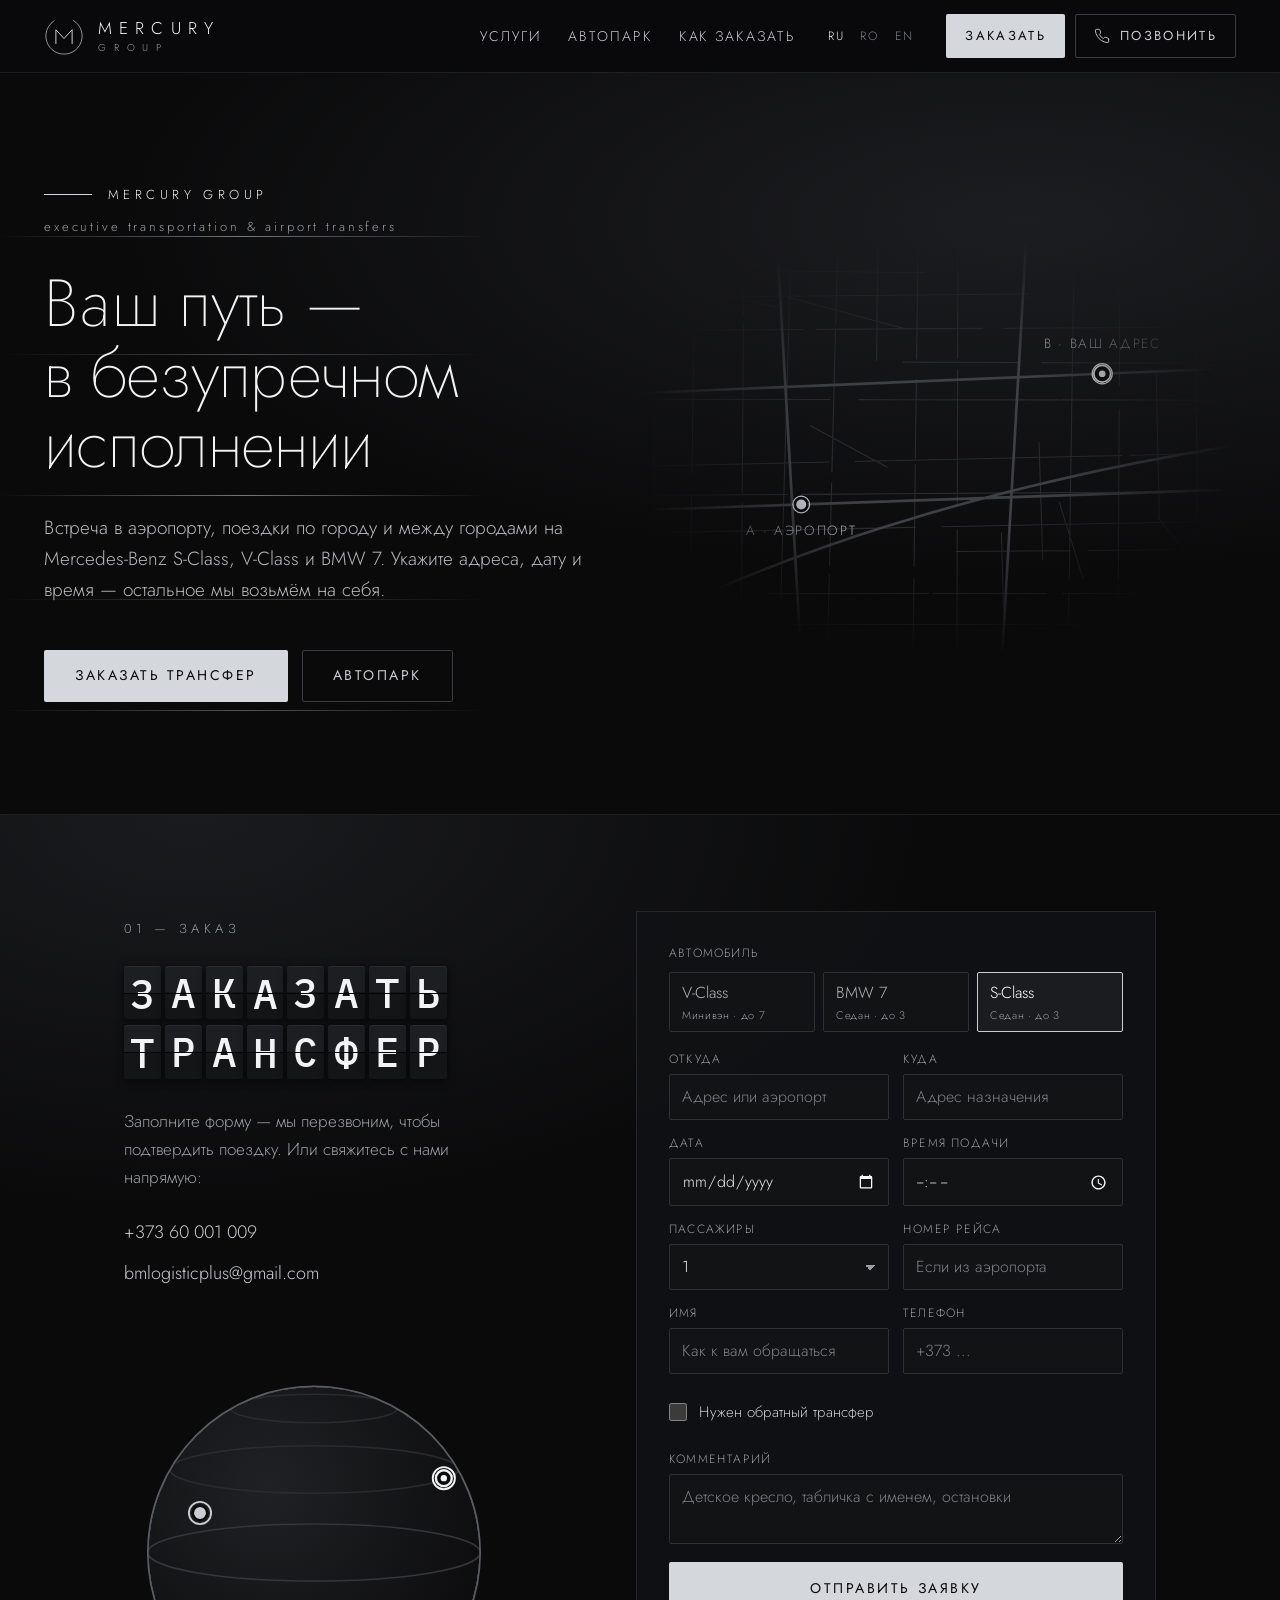
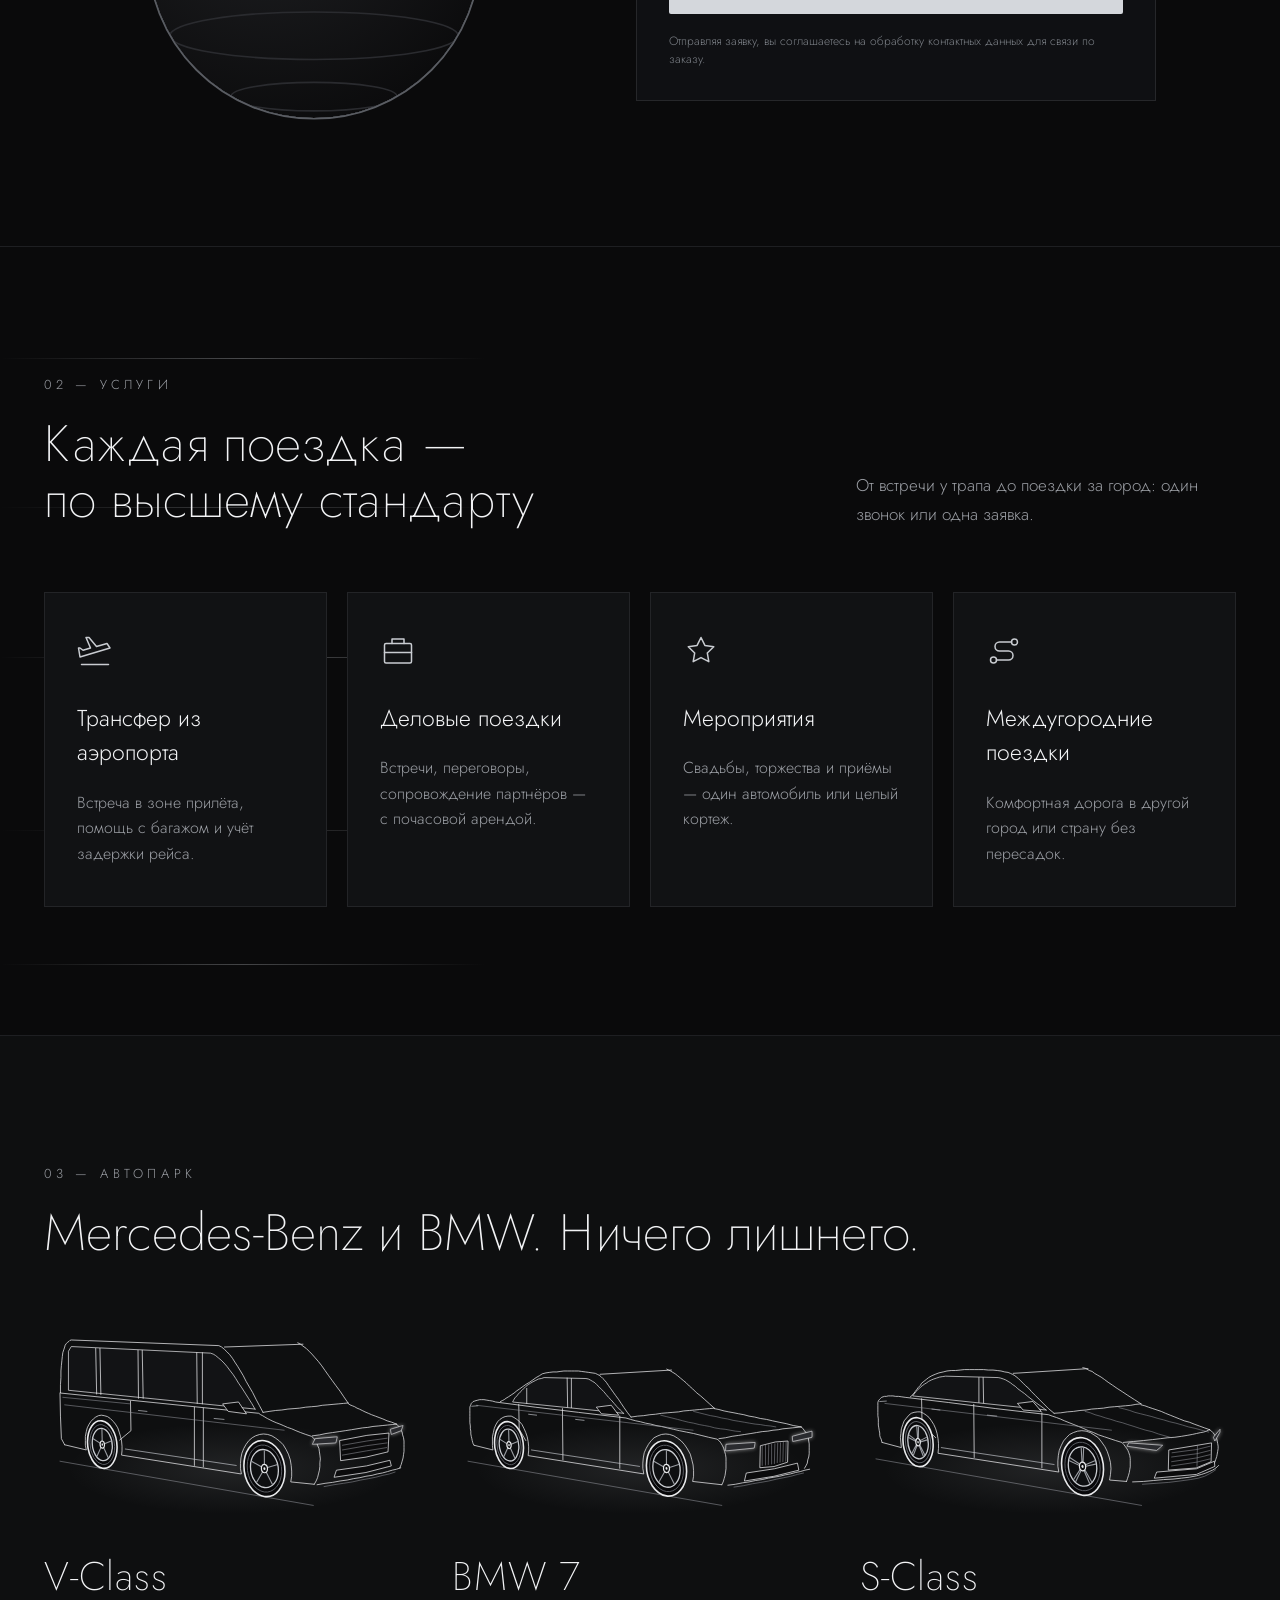
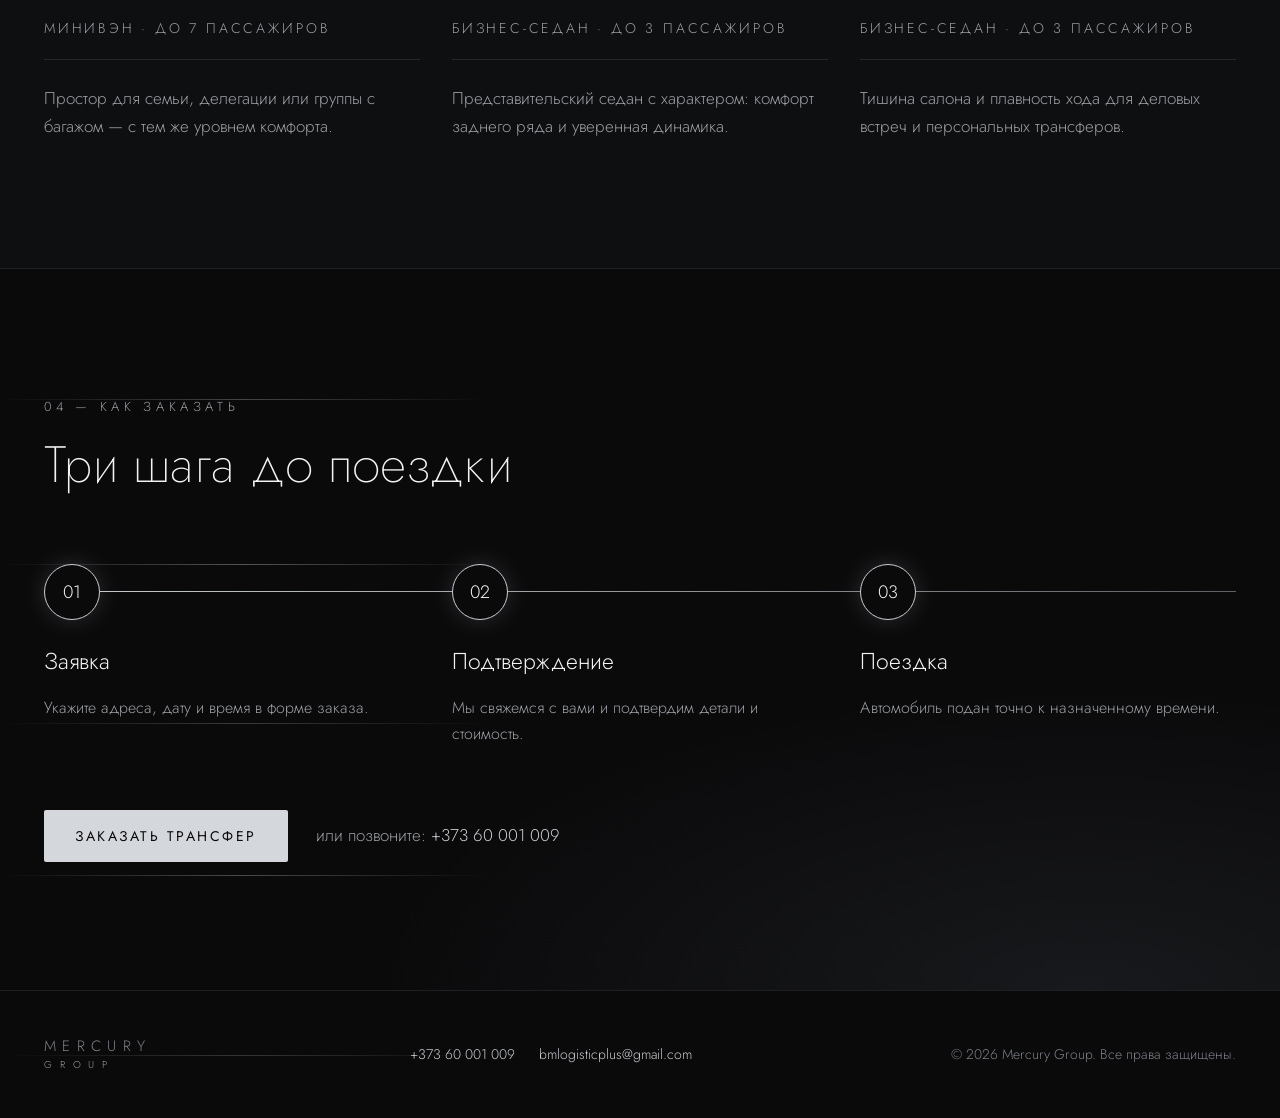
<file: index.html>
<!doctype html>
<html lang="ru" class="no-js">
<head>
<meta charset="utf-8">
<meta name="viewport" content="width=device-width, initial-scale=1, viewport-fit=cover">
<title>Mercury Group — VIP-трансферы и представительский транспорт</title>
<meta name="description" content="Трансферы из аэропорта, деловые и междугородние поездки на Mercedes-Benz S-Class, V-Class и BMW 7. Закажите онлайн: адреса, дата и время.">
<meta name="theme-color" content="#0A0A0B">
<link rel="canonical" href="https://mercurygroup.md/">
<link rel="alternate" hreflang="ru" href="https://mercurygroup.md/">
<link rel="alternate" hreflang="ro" href="https://mercurygroup.md/ro/">
<link rel="alternate" hreflang="en" href="https://mercurygroup.md/en/">
<link rel="alternate" hreflang="x-default" href="https://mercurygroup.md/">
<meta property="og:title" content="Mercury Group — VIP-трансферы и представительский транспорт">
<meta property="og:description" content="Трансферы из аэропорта, деловые и междугородние поездки на Mercedes-Benz S-Class, V-Class и BMW 7. Закажите онлайн: адреса, дата и время.">
<meta property="og:type" content="website">
<link rel="icon" href="assets/favicon.svg" type="image/svg+xml">
<link rel="preconnect" href="https://fonts.googleapis.com">
<link rel="preconnect" href="https://fonts.gstatic.com" crossorigin>
<link href="https://fonts.googleapis.com/css2?family=Jost:wght@200;300;400;500&family=IBM+Plex+Mono:wght@400;500&display=swap" rel="stylesheet">
<link rel="stylesheet" href="assets/css/style.css">
<script>document.documentElement.classList.remove('no-js')</script>
</head>
<body>
<a class="sr-only" href="#booking">Перейти к форме заказа</a>

<header class="site-header">
<div class="wrap header-row">
<a class="brand" href="#top" aria-label="Mercury Group">
<svg class="brand-mark" viewBox="0 0 64 64" fill="none" aria-hidden="true"><circle cx="32" cy="32" r="29" stroke="#C9CCD1" stroke-width="1" stroke-dasharray="150 32" transform="rotate(-60 32 32)"></circle><path d="M19 44 V22 L32 36 L45 22 V44" stroke="#E8E9EB" stroke-width="1.4" stroke-linecap="round" stroke-linejoin="round"></path></svg>
<span class="brand-word"><b>MERCURY</b><small>GROUP</small></span>
</a>
<div class="header-actions">
<nav class="nav" id="nav" aria-label="Разделы">
<div class="nav-links">
<a href="#services">Услуги</a>
<a href="#fleet">Автопарк</a>
<a href="#how">Как заказать</a>
</div>
<div class="lang" aria-label="Язык сайта">
<a href="index.html" hreflang="ru" lang="ru" aria-current="page">RU</a>
<a href="ro/index.html" hreflang="ro" lang="ro" >RO</a>
<a href="en/index.html" hreflang="en" lang="en" >EN</a>
</div>
<a class="btn btn-primary btn-sm" href="#booking">Заказать</a>
</nav>
<div class="call" id="call">
<button class="btn btn-ghost btn-sm call-btn" type="button" aria-expanded="false" aria-controls="call-pop" aria-label="Позвонить">
<svg viewBox="0 0 24 24" fill="none" stroke="currentColor" stroke-width="1.4" stroke-linecap="round" stroke-linejoin="round" aria-hidden="true"><path d="M22 16.9v3a2 2 0 0 1-2.2 2 19.8 19.8 0 0 1-8.6-3.1 19.5 19.5 0 0 1-6-6A19.8 19.8 0 0 1 2.1 4.2 2 2 0 0 1 4.1 2h3a2 2 0 0 1 2 1.7c.1.9.4 1.8.7 2.7a2 2 0 0 1-.5 2.1L8 9.8a16 16 0 0 0 6 6l1.3-1.3a2 2 0 0 1 2.1-.4c.9.3 1.8.6 2.7.7a2 2 0 0 1 1.9 2z"></path></svg>
<span class="call-label">Позвонить</span>
</button>
<div class="call-pop" id="call-pop" role="dialog" aria-label="Позвоните нам">
<p>Позвоните нам</p>
<a class="call-num" href="tel:+37360001009">+373 60 001 009</a>
<p class="call-note">Нажмите на номер, чтобы позвонить</p>
<a class="btn btn-primary" href="tel:+37360001009">Позвонить</a>
<a class="call-mail" href="mailto:bmlogisticplus@gmail.com">bmlogisticplus@gmail.com</a>
</div>
</div>
<button class="burger" type="button" aria-expanded="false" aria-controls="nav" aria-label="Меню"><span></span></button>
</div>
</div>
</header>

<main>
<section class="hero" id="top">
<div class="streaks" aria-hidden="true">
<div class="streak" style="top:22%;animation-duration:7s"></div>
<div class="streak" style="top:38%;animation-duration:11s;animation-delay:-4s;opacity:.6"></div>
<div class="streak" style="top:57%;animation-duration:9s;animation-delay:-2s"></div>
<div class="streak" style="top:71%;animation-duration:13s;animation-delay:-7s;opacity:.5"></div>
<div class="streak" style="top:86%;animation-duration:8s;animation-delay:-5s;opacity:.7"></div>
</div>
<div class="wrap hero-grid">
<div class="hero-text">
<div class="eyebrow in-1"><i></i><b>MERCURY GROUP</b><span>executive transportation &amp; airport transfers</span></div>
<h1 class="in-1 d1">Ваш путь — в&#160;безупречном исполнении</h1>
<p class="lead in-1 d2">Встреча в аэропорту, поездки по городу и между городами на Mercedes-Benz S-Class, V-Class и BMW 7. Укажите адреса, дату и время — остальное мы возьмём на себя.</p>
<div class="hero-cta in-1 d3">
<a class="btn btn-primary" href="#booking">Заказать трансфер</a>
<a class="btn btn-ghost" href="#fleet">Автопарк</a>
</div>
</div>
<div class="hero-map in-1 d2">
<svg viewBox="0 0 720 520" width="100%" role="img" aria-label="Карта: маршрут от аэропорта до адреса клиента" style="display: block">
<path d="M531.0 16.2L669.2 14.8M671.7 14.7L720.0 14.2M0.0 52.4L348.0 55.7M0.0 85.5L200.7 83.7M207.2 83.7L470.8 81.3M0.0 124.8L202.0 123.7M218.3 123.6L417.0 122.4M442.1 122.3L628.0 121.2M646.9 121.1L720.0 120.6M321.6 162.8L460.3 163.3M487.8 163.4L720.0 164.1M0.0 207.3L234.7 207.6M268.7 207.7L507.6 208.0M509.7 208.0L720.0 208.4M0.0 287.6L233.1 282.3M264.9 281.6L583.3 274.4M593.3 274.2L720.0 271.4M0.0 322.3L183.0 321.1M200.5 321.0L465.8 319.2M466.0 319.2L692.1 317.6M712.5 317.5L720.0 317.5M0.0 367.3L336.9 360.4M368.3 359.8L681.8 353.4M696.1 353.2L720.0 352.7M385.5 389.4L521.0 388.3M543.1 388.1L706.9 386.8M161.7 439.6L352.3 439.6M358.1 439.6L493.1 439.6M512.1 439.6L675.5 439.6M676.4 439.6L720.0 439.6M0.0 476.9L168.1 476.7M187.3 476.7L496.4 476.3M504.4 476.3L720.0 476.0M21.8 0.0L22.7 113.4M23.4 215.7L24.3 334.1M24.5 364.0L25.6 511.7M71.8 119.8L69.3 295.1M69.0 321.3L66.8 474.1M66.4 499.1L66.2 520.0M131.7 0.0L131.0 105.8M130.9 116.2L129.5 319.2M129.4 331.5L128.4 472.1M188.5 0.0L182.6 206.9M182.0 227.4L178.1 360.1M178.0 364.2L175.7 444.4M175.1 464.7L173.5 520.0M244.2 0.0L241.2 117.3M241.0 124.8L236.7 294.3M236.4 307.3L233.9 405.8M233.6 416.8L231.0 520.0M291.7 0.0L290.2 161.0M339.9 0.0L338.0 158.9M337.7 183.3L336.5 277.9M336.4 285.6L335.0 406.8M334.8 422.7L333.6 520.0M387.4 0.0L387.1 157.9M387.0 172.0L386.7 333.2M386.6 362.6L386.2 520.0M439.5 367.3L441.8 456.7M484.4 258.7L488.9 398.8M526.8 0.0L524.9 127.7M524.9 128.3L522.4 292.7M522.4 293.3L520.5 423.0M520.2 439.0L519.0 520.0M581.5 0.0L581.0 84.2M581.0 92.6L580.4 190.8M580.3 219.3L579.2 425.0M579.2 429.7L578.7 520.0M624.5 173.6L628.3 350.6M671.1 0.0L672.7 222.6M672.7 226.6L673.8 386.8M674.6 499.7L674.8 520.0M714.1 139.9L712.5 220.3M712.2 237.5L710.0 345.1M709.4 374.2L707.6 468.8M707.3 482.3L706.6 520.0M495.2 510.9L563.1 637.0M508.8 330.7L536.8 421.2M39.2 67.5L170.0 97.1M184.0 84.9L323.1 122.7M626.8 348.7L680.1 413.9M211.0 238.9L303.0 288.6M189.5 500.1L75.3 510.0" fill="none" stroke="#2A2B2F" stroke-width="1.3" stroke-linecap="round"></path>
<path d="M0.0 340.0L720.0 315.0M0.0 200.0L720.0 170.0M170.0 0.0L200.0 520.0M470.0 0.0L440.0 520.0M0 480Q300 330 720 262" fill="none" stroke="#3E4045" stroke-width="3.2" stroke-linecap="round"></path>

<path class="mg-route" d="M200.0 333.1L451.3 324.3L459.6 180.9L560.0 176.7" pathLength="1000" fill="none" stroke="#C9CCD1" stroke-opacity="0.18" stroke-width="14" stroke-linecap="round" stroke-linejoin="round"></path>
<path class="mg-route" d="M200.0 333.1L451.3 324.3L459.6 180.9L560.0 176.7" pathLength="1000" fill="none" stroke="#E8E9EB" stroke-width="3.2" stroke-linecap="round" stroke-linejoin="round"></path>
<path class="mg-head" d="M200.0 333.1L451.3 324.3L459.6 180.9L560.0 176.7" pathLength="1000" fill="none" stroke="#FFFFFF" stroke-width="5" stroke-linecap="round" stroke-linejoin="round"></path>

<circle class="mg-pulse" cx="200" cy="333.1" r="10" fill="none" stroke="#C9CCD1" stroke-width="1.5"></circle>
<circle cx="200" cy="333.1" r="7" fill="#C9CCD1" stroke="#0A0A0B" stroke-width="2"></circle>
<text x="200" y="370" text-anchor="middle" fill="#B4B7BC" font-size="16" letter-spacing="2">A · АЭРОПОРТ</text>

<circle class="mg-pulse" cx="560" cy="176.7" r="12" fill="none" stroke="#F2F3F5" stroke-width="1.5" style="animation-delay: 1.2s"></circle>
<g class="mg-arrive">
<circle cx="560" cy="176.7" r="10" fill="#0A0A0B" stroke="#F2F3F5" stroke-width="2"></circle>
<circle cx="560" cy="176.7" r="4" fill="#F2F3F5"></circle>
</g>
<text x="560" y="146" text-anchor="middle" fill="#B4B7BC" font-size="16" letter-spacing="2">B · ВАШ АДРЕС</text>
</svg>
</div>
</div>
</section>

<section class="booking" id="booking">
<div class="wrap booking-grid">
<div class="booking-info reveal">
<div class="label">01 — Заказ</div>
<h2 class="flip-title" id="flip" data-words="ЗАКАЗАТЬ|ТРАНСФЕР" aria-label="Заказать трансфер">Заказать трансфер</h2>
<p class="lead">Заполните форму — мы перезвоним, чтобы подтвердить поездку. Или свяжитесь с нами напрямую:</p>
<div class="contacts">
<a href="tel:+37360001009">+373 60 001 009</a>
<a href="mailto:bmlogisticplus@gmail.com">bmlogisticplus@gmail.com</a>
</div>
<div class="globe">
<svg viewBox="80 30 240 260" width="100%" role="img" aria-label="Глобус: самолёт летит из одной точки в другую" style="display: block; overflow: visible">
<defs>
<radialGradient id="mgGlobeFill" cx="0.36" cy="0.3" r="0.8">
<stop offset="0" stop-color="#202124"></stop>
<stop offset="1" stop-color="#0A0A0B"></stop>
</radialGradient>
<clipPath id="mgGlobeClip"><circle cx="200" cy="175" r="105"></circle></clipPath>
</defs>
<circle cx="200" cy="175" r="105" fill="url(#mgGlobeFill)"></circle>
<g clip-path="url(#mgGlobeClip)" fill="none" stroke-width="1">
<ellipse cx="200" cy="175" rx="105" ry="18" stroke="#34363B"></ellipse>
<ellipse cx="200" cy="122.5" rx="91" ry="15" stroke="#2A2B2F"></ellipse>
<ellipse cx="200" cy="227.5" rx="91" ry="15" stroke="#2A2B2F"></ellipse>
<ellipse cx="200" cy="84" rx="52.5" ry="9" stroke="#2A2B2F"></ellipse>
<ellipse cx="200" cy="266" rx="52.5" ry="9" stroke="#2A2B2F"></ellipse>
<ellipse class="mg-mer" cx="200" cy="175" rx="105" ry="105" stroke="#3A3C41"></ellipse>
<ellipse class="mg-mer" cx="200" cy="175" rx="105" ry="105" stroke="#3A3C41" style="animation-delay: -2s"></ellipse>
<ellipse class="mg-mer" cx="200" cy="175" rx="105" ry="105" stroke="#3A3C41" style="animation-delay: -4s"></ellipse>
<ellipse class="mg-mer" cx="200" cy="175" rx="105" ry="105" stroke="#3A3C41" style="animation-delay: -6s"></ellipse>
<ellipse class="mg-mer" cx="200" cy="175" rx="105" ry="105" stroke="#3A3C41" style="animation-delay: -8s"></ellipse>
<ellipse class="mg-mer" cx="200" cy="175" rx="105" ry="105" stroke="#3A3C41" style="animation-delay: -10s"></ellipse>
</g>
<circle cx="200" cy="175" r="105" fill="none" stroke="#5A5D63" stroke-width="1"></circle>

<path class="mg-flyroute" d="M128 150 Q205 -30 282 128" pathLength="1000" fill="none" stroke="#C9CCD1" stroke-opacity="0.2" stroke-width="7" stroke-linecap="round"></path>
<path class="mg-flyroute" d="M128 150 Q205 -30 282 128" pathLength="1000" fill="none" stroke="#E8E9EB" stroke-width="1.6" stroke-linecap="round"></path>

<circle class="mg-pulse" cx="128" cy="150" r="7" fill="none" stroke="#C9CCD1" stroke-width="1.2"></circle>
<circle cx="128" cy="150" r="4.5" fill="#C9CCD1" stroke="#0A0A0B" stroke-width="1.5"></circle>
<circle class="mg-pulse" cx="282" cy="128" r="7" fill="none" stroke="#F2F3F5" stroke-width="1.2" style="animation-delay: 1.2s"></circle>
<circle cx="282" cy="128" r="5" fill="#0A0A0B" stroke="#F2F3F5" stroke-width="1.5"></circle>
<circle cx="282" cy="128" r="2" fill="#F2F3F5"></circle>

<g class="mg-fly">
<path d="M11 0 L-5 -2.6 L-9 -11 L-12 -11 L-9.5 -2.4 L-13 -2 L-15 -6 L-17 -6 L-16 0 L-17 6 L-15 6 L-13 2 L-9.5 2.4 L-12 11 L-9 11 L-5 2.6 Z" fill="#F2F3F5"></path>
</g>
</svg>
</div>
</div>

<div class="form-col">
<form class="bform reveal" id="bform" novalidate>
<fieldset>
<legend>Автомобиль</legend>
<div class="cars">
<button type="button" class="pill" data-car="V-Class" aria-pressed="false"><b>V-Class</b><small>Минивэн · до 7</small></button>
<button type="button" class="pill" data-car="BMW 7" aria-pressed="false"><b>BMW 7</b><small>Седан · до 3</small></button>
<button type="button" class="pill" data-car="S-Class" aria-pressed="true"><b>S-Class</b><small>Седан · до 3</small></button>
</div>
<input type="hidden" name="car" value="S-Class">
</fieldset>
<div class="fgrid">
<label class="field"><span class="flabel">Откуда</span><input class="fld" name="from" required maxlength="200" placeholder="Адрес или аэропорт" autocomplete="street-address"></label>
<label class="field"><span class="flabel">Куда</span><input class="fld" name="to" required maxlength="200" placeholder="Адрес назначения"></label>
<label class="field"><span class="flabel">Дата</span><input class="fld" type="date" name="date" required></label>
<label class="field"><span class="flabel">Время подачи</span><input class="fld" type="time" name="time" required></label>
<label class="field"><span class="flabel">Пассажиры</span><select class="fld" name="pax"><option>1</option><option>2</option><option>3</option><option>4</option><option>5</option><option>6</option><option>7</option></select></label>
<label class="field"><span class="flabel">Номер рейса</span><input class="fld" name="flight" maxlength="20" placeholder="Если из аэропорта"></label>
<label class="field"><span class="flabel">Имя</span><input class="fld" name="name" required maxlength="100" autocomplete="name" placeholder="Как к вам обращаться"></label>
<label class="field"><span class="flabel">Телефон</span><input class="fld" type="tel" name="phone" required maxlength="30" autocomplete="tel" placeholder="+373 ..."></label>
</div>
<label class="check"><input type="checkbox" name="roundtrip" id="roundtrip">Нужен обратный трансфер</label>
<div class="return" id="return">
<label class="field"><span class="flabel">Дата обратно</span><input class="fld" type="date" name="returnDate"></label>
<label class="field"><span class="flabel">Время обратно</span><input class="fld" type="time" name="returnTime"></label>
</div>
<label class="field"><span class="flabel">Комментарий</span><textarea class="fld" name="comment" rows="2" maxlength="1000" placeholder="Детское кресло, табличка с именем, остановки"></textarea></label>
<div class="hp" aria-hidden="true"><label>Company<input name="company" tabindex="-1" autocomplete="off"></label></div>
<input type="hidden" name="lang" value="ru">
<button class="btn btn-primary" type="submit" data-sending="Отправляем…">Отправить заявку</button>
<p class="form-error" id="form-error" role="alert" hidden>Не удалось отправить заявку. Позвоните нам: <a href="tel:+37360001009">+373 60 001 009</a></p>
<p class="consent">Отправляя заявку, вы соглашаетесь на обработку контактных данных для связи по заказу.</p>
</form>
<div class="sent" id="sent" role="status" tabindex="-1">
<svg width="72" height="72" viewBox="0 0 72 72" fill="none" aria-hidden="true"><circle class="draw" cx="36" cy="36" r="34" stroke="#C9CCD1" stroke-width="1"></circle><path class="draw draw2" d="M23 37 L32 46 L50 27" stroke="#F2F3F5" stroke-width="1.4" stroke-linecap="round" stroke-linejoin="round"></path></svg>
<h3>Заявка принята</h3>
<p>Спасибо! Мы свяжемся с вами в ближайшее время, чтобы подтвердить поездку.</p>
<button class="btn btn-ghost" type="button" id="again">Новая заявка</button>
</div>
</div>
</div>
</section>

<section class="services wrap" id="services">
<div class="streaks" aria-hidden="true" style="left:50%;right:auto;width:100vw;transform:translateX(-50%)">
<div class="streak" style="top:14%;animation-duration:9s;animation-delay:-3s;opacity:.6"></div>
<div class="streak" style="top:33%;animation-duration:12s;animation-delay:-8s;opacity:.45"></div>
<div class="streak" style="top:52%;animation-duration:8s;animation-delay:-1s;opacity:.7"></div>
<div class="streak" style="top:74%;animation-duration:14s;animation-delay:-6s;opacity:.4"></div>
<div class="streak" style="top:91%;animation-duration:10s;animation-delay:-4s;opacity:.55"></div>
</div>
<div class="sec-head reveal">
<div><div class="label">02 — Услуги</div><h2 class="h2">Каждая поездка —<br>по высшему стандарту</h2></div>
<p class="lead">От встречи у трапа до поездки за город: один звонок или одна заявка.</p>
</div>
<div class="cards">
<article class="card reveal"><svg class="ic ic-plane" viewBox="0 0 24 24" fill="none" stroke="#C9CCD1" stroke-width="1" stroke-linecap="round" stroke-linejoin="round" aria-hidden="true"><path d="M2 16l20-6-2-3-7 2-5-6H6l3 7-5 1.5L2 10H1l1 6z"></path><path d="M3 21h18"></path></svg><h3>Трансфер из аэропорта</h3><p>Встреча в зоне прилёта, помощь с багажом и учёт задержки рейса.</p></article>
<article class="card reveal"><svg class="ic ic-shake" viewBox="0 0 24 24" fill="none" stroke="#C9CCD1" stroke-width="1" stroke-linecap="round" stroke-linejoin="round" aria-hidden="true"><rect x="3" y="7" width="18" height="13" rx="1"></rect><path d="M8 7V4h8v3"></path><path d="M3 13h18"></path></svg><h3>Деловые поездки</h3><p>Встречи, переговоры, сопровождение партнёров — с почасовой арендой.</p></article>
<article class="card reveal"><svg class="ic ic-spin" viewBox="0 0 24 24" fill="none" stroke="#C9CCD1" stroke-width="1" stroke-linecap="round" stroke-linejoin="round" aria-hidden="true"><path d="M12 3l2.6 5.3 5.9.9-4.3 4.1 1 5.8L12 16.4 6.8 19.1l1-5.8L3.5 9.2l5.9-.9z"></path></svg><h3>Мероприятия</h3><p>Свадьбы, торжества и приёмы — один автомобиль или целый кортеж.</p></article>
<article class="card reveal"><svg class="ic ic-route" viewBox="0 0 24 24" fill="none" stroke="#C9CCD1" stroke-width="1" stroke-linecap="round" stroke-linejoin="round" aria-hidden="true"><circle cx="5" cy="18" r="2"></circle><circle cx="19" cy="6" r="2"></circle><path d="M7 18h8a3 3 0 0 0 0-6H9a3 3 0 0 1 0-6h8"></path></svg><h3>Междугородние поездки</h3><p>Комфортная дорога в другой город или страну без пересадок.</p></article>
</div>
</section>

<section class="fleet" id="fleet">
<div class="wrap">
<div class="reveal"><div class="label">03 — Автопарк</div><h2 class="h2">Mercedes-Benz и BMW. Ничего лишнего.</h2></div>
<div class="fleet-grid">
<article class="car-card reveal">
<div class="carwrap"><svg class="mg-car mg-lc mg-lc-v" viewBox="0 0 800 420" width="100%" role="img" aria-label="Рисунок минивэна" style="display: block; overflow: visible"><defs><linearGradient id="mgcvb0" gradientUnits="userSpaceOnUse" x1="600" y1="248" x2="739" y2="315"><stop offset="0" stop-color="#F2F3F5" stop-opacity="0.55"></stop><stop offset="1" stop-color="#F2F3F5" stop-opacity="0"></stop></linearGradient><linearGradient id="mgcvb1" gradientUnits="userSpaceOnUse" x1="752" y1="226" x2="897" y2="283"><stop offset="0" stop-color="#F2F3F5" stop-opacity="0.55"></stop><stop offset="1" stop-color="#F2F3F5" stop-opacity="0"></stop></linearGradient></defs><path d="M573 386 L34 292" fill="none" stroke="#9A9DA3" stroke-width="1.1" stroke-linecap="round" stroke-linejoin="round"></path><g class="mg-sway"><path class="mg-beam" d="M617 242 L583 254 L685 336 L794 295 Z" fill="url(#mgcvb0)"></path><path class="mg-beam" d="M738 224 L766 227 L941 282 L852 284 Z" fill="url(#mgcvb1)"></path><path d="M44 257 L90 268 L88 258 L88 248 L88 239 L90 229 L92 221 L96 213 L100 207 L105 202 L110 198 L116 195 L122 194 L128 195 L135 197 L141 201 L147 207 L152 213 L157 221 L160 230 L163 240 L165 249 L166 260 L166 270 L165 279 L419 319 L420 319 L418 308 L418 297 L419 285 L421 275 L425 265 L430 256 L436 248 L443 242 L450 238 L459 235 L467 234 L476 235 L485 238 L493 243 L501 249 L509 257 L515 267 L520 277 L524 289 L526 301 L527 313 L527 324 L525 336 L575 341" fill="none" stroke="#E8E9EB" stroke-width="1.6" stroke-linecap="round" stroke-linejoin="round"></path><path d="M575 341 L579 334 L582 327 L584 319 L586 311 L587 303 L587 295 L588 287 L587 279 L586 272 L585 265 L582 258 L580 252 L577 247 L573 242 L569 239 L569 239 L557 235 L546 231 L536 227 L527 223 L518 220 L509 216 L502 213 L494 210 L487 207 L481 204 L475 201 L470 198 L465 195 L461 193 L457 190 L36 147 L34 146 L35 196 L37 244 L44 257" fill="none" stroke="#E8E9EB" stroke-width="1.6" stroke-linecap="round" stroke-linejoin="round"></path><path d="M466 188 L458 173 L451 160 L444 146 L437 134 L430 122 L424 110 L418 100 L412 90 L406 81 L401 73 L395 65 L389 59 L384 54 L378 49 L372 46 L58 34 L58 34 L55 35 L53 37 L50 39 L48 41 L45 45 L44 49 L42 55 L40 61 L39 69 L38 78 L37 88 L36 100 L36 114 L35 129 L35 146" fill="none" stroke="#E8E9EB" stroke-width="1.6" stroke-linecap="round" stroke-linejoin="round"></path><path d="M647 168 L638 155 L630 143 L621 131 L613 120 L605 109 L598 99 L591 89 L584 80 L577 72 L570 64 L564 58 L558 52 L551 47 L546 43 L540 40" fill="none" stroke="#E8E9EB" stroke-width="1.6" stroke-linecap="round" stroke-linejoin="round"></path><path d="M384 49 L551 43" fill="none" stroke="#E8E9EB" stroke-width="1.6" stroke-linecap="round" stroke-linejoin="round"></path><path d="M466 188 L479 186 L493 184 L506 183 L519 181 L532 180 L544 179 L557 177 L569 176 L581 175 L592 173 L604 172 L615 171 L626 170 L637 169 L647 168" fill="none" stroke="#E8E9EB" stroke-width="1.6" stroke-linecap="round" stroke-linejoin="round"></path><path d="M449 181 L442 169 L435 158 L428 147 L421 136 L414 126 L408 116 L402 107 L395 98 L389 90 L383 83 L377 77 L371 72 L365 67 L360 64 L354 62 L58 48 L52 58 L52 141 L449 181 Z" fill="#121315" stroke="#E8E9EB" stroke-width="1.5" stroke-linecap="round" stroke-linejoin="round"></path><path d="M337 170 L337 61" fill="none" stroke="#E8E9EB" stroke-width="1.6" stroke-linecap="round" stroke-linejoin="round"></path><path d="M326 169 L325 61" fill="none" stroke="#E8E9EB" stroke-width="1.6" stroke-linecap="round" stroke-linejoin="round"></path><path d="M211 158 L209 56" fill="none" stroke="#E8E9EB" stroke-width="1.6" stroke-linecap="round" stroke-linejoin="round"></path><path d="M201 158 L200 56" fill="none" stroke="#E8E9EB" stroke-width="1.6" stroke-linecap="round" stroke-linejoin="round"></path><path d="M121 150 L119 52" fill="none" stroke="#E8E9EB" stroke-width="1.6" stroke-linecap="round" stroke-linejoin="round"></path><path d="M112 149 L110 52" fill="none" stroke="#E8E9EB" stroke-width="1.6" stroke-linecap="round" stroke-linejoin="round"></path><path d="M430 191 L392 186 L380 170 L413 166 Z" fill="#0B0B0C" stroke="#E8E9EB" stroke-width="1.6" stroke-linecap="round" stroke-linejoin="round"></path><path d="M339 179 L339 304" fill="none" stroke="#E8E9EB" stroke-width="1.6" stroke-linecap="round" stroke-linejoin="round"></path><path d="M320 177 L320 301" fill="none" stroke="#E8E9EB" stroke-width="1.6" stroke-linecap="round" stroke-linejoin="round"></path><path d="M184 164 L185 227 L161 247" fill="none" stroke="#E8E9EB" stroke-width="1.6" stroke-linecap="round" stroke-linejoin="round"></path><path d="M184 170 L40 156" fill="none" stroke="#9A9DA3" stroke-width="1.1" stroke-linecap="round" stroke-linejoin="round"></path><path d="M383 203 L362 201" fill="none" stroke="#C9CCD1" stroke-width="1.4" stroke-linecap="round" stroke-linejoin="round"></path><path d="M219 186 L201 184" fill="none" stroke="#C9CCD1" stroke-width="1.4" stroke-linecap="round" stroke-linejoin="round"></path><path d="M511 226 L44 172" fill="none" stroke="#9A9DA3" stroke-width="1.1" stroke-linecap="round" stroke-linejoin="round"></path><path d="M409 301 L173 266" fill="none" stroke="#C9CCD1" stroke-width="1.4" stroke-linecap="round" stroke-linejoin="round"></path><path d="M571 238 L586 236 L600 233 L614 231 L628 229 L641 227 L654 225 L666 223 L678 221 L689 220 L700 218 L711 217 L721 216 L731 215 L741 214 L750 213" fill="none" stroke="#E8E9EB" stroke-width="1.6" stroke-linecap="round" stroke-linejoin="round"></path><path d="M750 213 L740 209 L730 206 L721 202 L713 199 L705 196 L697 193 L690 190 L683 187 L677 184 L671 181 L666 179 L661 176 L656 174 L651 172 L647 169" fill="none" stroke="#E8E9EB" stroke-width="1.6" stroke-linecap="round" stroke-linejoin="round"></path><path d="M581 342 L598 339 L614 337 L630 334 L645 332 L659 329 L672 327 L685 324 L698 322 L709 319 L720 317 L731 314 L741 311 L750 309 L759 306" fill="none" stroke="#E8E9EB" stroke-width="1.6" stroke-linecap="round" stroke-linejoin="round"></path><path d="M757 306 L760 299 L762 292 L764 285 L765 278 L766 271 L766 263 L766 256 L766 249 L765 242 L763 236 L762 230 L759 225 L757 220 L753 216 L750 213" fill="none" stroke="#E8E9EB" stroke-width="1.6" stroke-linecap="round" stroke-linejoin="round"></path><path d="M631 290 L629 248 L687 237 L734 232 L732 272 L686 283 Z" fill="#0B0B0C" stroke="#E8E9EB" stroke-width="1.6" stroke-linecap="round" stroke-linejoin="round"></path><path d="M635 279 L686 270 L729 263" fill="none" stroke="#9A9DA3" stroke-width="1.1" stroke-linecap="round" stroke-linejoin="round"></path><path d="M635 268 L686 259 L730 253" fill="none" stroke="#9A9DA3" stroke-width="1.1" stroke-linecap="round" stroke-linejoin="round"></path><path d="M635 258 L687 249 L730 243" fill="none" stroke="#9A9DA3" stroke-width="1.1" stroke-linecap="round" stroke-linejoin="round"></path><path d="M618 326 L685 316 L739 302 L736 290 L686 302 L623 311 Z" fill="#0B0B0C" stroke="#E8E9EB" stroke-width="1.6" stroke-linecap="round" stroke-linejoin="round"></path><path d="M596 346 L617 342 L637 339 L656 336 L674 332 L691 329 L706 326 L721 322 L735 319 L747 315" fill="none" stroke="#9A9DA3" stroke-width="1.1" stroke-linecap="round" stroke-linejoin="round"></path><path class="mg-lamp" d="M624 240 L577 244 L571 256 L621 253 Z" stroke="#E8E9EB" stroke-width="1.3" stroke-linejoin="round"></path><path class="mg-lamp" d="M737 224 L764 216 L760 227 L739 235 Z" stroke="#E8E9EB" stroke-width="1.3" stroke-linejoin="round"></path></g><g transform="matrix(-43.68 -6.47 0.29 -59.29 469.0 307.6)"><circle r="1" fill="#08080A" stroke="#E8E9EB" stroke-width="1.6" vector-effect="non-scaling-stroke"></circle><circle r="0.84" fill="none" stroke="#5A5D63" stroke-width="1" vector-effect="non-scaling-stroke"></circle><g class="mg-spin"><circle r="0.68" fill="#0E0F11" stroke="#C9CCD1" stroke-width="1.3" vector-effect="non-scaling-stroke"></circle><path d="M0.153 0.047 L0.611 0.189 M0.002 0.160 L0.009 0.640 M-0.151 0.052 L-0.606 0.206 M-0.096 -0.128 L-0.383 -0.512 M0.092 -0.131 L0.369 -0.523 " stroke="#9A9DA3" stroke-width="1.1" stroke-linecap="round" vector-effect="non-scaling-stroke"></path><circle r="0.15" fill="none" stroke="#E8E9EB" stroke-width="1.2" vector-effect="non-scaling-stroke"></circle><circle r="0.05" fill="#E8E9EB"></circle></g></g><g transform="matrix(-31.43 -4.65 -0.77 -50.35 124.0 256.5)"><circle r="1" fill="#08080A" stroke="#E8E9EB" stroke-width="1.6" vector-effect="non-scaling-stroke"></circle><circle r="0.84" fill="none" stroke="#5A5D63" stroke-width="1" vector-effect="non-scaling-stroke"></circle><g class="mg-spin"><circle r="0.68" fill="#0E0F11" stroke="#C9CCD1" stroke-width="1.3" vector-effect="non-scaling-stroke"></circle><path d="M0.153 0.047 L0.611 0.189 M0.002 0.160 L0.009 0.640 M-0.151 0.052 L-0.606 0.206 M-0.096 -0.128 L-0.383 -0.512 M0.092 -0.131 L0.369 -0.523 " stroke="#9A9DA3" stroke-width="1.1" stroke-linecap="round" vector-effect="non-scaling-stroke"></path><circle r="0.15" fill="none" stroke="#E8E9EB" stroke-width="1.2" vector-effect="non-scaling-stroke"></circle><circle r="0.05" fill="#E8E9EB"></circle></g></g></svg></div>
<div class="car-head"><h3>V-Class</h3><span>Минивэн · до 7 пассажиров</span></div>
<p>Простор для семьи, делегации или группы с багажом — с тем же уровнем комфорта.</p>
</article>
<article class="car-card reveal">
<div class="carwrap"><svg class="mg-car mg-lc mg-lc-b" viewBox="0 0 800 420" width="100%" role="img" aria-label="Рисунок бизнес-седана" style="display: block; overflow: visible"><defs><linearGradient id="mgcbb0" gradientUnits="userSpaceOnUse" x1="614" y1="260" x2="745" y2="327"><stop offset="0" stop-color="#F2F3F5" stop-opacity="0.55"></stop><stop offset="1" stop-color="#F2F3F5" stop-opacity="0"></stop></linearGradient><linearGradient id="mgcbb1" gradientUnits="userSpaceOnUse" x1="746" y1="240" x2="883" y2="298"><stop offset="0" stop-color="#F2F3F5" stop-opacity="0.55"></stop><stop offset="1" stop-color="#F2F3F5" stop-opacity="0"></stop></linearGradient></defs><path d="M574 386 L34 292" fill="none" stroke="#9A9DA3" stroke-width="1.1" stroke-linecap="round" stroke-linejoin="round"></path><g class="mg-sway"><path class="mg-beam" d="M630 255 L598 266 L693 347 L798 307 Z" fill="url(#mgcbb0)"></path><path class="mg-beam" d="M732 239 L760 241 L927 297 L840 299 Z" fill="url(#mgcbb1)"></path><path d="M47 258 L87 268 L86 259 L86 249 L86 240 L88 231 L90 222 L93 215 L97 208 L102 203 L108 199 L113 197 L119 196 L126 196 L132 199 L138 203 L144 208 L149 214 L153 222 L157 231 L160 240 L162 250 L163 260 L163 270 L162 280 L408 319 L408 319 L406 307 L406 296 L407 285 L409 274 L413 265 L418 256 L424 248 L430 242 L438 238 L446 235 L455 234 L463 235 L472 238 L480 243 L488 249 L495 257 L501 266 L507 277 L510 288 L513 300 L514 312 L514 324 L512 335 L574 342" fill="none" stroke="#E8E9EB" stroke-width="1.6" stroke-linecap="round" stroke-linejoin="round"></path><path d="M574 342 L577 336 L579 329 L581 322 L582 315 L583 308 L583 300 L583 292 L583 285 L582 278 L580 271 L578 264 L575 258 L572 253 L569 249 L564 245 L564 245 L546 241 L530 237 L514 233 L499 230 L484 227 L471 224 L458 221 L446 218 L434 216 L423 213 L412 211 L401 208 L391 206 L380 203 L370 200 L370 200 L269 188 L177 177 L93 166 L93 166 L86 164 L80 163 L74 162 L68 161 L63 161 L59 161 L55 162 L51 163 L48 164 L45 165 L43 167 L41 169 L40 172 L39 174 L38 177 L38 177 L38 184 L38 191 L38 197 L38 204 L38 210 L39 217 L39 223 L40 228 L40 234 L41 239 L42 243 L43 248 L44 252 L45 255 L47 258" fill="none" stroke="#E8E9EB" stroke-width="1.6" stroke-linecap="round" stroke-linejoin="round"></path><path d="M381 198 L373 188 L366 178 L360 169 L354 160 L348 152 L343 145 L338 138 L333 131 L329 125 L325 120 L321 116 L317 112 L313 109 L309 107 L305 105 L305 105 L298 104 L291 103 L284 102 L276 101 L269 100 L261 100 L254 100 L246 100 L238 100 L230 101 L223 102 L215 102 L207 103 L200 104 L192 106 L192 106 L186 110 L179 114 L172 119 L165 124 L158 128 L151 133 L144 138 L138 142 L132 147 L126 151 L120 155 L115 158 L111 161 L107 163 L103 165" fill="none" stroke="#E8E9EB" stroke-width="1.6" stroke-linecap="round" stroke-linejoin="round"></path><path d="M558 179 L548 170 L538 161 L529 153 L520 146 L512 138 L505 132 L498 125 L492 120 L486 115 L480 110 L475 106 L470 103 L465 100 L461 98 L457 96" fill="none" stroke="#E8E9EB" stroke-width="1.6" stroke-linecap="round" stroke-linejoin="round"></path><path d="M315 107 L467 98" fill="none" stroke="#E8E9EB" stroke-width="1.6" stroke-linecap="round" stroke-linejoin="round"></path><path d="M381 198 L395 196 L408 195 L421 193 L433 192 L446 190 L458 189 L470 188 L482 187 L493 185 L505 184 L516 183 L527 182 L537 181 L548 180 L558 179" fill="none" stroke="#E8E9EB" stroke-width="1.6" stroke-linecap="round" stroke-linejoin="round"></path><path d="M365 190 L358 183 L351 176 L345 169 L339 162 L333 156 L328 150 L323 144 L318 139 L313 134 L308 129 L304 125 L299 122 L294 119 L290 117 L285 116 L196 114 L196 114 L190 116 L184 117 L178 120 L172 123 L167 126 L162 129 L157 133 L153 137 L149 141 L145 145 L141 149 L138 153 L134 157 L131 162 L129 166 L365 190 Z" fill="#121315" stroke="#E8E9EB" stroke-width="1.5" stroke-linecap="round" stroke-linejoin="round"></path><path d="M254 178 L254 116" fill="none" stroke="#E8E9EB" stroke-width="1.6" stroke-linecap="round" stroke-linejoin="round"></path><path d="M246 177 L245 115" fill="none" stroke="#E8E9EB" stroke-width="1.6" stroke-linecap="round" stroke-linejoin="round"></path><path d="M159 169 L159 137" fill="none" stroke="#E8E9EB" stroke-width="1.6" stroke-linecap="round" stroke-linejoin="round"></path><path d="M354 194 L318 191 L307 177 L338 173 Z" fill="#0B0B0C" stroke="#E8E9EB" stroke-width="1.6" stroke-linecap="round" stroke-linejoin="round"></path><path d="M357 196 L357 307" fill="none" stroke="#E8E9EB" stroke-width="1.6" stroke-linecap="round" stroke-linejoin="round"></path><path d="M235 180 L236 289" fill="none" stroke="#E8E9EB" stroke-width="1.6" stroke-linecap="round" stroke-linejoin="round"></path><path d="M142 171 L143 224 L157 248" fill="none" stroke="#E8E9EB" stroke-width="1.6" stroke-linecap="round" stroke-linejoin="round"></path><path d="M281 205 L263 203" fill="none" stroke="#C9CCD1" stroke-width="1.4" stroke-linecap="round" stroke-linejoin="round"></path><path d="M180 194 L163 192" fill="none" stroke="#C9CCD1" stroke-width="1.4" stroke-linecap="round" stroke-linejoin="round"></path><path d="M513 226 L52 173" fill="none" stroke="#9A9DA3" stroke-width="1.1" stroke-linecap="round" stroke-linejoin="round"></path><path d="M399 303 L169 268" fill="none" stroke="#C9CCD1" stroke-width="1.4" stroke-linecap="round" stroke-linejoin="round"></path><path d="M568 244 L582 242 L596 239 L610 237 L623 235 L636 233 L648 231 L660 229 L672 228 L683 226 L694 225 L704 223 L715 222 L724 221 L734 220 L743 219" fill="none" stroke="#E8E9EB" stroke-width="1.6" stroke-linecap="round" stroke-linejoin="round"></path><path d="M743 219 L726 216 L711 212 L696 209 L682 206 L669 203 L656 201 L644 198 L632 196 L621 193 L610 191 L600 189 L589 187 L579 185 L568 182 L558 180" fill="none" stroke="#E8E9EB" stroke-width="1.6" stroke-linecap="round" stroke-linejoin="round"></path><path d="M614 229 L603 228 L592 226 L581 224 L571 223 L559 221 L548 218 L537 216 L526 214 L514 211 L503 209 L491 206 L480 203 L468 200 L456 197 L444 194" fill="none" stroke="#9A9DA3" stroke-width="1.1" stroke-linecap="round" stroke-linejoin="round"></path><path d="M689 219 L678 217 L667 216 L656 214 L645 213 L633 211 L622 209 L610 207 L598 205 L586 202 L574 200 L562 197 L550 195 L538 192 L526 189 L514 186" fill="none" stroke="#9A9DA3" stroke-width="1.1" stroke-linecap="round" stroke-linejoin="round"></path><path d="M587 343 L603 341 L618 338 L632 336 L646 333 L660 331 L673 328 L685 326 L697 324 L709 321 L720 319 L731 316 L741 314 L751 311 L761 309" fill="none" stroke="#E8E9EB" stroke-width="1.6" stroke-linecap="round" stroke-linejoin="round"></path><path d="M750 307 L753 302 L756 296 L757 289 L759 283 L760 276 L760 269 L760 262 L760 255 L759 249 L758 242 L756 237 L753 231 L750 227 L747 223 L743 219" fill="none" stroke="#E8E9EB" stroke-width="1.6" stroke-linecap="round" stroke-linejoin="round"></path><path d="M655 305 L656 259 L688 251 L715 249 L714 294 L686 303 Z" fill="#0B0B0C" stroke="#E8E9EB" stroke-width="1.6" stroke-linecap="round" stroke-linejoin="round"></path><path d="M660 301 L660 259" fill="none" stroke="#9A9DA3" stroke-width="1.1" stroke-linecap="round" stroke-linejoin="round"></path><path d="M667 300 L667 258" fill="none" stroke="#9A9DA3" stroke-width="1.1" stroke-linecap="round" stroke-linejoin="round"></path><path d="M673 299 L674 257" fill="none" stroke="#9A9DA3" stroke-width="1.1" stroke-linecap="round" stroke-linejoin="round"></path><path d="M680 298 L680 256" fill="none" stroke="#9A9DA3" stroke-width="1.1" stroke-linecap="round" stroke-linejoin="round"></path><path d="M686 297 L687 255" fill="none" stroke="#9A9DA3" stroke-width="1.1" stroke-linecap="round" stroke-linejoin="round"></path><path d="M692 295 L693 254" fill="none" stroke="#9A9DA3" stroke-width="1.1" stroke-linecap="round" stroke-linejoin="round"></path><path d="M698 294 L699 253" fill="none" stroke="#9A9DA3" stroke-width="1.1" stroke-linecap="round" stroke-linejoin="round"></path><path d="M704 293 L705 252" fill="none" stroke="#9A9DA3" stroke-width="1.1" stroke-linecap="round" stroke-linejoin="round"></path><path d="M710 292 L711 251" fill="none" stroke="#9A9DA3" stroke-width="1.1" stroke-linecap="round" stroke-linejoin="round"></path><path d="M623 334 L685 324 L738 311 L735 296 L686 308 L627 317 Z" fill="#0B0B0C" stroke="#E8E9EB" stroke-width="1.6" stroke-linecap="round" stroke-linejoin="round"></path><path d="M600 347 L620 344 L639 340 L657 337 L674 334 L691 330 L706 327 L721 324 L735 320 L748 317" fill="none" stroke="#9A9DA3" stroke-width="1.1" stroke-linecap="round" stroke-linejoin="round"></path><path d="M42 175 L55 174" fill="none" stroke="#C9CCD1" stroke-width="1.4" stroke-linecap="round" stroke-linejoin="round"></path><path class="mg-lamp" d="M645 252 L583 256 L582 270 L643 264 Z" stroke="#E8E9EB" stroke-width="1.3" stroke-linejoin="round"></path><path class="mg-lamp" d="M724 239 L766 228 L766 241 L725 250 Z" stroke="#E8E9EB" stroke-width="1.3" stroke-linejoin="round"></path></g><g transform="matrix(-42.76 -6.34 0.23 -58.48 456.4 307.3)"><circle r="1" fill="#08080A" stroke="#E8E9EB" stroke-width="1.6" vector-effect="non-scaling-stroke"></circle><circle r="0.84" fill="none" stroke="#5A5D63" stroke-width="1" vector-effect="non-scaling-stroke"></circle><g class="mg-spin"><circle r="0.68" fill="#0E0F11" stroke="#C9CCD1" stroke-width="1.3" vector-effect="non-scaling-stroke"></circle><path d="M0.153 0.047 L0.611 0.189 M0.002 0.160 L0.009 0.640 M-0.151 0.052 L-0.606 0.206 M-0.096 -0.128 L-0.383 -0.512 M0.092 -0.131 L0.369 -0.523 " stroke="#9A9DA3" stroke-width="1.1" stroke-linecap="round" vector-effect="non-scaling-stroke"></path><circle r="0.15" fill="none" stroke="#E8E9EB" stroke-width="1.2" vector-effect="non-scaling-stroke"></circle><circle r="0.05" fill="#E8E9EB"></circle></g></g><g transform="matrix(-30.77 -4.56 -0.80 -49.65 121.3 257.6)"><circle r="1" fill="#08080A" stroke="#E8E9EB" stroke-width="1.6" vector-effect="non-scaling-stroke"></circle><circle r="0.84" fill="none" stroke="#5A5D63" stroke-width="1" vector-effect="non-scaling-stroke"></circle><g class="mg-spin"><circle r="0.68" fill="#0E0F11" stroke="#C9CCD1" stroke-width="1.3" vector-effect="non-scaling-stroke"></circle><path d="M0.153 0.047 L0.611 0.189 M0.002 0.160 L0.009 0.640 M-0.151 0.052 L-0.606 0.206 M-0.096 -0.128 L-0.383 -0.512 M0.092 -0.131 L0.369 -0.523 " stroke="#9A9DA3" stroke-width="1.1" stroke-linecap="round" vector-effect="non-scaling-stroke"></path><circle r="0.15" fill="none" stroke="#E8E9EB" stroke-width="1.2" vector-effect="non-scaling-stroke"></circle><circle r="0.05" fill="#E8E9EB"></circle></g></g></svg></div>
<div class="car-head"><h3>BMW 7</h3><span>Бизнес-седан · до 3 пассажиров</span></div>
<p>Представительский седан с характером: комфорт заднего ряда и уверенная динамика.</p>
</article>
<article class="car-card reveal">
<div class="carwrap"><svg class="mg-car mg-lc mg-lc-s" viewBox="0 0 800 420" width="100%" role="img" aria-label="Рисунок представительского седана" style="display: block; overflow: visible"><defs><linearGradient id="mgcsb0" gradientUnits="userSpaceOnUse" x1="605" y1="260" x2="769" y2="335"><stop offset="0" stop-color="#F2F3F5" stop-opacity="0.55"></stop><stop offset="1" stop-color="#F2F3F5" stop-opacity="0"></stop></linearGradient><linearGradient id="mgcsb1" gradientUnits="userSpaceOnUse" x1="761" y1="236" x2="930" y2="300"><stop offset="0" stop-color="#F2F3F5" stop-opacity="0.55"></stop><stop offset="1" stop-color="#F2F3F5" stop-opacity="0"></stop></linearGradient></defs><path d="M599 386 L34 287" fill="none" stroke="#9A9DA3" stroke-width="1.1" stroke-linecap="round" stroke-linejoin="round"></path><g class="mg-sway"><path class="mg-beam" d="M622 254 L588 267 L713 356 L825 313 Z" fill="url(#mgcsb0)"></path><path class="mg-beam" d="M746 235 L775 237 L976 298 L885 301 Z" fill="url(#mgcsb1)"></path><path d="M47 252 L88 263 L87 253 L86 242 L87 233 L88 223 L91 214 L94 206 L99 200 L104 194 L109 190 L115 188 L122 187 L128 187 L135 190 L141 194 L147 199 L152 206 L157 214 L161 223 L164 233 L166 244 L167 254 L167 265 L166 275 L423 315 L423 315 L421 303 L421 291 L422 280 L424 269 L428 259 L433 249 L439 242 L446 235 L454 231 L463 228 L472 227 L481 228 L490 231 L498 236 L507 242 L514 251 L521 261 L526 271 L530 283 L533 295 L534 308 L533 320 L531 332 L567 335" fill="none" stroke="#E8E9EB" stroke-width="1.6" stroke-linecap="round" stroke-linejoin="round"></path><path d="M567 335 L569 329 L571 323 L573 316 L574 310 L575 304 L575 298 L575 291 L575 286 L574 280 L572 274 L570 269 L567 264 L564 260 L561 256 L557 252 L557 252 L544 248 L532 244 L520 240 L508 236 L497 231 L486 227 L475 222 L465 218 L455 214 L445 210 L435 206 L426 202 L418 199 L409 196 L401 193 L401 193 L289 180 L188 167 L96 156 L96 156 L89 155 L82 154 L76 154 L70 153 L65 153 L60 153 L56 154 L52 154 L49 155 L46 156 L44 158 L42 160 L40 162 L39 164 L38 167 L38 167 L38 174 L38 181 L38 188 L38 195 L39 202 L39 209 L39 215 L40 221 L41 227 L42 232 L42 237 L43 241 L45 245 L46 249 L47 252" fill="none" stroke="#E8E9EB" stroke-width="1.6" stroke-linecap="round" stroke-linejoin="round"></path><path d="M413 190 L401 180 L391 170 L381 160 L373 152 L365 144 L359 137 L352 131 L347 126 L342 121 L337 116 L332 112 L328 109 L324 107 L320 105 L315 103 L315 103 L308 102 L300 100 L292 99 L283 98 L273 98 L263 97 L253 97 L243 97 L233 97 L222 97 L213 98 L203 99 L194 99 L185 100 L177 102 L177 102 L168 104 L160 107 L153 110 L146 114 L141 118 L136 122 L131 126 L128 131 L124 135 L121 139 L118 143 L115 147 L112 150 L110 153 L107 155" fill="none" stroke="#E8E9EB" stroke-width="1.6" stroke-linecap="round" stroke-linejoin="round"></path><path d="M598 170 L584 161 L570 152 L558 144 L547 137 L537 130 L528 124 L520 118 L513 113 L506 109 L499 105 L494 101 L488 99 L483 96 L479 94 L474 93" fill="none" stroke="#E8E9EB" stroke-width="1.6" stroke-linecap="round" stroke-linejoin="round"></path><path d="M326 105 L485 95" fill="none" stroke="#E8E9EB" stroke-width="1.6" stroke-linecap="round" stroke-linejoin="round"></path><path d="M413 190 L427 189 L441 187 L454 186 L468 184 L481 183 L493 181 L506 180 L518 179 L530 177 L542 176 L554 175 L565 174 L576 173 L587 171 L598 170" fill="none" stroke="#E8E9EB" stroke-width="1.6" stroke-linecap="round" stroke-linejoin="round"></path><path d="M396 183 L385 175 L375 168 L366 161 L357 154 L350 148 L343 143 L336 138 L331 133 L325 129 L320 125 L315 122 L310 119 L305 117 L299 115 L294 114 L182 111 L182 111 L175 112 L169 113 L163 115 L157 117 L152 119 L146 122 L142 125 L137 128 L133 131 L129 134 L125 138 L121 142 L118 145 L115 149 L112 153 L396 183 Z" fill="#121315" stroke="#E8E9EB" stroke-width="1.5" stroke-linecap="round" stroke-linejoin="round"></path><path d="M263 168 L262 114" fill="none" stroke="#E8E9EB" stroke-width="1.6" stroke-linecap="round" stroke-linejoin="round"></path><path d="M253 167 L253 114" fill="none" stroke="#E8E9EB" stroke-width="1.6" stroke-linecap="round" stroke-linejoin="round"></path><path d="M385 186 L347 183 L335 169 L367 165 Z" fill="#0B0B0C" stroke="#E8E9EB" stroke-width="1.6" stroke-linecap="round" stroke-linejoin="round"></path><path d="M387 189 L387 306" fill="none" stroke="#E8E9EB" stroke-width="1.6" stroke-linecap="round" stroke-linejoin="round"></path><path d="M242 171 L243 284" fill="none" stroke="#E8E9EB" stroke-width="1.6" stroke-linecap="round" stroke-linejoin="round"></path><path d="M131 159 L132 214 L161 242" fill="none" stroke="#E8E9EB" stroke-width="1.6" stroke-linecap="round" stroke-linejoin="round"></path><path d="M291 196 L271 194" fill="none" stroke="#C9CCD1" stroke-width="1.4" stroke-linecap="round" stroke-linejoin="round"></path><path d="M170 183 L153 181" fill="none" stroke="#C9CCD1" stroke-width="1.4" stroke-linecap="round" stroke-linejoin="round"></path><path d="M535 226 L53 169" fill="none" stroke="#9A9DA3" stroke-width="1.1" stroke-linecap="round" stroke-linejoin="round"></path><path d="M413 299 L173 263" fill="none" stroke="#C9CCD1" stroke-width="1.4" stroke-linecap="round" stroke-linejoin="round"></path><path d="M560 252 L582 250 L603 248 L622 246 L639 244 L655 242 L670 241 L684 239 L696 237 L707 235 L716 233 L725 231 L731 230 L737 228 L741 226 L744 225" fill="none" stroke="#E8E9EB" stroke-width="1.6" stroke-linecap="round" stroke-linejoin="round"></path><path d="M744 225 L733 221 L722 217 L711 213 L701 209 L690 206 L680 202 L670 198 L660 194 L650 190 L641 186 L632 183 L623 180 L614 177 L606 174 L598 172" fill="none" stroke="#E8E9EB" stroke-width="1.6" stroke-linecap="round" stroke-linejoin="round"></path><path d="M663 242 L649 238 L635 234 L621 229 L608 226 L595 222 L583 218 L570 214 L558 210 L546 207 L534 203 L523 200 L511 196 L500 193 L490 189 L479 186" fill="none" stroke="#9A9DA3" stroke-width="1.1" stroke-linecap="round" stroke-linejoin="round"></path><path d="M742 230 L727 226 L713 222 L699 219 L686 215 L672 211 L659 208 L646 204 L634 201 L621 197 L609 194 L597 191 L585 188 L574 184 L563 181 L551 178" fill="none" stroke="#9A9DA3" stroke-width="1.1" stroke-linecap="round" stroke-linejoin="round"></path><path d="M580 336 L603 335 L625 333 L646 331 L666 330 L684 328 L701 326 L716 323 L727 320 L736 317 L743 314 L750 311 L755 308 L760 304 L763 301" fill="none" stroke="#E8E9EB" stroke-width="1.6" stroke-linecap="round" stroke-linejoin="round"></path><path d="M752 299 L755 294 L757 288 L759 282 L760 277 L761 271 L762 265 L762 260 L761 254 L760 249 L759 244 L757 240 L754 235 L751 231 L748 228 L744 225" fill="none" stroke="#E8E9EB" stroke-width="1.6" stroke-linecap="round" stroke-linejoin="round"></path><path d="M656 310 L657 268 L718 258 L748 253 L747 293 L716 306 Z" fill="#0B0B0C" stroke="#E8E9EB" stroke-width="1.6" stroke-linecap="round" stroke-linejoin="round"></path><path d="M663 302 L716 294 L745 287" fill="none" stroke="#9A9DA3" stroke-width="1.1" stroke-linecap="round" stroke-linejoin="round"></path><path d="M663 293 L716 285 L745 278" fill="none" stroke="#9A9DA3" stroke-width="1.1" stroke-linecap="round" stroke-linejoin="round"></path><path d="M663 283 L717 276 L745 269" fill="none" stroke="#9A9DA3" stroke-width="1.1" stroke-linecap="round" stroke-linejoin="round"></path><path d="M664 274 L717 267 L745 260" fill="none" stroke="#9A9DA3" stroke-width="1.1" stroke-linecap="round" stroke-linejoin="round"></path><path d="M717 303 L718 258" fill="none" stroke="#9A9DA3" stroke-width="1.1" stroke-linecap="round" stroke-linejoin="round"></path><path d="M627 328 L716 320 L755 303 L754 292 L716 308 L632 315 Z" fill="#0B0B0C" stroke="#E8E9EB" stroke-width="1.6" stroke-linecap="round" stroke-linejoin="round"></path><path d="M601 341 L630 339 L657 337 L681 334 L703 331 L720 328 L733 324 L743 319 L750 315 L757 310" fill="none" stroke="#9A9DA3" stroke-width="1.1" stroke-linecap="round" stroke-linejoin="round"></path><path d="M42 165 L56 164" fill="none" stroke="#C9CCD1" stroke-width="1.4" stroke-linecap="round" stroke-linejoin="round"></path><path class="mg-lamp" d="M644 258 L572 253 L568 260 L631 269 Z" stroke="#E8E9EB" stroke-width="1.3" stroke-linejoin="round"></path><path class="mg-lamp" d="M752 241 L766 224 L766 230 L755 249 Z" stroke="#E8E9EB" stroke-width="1.3" stroke-linejoin="round"></path></g><g transform="matrix(-44.65 -6.62 0.23 -61.13 473.5 303.2)"><circle r="1" fill="#08080A" stroke="#E8E9EB" stroke-width="1.6" vector-effect="non-scaling-stroke"></circle><circle r="0.84" fill="none" stroke="#5A5D63" stroke-width="1" vector-effect="non-scaling-stroke"></circle><g class="mg-spin"><circle r="0.68" fill="#0E0F11" stroke="#C9CCD1" stroke-width="1.3" vector-effect="non-scaling-stroke"></circle><path d="M0.158 0.022 L0.626 0.133 M0.143 0.071 L0.592 0.243 M0.028 0.158 L0.067 0.637 M-0.024 0.158 L-0.048 0.638 M-0.141 0.075 L-0.585 0.260 M-0.158 0.026 L-0.622 0.151 M-0.115 -0.111 L-0.428 -0.476 M-0.074 -0.142 L-0.336 -0.545 M0.070 -0.144 L0.320 -0.554 M0.112 -0.114 L0.414 -0.488 " stroke="#9A9DA3" stroke-width="1.1" stroke-linecap="round" vector-effect="non-scaling-stroke"></path><circle r="0.15" fill="none" stroke="#E8E9EB" stroke-width="1.2" vector-effect="non-scaling-stroke"></circle><circle r="0.05" fill="#E8E9EB"></circle></g></g><g transform="matrix(-32.14 -4.76 -0.84 -51.92 123.5 251.4)"><circle r="1" fill="#08080A" stroke="#E8E9EB" stroke-width="1.6" vector-effect="non-scaling-stroke"></circle><circle r="0.84" fill="none" stroke="#5A5D63" stroke-width="1" vector-effect="non-scaling-stroke"></circle><g class="mg-spin"><circle r="0.68" fill="#0E0F11" stroke="#C9CCD1" stroke-width="1.3" vector-effect="non-scaling-stroke"></circle><path d="M0.158 0.022 L0.626 0.133 M0.143 0.071 L0.592 0.243 M0.028 0.158 L0.067 0.637 M-0.024 0.158 L-0.048 0.638 M-0.141 0.075 L-0.585 0.260 M-0.158 0.026 L-0.622 0.151 M-0.115 -0.111 L-0.428 -0.476 M-0.074 -0.142 L-0.336 -0.545 M0.070 -0.144 L0.320 -0.554 M0.112 -0.114 L0.414 -0.488 " stroke="#9A9DA3" stroke-width="1.1" stroke-linecap="round" vector-effect="non-scaling-stroke"></path><circle r="0.15" fill="none" stroke="#E8E9EB" stroke-width="1.2" vector-effect="non-scaling-stroke"></circle><circle r="0.05" fill="#E8E9EB"></circle></g></g></svg></div>
<div class="car-head"><h3>S-Class</h3><span>Бизнес-седан · до 3 пассажиров</span></div>
<p>Тишина салона и плавность хода для деловых встреч и персональных трансферов.</p>
</article>
</div>
</div>
</section>

<section class="how" id="how">
<div class="streaks" aria-hidden="true">
<div class="streak" style="top:18%;animation-duration:10s;animation-delay:-2s;opacity:.55"></div>
<div class="streak" style="top:41%;animation-duration:7s;animation-delay:-5s;opacity:.7"></div>
<div class="streak" style="top:63%;animation-duration:12s;animation-delay:-1s;opacity:.45"></div>
<div class="streak" style="top:84%;animation-duration:9s;animation-delay:-6s;opacity:.6"></div>
</div>
<div class="wrap">
<div class="reveal"><div class="label">04 — Как заказать</div><h2 class="h2">Три шага до поездки</h2></div>
<ol class="steps" id="steps" role="list" style="list-style:none;padding-left:0">
<li class="track" aria-hidden="true" role="presentation"><i></i><b></b></li>
<li class="step s1"><span class="node" aria-hidden="true">01</span><h3>Заявка</h3><p>Укажите адреса, дату и время в форме заказа.</p></li>
<li class="step s2"><span class="node" aria-hidden="true">02</span><h3>Подтверждение</h3><p>Мы свяжемся с вами и подтвердим детали и стоимость.</p></li>
<li class="step s3"><span class="node" aria-hidden="true">03</span><h3>Поездка</h3><p>Автомобиль подан точно к назначенному времени.</p></li>
</ol>
<div class="how-cta reveal">
<a class="btn btn-primary" href="#booking">Заказать трансфер</a>
<p>или позвоните: <a href="tel:+37360001009">+373 60 001 009</a></p>
</div>
</div>
</section>
</main>

<footer class="site-footer">
<div class="streaks" aria-hidden="true"><div class="streak" style="top:50%;animation-duration:11s;animation-delay:-3s;opacity:.4"></div></div>
<div class="wrap footer-row">
<span class="brand-word"><b style="font-size:15px">MERCURY</b><small>GROUP</small></span>
<div class="footer-contacts"><a href="tel:+37360001009">+373 60 001 009</a><a href="mailto:bmlogisticplus@gmail.com">bmlogisticplus@gmail.com</a></div>
<span>© <span id="year">2026</span> Mercury Group. Все права защищены.</span>
</div>
</footer>

<script>window.MG={api:'/api/booking'};</script>
<script src="assets/js/main.js" defer></script>
</body>
</html>
</file>
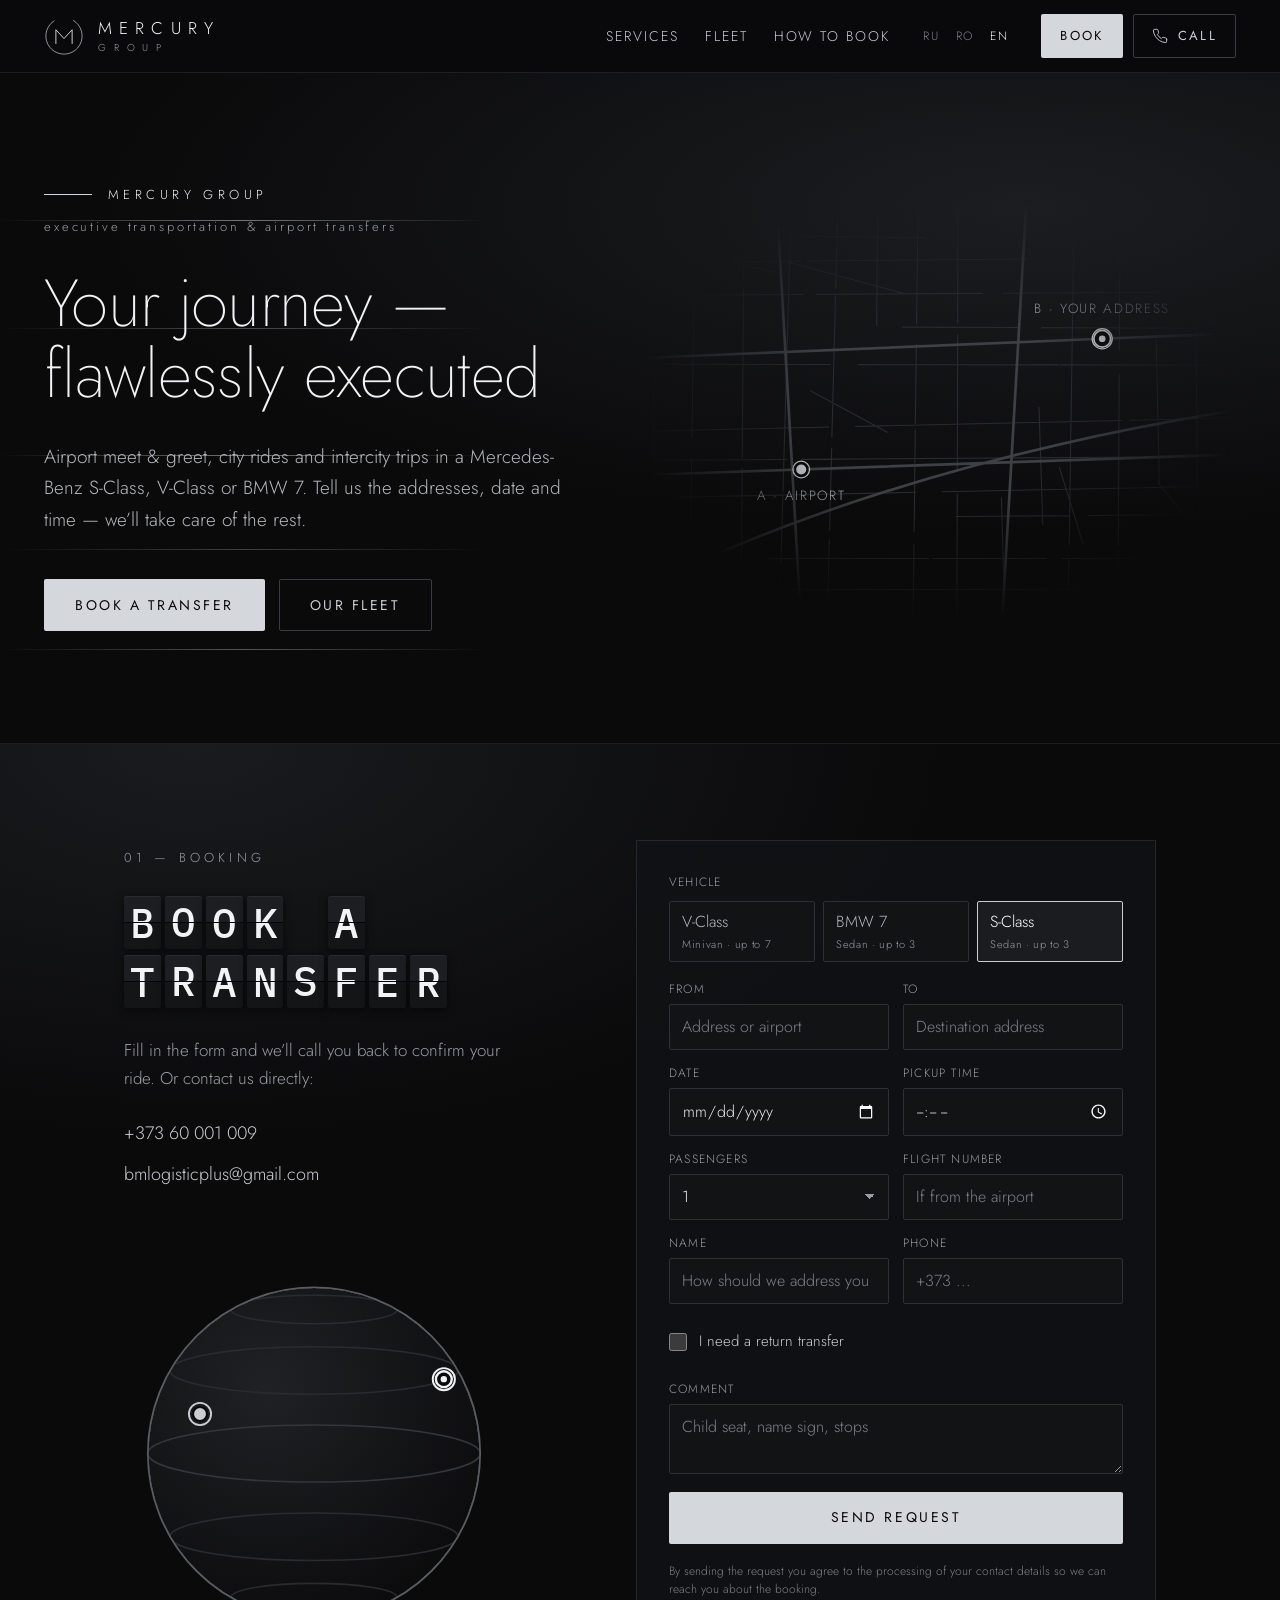
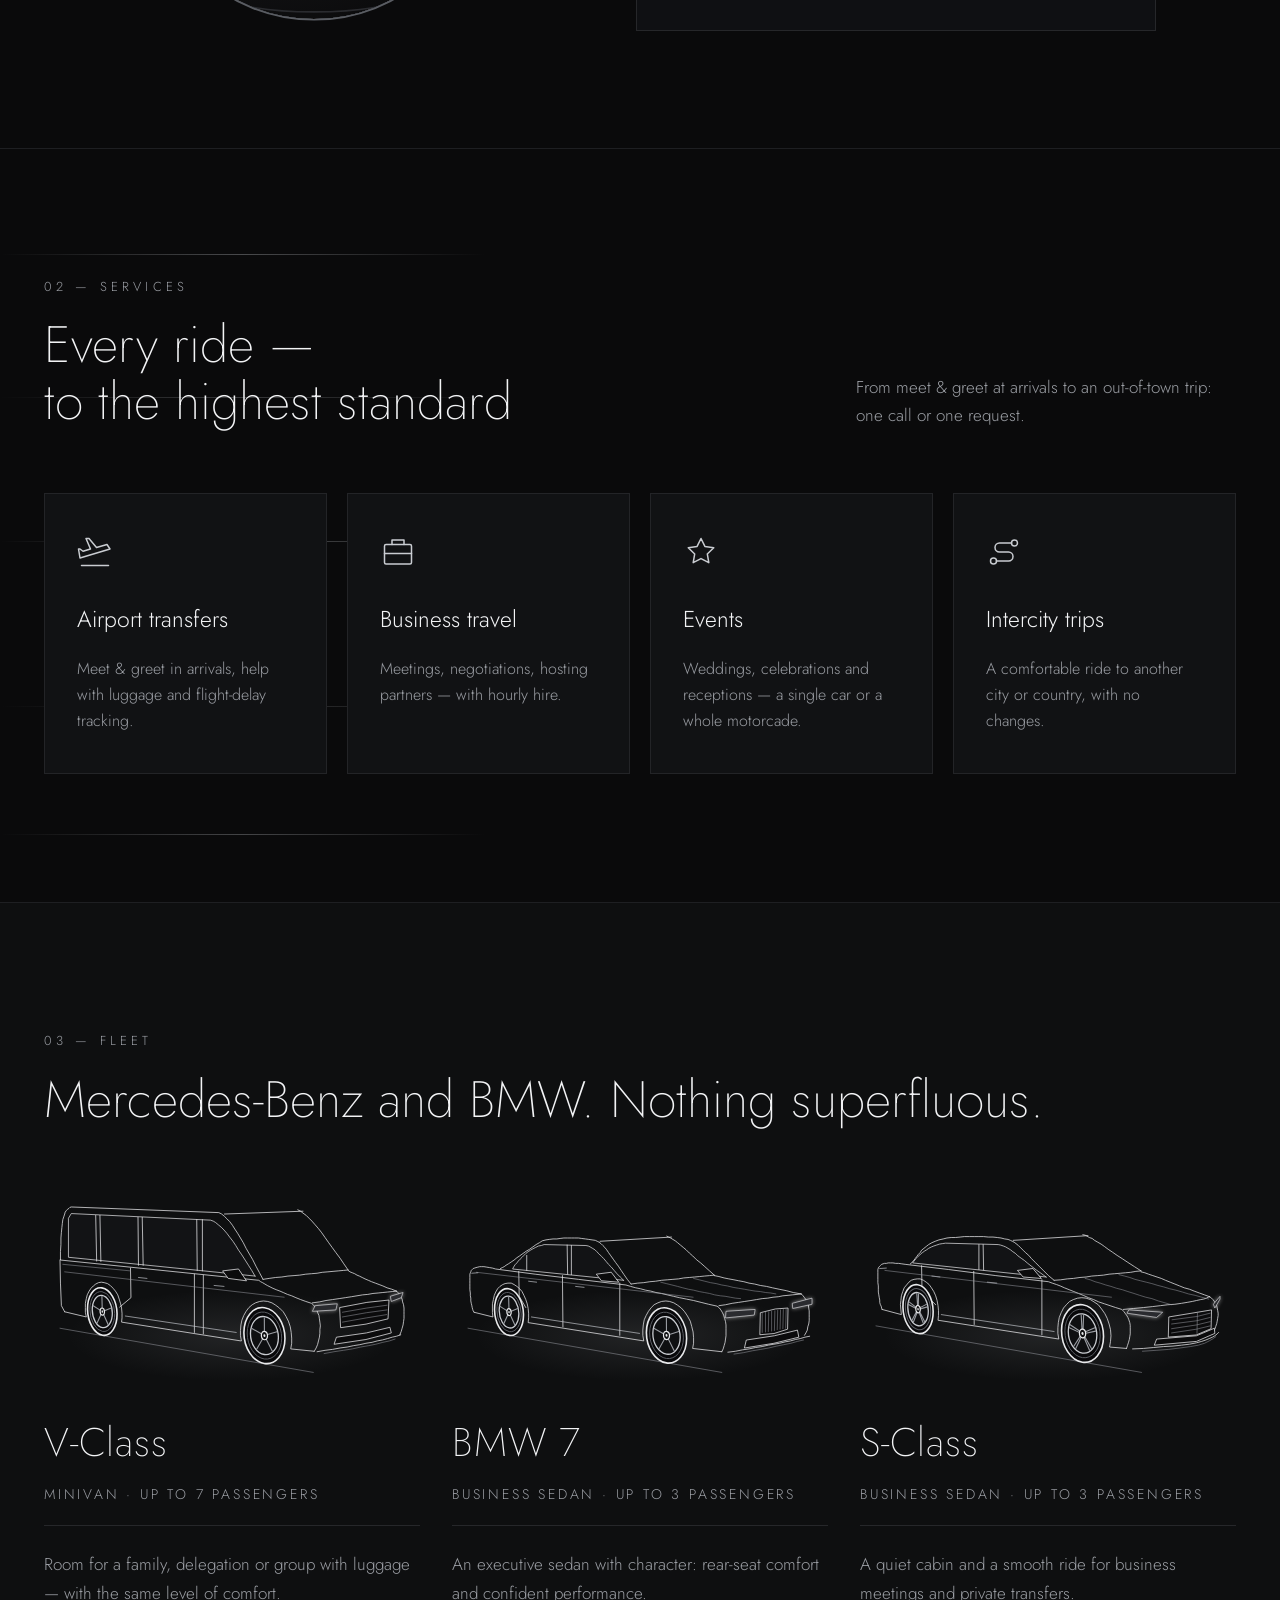
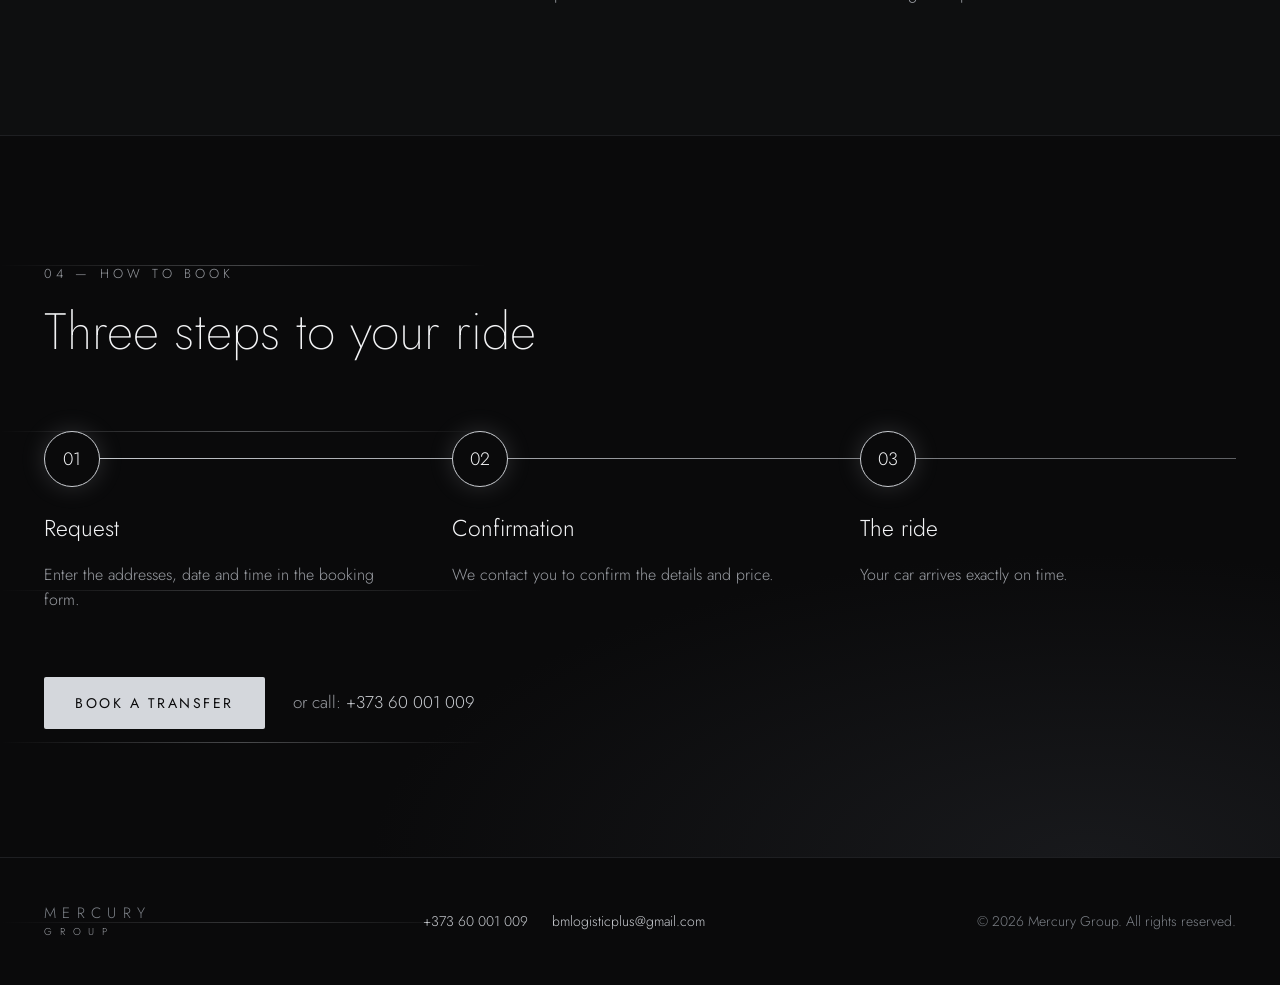
<file: en/index.html>
<!doctype html>
<html lang="en" class="no-js">
<head>
<meta charset="utf-8">
<meta name="viewport" content="width=device-width, initial-scale=1, viewport-fit=cover">
<title>Mercury Group — executive transportation & airport transfers</title>
<meta name="description" content="Airport transfers, business and intercity trips in a Mercedes-Benz S-Class, V-Class or BMW 7. Book online: addresses, date and time.">
<meta name="theme-color" content="#0A0A0B">
<link rel="canonical" href="https://mercurygroup.md/en/">
<link rel="alternate" hreflang="ru" href="https://mercurygroup.md/">
<link rel="alternate" hreflang="ro" href="https://mercurygroup.md/ro/">
<link rel="alternate" hreflang="en" href="https://mercurygroup.md/en/">
<link rel="alternate" hreflang="x-default" href="https://mercurygroup.md/">
<meta property="og:title" content="Mercury Group — executive transportation & airport transfers">
<meta property="og:description" content="Airport transfers, business and intercity trips in a Mercedes-Benz S-Class, V-Class or BMW 7. Book online: addresses, date and time.">
<meta property="og:type" content="website">
<link rel="icon" href="../assets/favicon.svg" type="image/svg+xml">
<link rel="preconnect" href="https://fonts.googleapis.com">
<link rel="preconnect" href="https://fonts.gstatic.com" crossorigin>
<link href="https://fonts.googleapis.com/css2?family=Jost:wght@200;300;400;500&family=IBM+Plex+Mono:wght@400;500&display=swap" rel="stylesheet">
<link rel="stylesheet" href="../assets/css/style.css">
<script>document.documentElement.classList.remove('no-js')</script>
</head>
<body>
<a class="sr-only" href="#booking">Skip to the booking form</a>

<header class="site-header">
<div class="wrap header-row">
<a class="brand" href="#top" aria-label="Mercury Group">
<svg class="brand-mark" viewBox="0 0 64 64" fill="none" aria-hidden="true"><circle cx="32" cy="32" r="29" stroke="#C9CCD1" stroke-width="1" stroke-dasharray="150 32" transform="rotate(-60 32 32)"></circle><path d="M19 44 V22 L32 36 L45 22 V44" stroke="#E8E9EB" stroke-width="1.4" stroke-linecap="round" stroke-linejoin="round"></path></svg>
<span class="brand-word"><b>MERCURY</b><small>GROUP</small></span>
</a>
<div class="header-actions">
<nav class="nav" id="nav" aria-label="Sections">
<div class="nav-links">
<a href="#services">Services</a>
<a href="#fleet">Fleet</a>
<a href="#how">How to book</a>
</div>
<div class="lang" aria-label="Site language">
<a href="../index.html" hreflang="ru" lang="ru" >RU</a>
<a href="../ro/index.html" hreflang="ro" lang="ro" >RO</a>
<a href="../en/index.html" hreflang="en" lang="en" aria-current="page">EN</a>
</div>
<a class="btn btn-primary btn-sm" href="#booking">Book</a>
</nav>
<div class="call" id="call">
<button class="btn btn-ghost btn-sm call-btn" type="button" aria-expanded="false" aria-controls="call-pop" aria-label="Call">
<svg viewBox="0 0 24 24" fill="none" stroke="currentColor" stroke-width="1.4" stroke-linecap="round" stroke-linejoin="round" aria-hidden="true"><path d="M22 16.9v3a2 2 0 0 1-2.2 2 19.8 19.8 0 0 1-8.6-3.1 19.5 19.5 0 0 1-6-6A19.8 19.8 0 0 1 2.1 4.2 2 2 0 0 1 4.1 2h3a2 2 0 0 1 2 1.7c.1.9.4 1.8.7 2.7a2 2 0 0 1-.5 2.1L8 9.8a16 16 0 0 0 6 6l1.3-1.3a2 2 0 0 1 2.1-.4c.9.3 1.8.6 2.7.7a2 2 0 0 1 1.9 2z"></path></svg>
<span class="call-label">Call</span>
</button>
<div class="call-pop" id="call-pop" role="dialog" aria-label="Call us">
<p>Call us</p>
<a class="call-num" href="tel:+37360001009">+373 60 001 009</a>
<p class="call-note">Tap the number to call</p>
<a class="btn btn-primary" href="tel:+37360001009">Call</a>
<a class="call-mail" href="mailto:bmlogisticplus@gmail.com">bmlogisticplus@gmail.com</a>
</div>
</div>
<button class="burger" type="button" aria-expanded="false" aria-controls="nav" aria-label="Menu"><span></span></button>
</div>
</div>
</header>

<main>
<section class="hero" id="top">
<div class="streaks" aria-hidden="true">
<div class="streak" style="top:22%;animation-duration:7s"></div>
<div class="streak" style="top:38%;animation-duration:11s;animation-delay:-4s;opacity:.6"></div>
<div class="streak" style="top:57%;animation-duration:9s;animation-delay:-2s"></div>
<div class="streak" style="top:71%;animation-duration:13s;animation-delay:-7s;opacity:.5"></div>
<div class="streak" style="top:86%;animation-duration:8s;animation-delay:-5s;opacity:.7"></div>
</div>
<div class="wrap hero-grid">
<div class="hero-text">
<div class="eyebrow in-1"><i></i><b>MERCURY GROUP</b><span>executive transportation &amp; airport transfers</span></div>
<h1 class="in-1 d1">Your journey — flawlessly executed</h1>
<p class="lead in-1 d2">Airport meet &amp; greet, city rides and intercity trips in a Mercedes-Benz S-Class, V-Class or BMW 7. Tell us the addresses, date and time — we’ll take care of the rest.</p>
<div class="hero-cta in-1 d3">
<a class="btn btn-primary" href="#booking">Book a transfer</a>
<a class="btn btn-ghost" href="#fleet">Our fleet</a>
</div>
</div>
<div class="hero-map in-1 d2">
<svg viewBox="0 0 720 520" width="100%" role="img" aria-label="Map: route from the airport to the client’s address" style="display: block">
<path d="M531.0 16.2L669.2 14.8M671.7 14.7L720.0 14.2M0.0 52.4L348.0 55.7M0.0 85.5L200.7 83.7M207.2 83.7L470.8 81.3M0.0 124.8L202.0 123.7M218.3 123.6L417.0 122.4M442.1 122.3L628.0 121.2M646.9 121.1L720.0 120.6M321.6 162.8L460.3 163.3M487.8 163.4L720.0 164.1M0.0 207.3L234.7 207.6M268.7 207.7L507.6 208.0M509.7 208.0L720.0 208.4M0.0 287.6L233.1 282.3M264.9 281.6L583.3 274.4M593.3 274.2L720.0 271.4M0.0 322.3L183.0 321.1M200.5 321.0L465.8 319.2M466.0 319.2L692.1 317.6M712.5 317.5L720.0 317.5M0.0 367.3L336.9 360.4M368.3 359.8L681.8 353.4M696.1 353.2L720.0 352.7M385.5 389.4L521.0 388.3M543.1 388.1L706.9 386.8M161.7 439.6L352.3 439.6M358.1 439.6L493.1 439.6M512.1 439.6L675.5 439.6M676.4 439.6L720.0 439.6M0.0 476.9L168.1 476.7M187.3 476.7L496.4 476.3M504.4 476.3L720.0 476.0M21.8 0.0L22.7 113.4M23.4 215.7L24.3 334.1M24.5 364.0L25.6 511.7M71.8 119.8L69.3 295.1M69.0 321.3L66.8 474.1M66.4 499.1L66.2 520.0M131.7 0.0L131.0 105.8M130.9 116.2L129.5 319.2M129.4 331.5L128.4 472.1M188.5 0.0L182.6 206.9M182.0 227.4L178.1 360.1M178.0 364.2L175.7 444.4M175.1 464.7L173.5 520.0M244.2 0.0L241.2 117.3M241.0 124.8L236.7 294.3M236.4 307.3L233.9 405.8M233.6 416.8L231.0 520.0M291.7 0.0L290.2 161.0M339.9 0.0L338.0 158.9M337.7 183.3L336.5 277.9M336.4 285.6L335.0 406.8M334.8 422.7L333.6 520.0M387.4 0.0L387.1 157.9M387.0 172.0L386.7 333.2M386.6 362.6L386.2 520.0M439.5 367.3L441.8 456.7M484.4 258.7L488.9 398.8M526.8 0.0L524.9 127.7M524.9 128.3L522.4 292.7M522.4 293.3L520.5 423.0M520.2 439.0L519.0 520.0M581.5 0.0L581.0 84.2M581.0 92.6L580.4 190.8M580.3 219.3L579.2 425.0M579.2 429.7L578.7 520.0M624.5 173.6L628.3 350.6M671.1 0.0L672.7 222.6M672.7 226.6L673.8 386.8M674.6 499.7L674.8 520.0M714.1 139.9L712.5 220.3M712.2 237.5L710.0 345.1M709.4 374.2L707.6 468.8M707.3 482.3L706.6 520.0M495.2 510.9L563.1 637.0M508.8 330.7L536.8 421.2M39.2 67.5L170.0 97.1M184.0 84.9L323.1 122.7M626.8 348.7L680.1 413.9M211.0 238.9L303.0 288.6M189.5 500.1L75.3 510.0" fill="none" stroke="#2A2B2F" stroke-width="1.3" stroke-linecap="round"></path>
<path d="M0.0 340.0L720.0 315.0M0.0 200.0L720.0 170.0M170.0 0.0L200.0 520.0M470.0 0.0L440.0 520.0M0 480Q300 330 720 262" fill="none" stroke="#3E4045" stroke-width="3.2" stroke-linecap="round"></path>

<path class="mg-route" d="M200.0 333.1L451.3 324.3L459.6 180.9L560.0 176.7" pathLength="1000" fill="none" stroke="#C9CCD1" stroke-opacity="0.18" stroke-width="14" stroke-linecap="round" stroke-linejoin="round"></path>
<path class="mg-route" d="M200.0 333.1L451.3 324.3L459.6 180.9L560.0 176.7" pathLength="1000" fill="none" stroke="#E8E9EB" stroke-width="3.2" stroke-linecap="round" stroke-linejoin="round"></path>
<path class="mg-head" d="M200.0 333.1L451.3 324.3L459.6 180.9L560.0 176.7" pathLength="1000" fill="none" stroke="#FFFFFF" stroke-width="5" stroke-linecap="round" stroke-linejoin="round"></path>

<circle class="mg-pulse" cx="200" cy="333.1" r="10" fill="none" stroke="#C9CCD1" stroke-width="1.5"></circle>
<circle cx="200" cy="333.1" r="7" fill="#C9CCD1" stroke="#0A0A0B" stroke-width="2"></circle>
<text x="200" y="370" text-anchor="middle" fill="#B4B7BC" font-size="16" letter-spacing="2">A · AIRPORT</text>

<circle class="mg-pulse" cx="560" cy="176.7" r="12" fill="none" stroke="#F2F3F5" stroke-width="1.5" style="animation-delay: 1.2s"></circle>
<g class="mg-arrive">
<circle cx="560" cy="176.7" r="10" fill="#0A0A0B" stroke="#F2F3F5" stroke-width="2"></circle>
<circle cx="560" cy="176.7" r="4" fill="#F2F3F5"></circle>
</g>
<text x="560" y="146" text-anchor="middle" fill="#B4B7BC" font-size="16" letter-spacing="2">B · YOUR ADDRESS</text>
</svg>
</div>
</div>
</section>

<section class="booking" id="booking">
<div class="wrap booking-grid">
<div class="booking-info reveal">
<div class="label">01 — Booking</div>
<h2 class="flip-title" id="flip" data-words="BOOK A|TRANSFER" aria-label="Book a transfer">Book a transfer</h2>
<p class="lead">Fill in the form and we’ll call you back to confirm your ride. Or contact us directly:</p>
<div class="contacts">
<a href="tel:+37360001009">+373 60 001 009</a>
<a href="mailto:bmlogisticplus@gmail.com">bmlogisticplus@gmail.com</a>
</div>
<div class="globe">
<svg viewBox="80 30 240 260" width="100%" role="img" aria-label="Globe: a plane flies from one point to another" style="display: block; overflow: visible">
<defs>
<radialGradient id="mgGlobeFill" cx="0.36" cy="0.3" r="0.8">
<stop offset="0" stop-color="#202124"></stop>
<stop offset="1" stop-color="#0A0A0B"></stop>
</radialGradient>
<clipPath id="mgGlobeClip"><circle cx="200" cy="175" r="105"></circle></clipPath>
</defs>
<circle cx="200" cy="175" r="105" fill="url(#mgGlobeFill)"></circle>
<g clip-path="url(#mgGlobeClip)" fill="none" stroke-width="1">
<ellipse cx="200" cy="175" rx="105" ry="18" stroke="#34363B"></ellipse>
<ellipse cx="200" cy="122.5" rx="91" ry="15" stroke="#2A2B2F"></ellipse>
<ellipse cx="200" cy="227.5" rx="91" ry="15" stroke="#2A2B2F"></ellipse>
<ellipse cx="200" cy="84" rx="52.5" ry="9" stroke="#2A2B2F"></ellipse>
<ellipse cx="200" cy="266" rx="52.5" ry="9" stroke="#2A2B2F"></ellipse>
<ellipse class="mg-mer" cx="200" cy="175" rx="105" ry="105" stroke="#3A3C41"></ellipse>
<ellipse class="mg-mer" cx="200" cy="175" rx="105" ry="105" stroke="#3A3C41" style="animation-delay: -2s"></ellipse>
<ellipse class="mg-mer" cx="200" cy="175" rx="105" ry="105" stroke="#3A3C41" style="animation-delay: -4s"></ellipse>
<ellipse class="mg-mer" cx="200" cy="175" rx="105" ry="105" stroke="#3A3C41" style="animation-delay: -6s"></ellipse>
<ellipse class="mg-mer" cx="200" cy="175" rx="105" ry="105" stroke="#3A3C41" style="animation-delay: -8s"></ellipse>
<ellipse class="mg-mer" cx="200" cy="175" rx="105" ry="105" stroke="#3A3C41" style="animation-delay: -10s"></ellipse>
</g>
<circle cx="200" cy="175" r="105" fill="none" stroke="#5A5D63" stroke-width="1"></circle>

<path class="mg-flyroute" d="M128 150 Q205 -30 282 128" pathLength="1000" fill="none" stroke="#C9CCD1" stroke-opacity="0.2" stroke-width="7" stroke-linecap="round"></path>
<path class="mg-flyroute" d="M128 150 Q205 -30 282 128" pathLength="1000" fill="none" stroke="#E8E9EB" stroke-width="1.6" stroke-linecap="round"></path>

<circle class="mg-pulse" cx="128" cy="150" r="7" fill="none" stroke="#C9CCD1" stroke-width="1.2"></circle>
<circle cx="128" cy="150" r="4.5" fill="#C9CCD1" stroke="#0A0A0B" stroke-width="1.5"></circle>
<circle class="mg-pulse" cx="282" cy="128" r="7" fill="none" stroke="#F2F3F5" stroke-width="1.2" style="animation-delay: 1.2s"></circle>
<circle cx="282" cy="128" r="5" fill="#0A0A0B" stroke="#F2F3F5" stroke-width="1.5"></circle>
<circle cx="282" cy="128" r="2" fill="#F2F3F5"></circle>

<g class="mg-fly">
<path d="M11 0 L-5 -2.6 L-9 -11 L-12 -11 L-9.5 -2.4 L-13 -2 L-15 -6 L-17 -6 L-16 0 L-17 6 L-15 6 L-13 2 L-9.5 2.4 L-12 11 L-9 11 L-5 2.6 Z" fill="#F2F3F5"></path>
</g>
</svg>
</div>
</div>

<div class="form-col">
<form class="bform reveal" id="bform" novalidate>
<fieldset>
<legend>Vehicle</legend>
<div class="cars">
<button type="button" class="pill" data-car="V-Class" aria-pressed="false"><b>V-Class</b><small>Minivan · up to 7</small></button>
<button type="button" class="pill" data-car="BMW 7" aria-pressed="false"><b>BMW 7</b><small>Sedan · up to 3</small></button>
<button type="button" class="pill" data-car="S-Class" aria-pressed="true"><b>S-Class</b><small>Sedan · up to 3</small></button>
</div>
<input type="hidden" name="car" value="S-Class">
</fieldset>
<div class="fgrid">
<label class="field"><span class="flabel">From</span><input class="fld" name="from" required maxlength="200" placeholder="Address or airport" autocomplete="street-address"></label>
<label class="field"><span class="flabel">To</span><input class="fld" name="to" required maxlength="200" placeholder="Destination address"></label>
<label class="field"><span class="flabel">Date</span><input class="fld" type="date" name="date" required></label>
<label class="field"><span class="flabel">Pickup time</span><input class="fld" type="time" name="time" required></label>
<label class="field"><span class="flabel">Passengers</span><select class="fld" name="pax"><option>1</option><option>2</option><option>3</option><option>4</option><option>5</option><option>6</option><option>7</option></select></label>
<label class="field"><span class="flabel">Flight number</span><input class="fld" name="flight" maxlength="20" placeholder="If from the airport"></label>
<label class="field"><span class="flabel">Name</span><input class="fld" name="name" required maxlength="100" autocomplete="name" placeholder="How should we address you"></label>
<label class="field"><span class="flabel">Phone</span><input class="fld" type="tel" name="phone" required maxlength="30" autocomplete="tel" placeholder="+373 ..."></label>
</div>
<label class="check"><input type="checkbox" name="roundtrip" id="roundtrip">I need a return transfer</label>
<div class="return" id="return">
<label class="field"><span class="flabel">Return date</span><input class="fld" type="date" name="returnDate"></label>
<label class="field"><span class="flabel">Return time</span><input class="fld" type="time" name="returnTime"></label>
</div>
<label class="field"><span class="flabel">Comment</span><textarea class="fld" name="comment" rows="2" maxlength="1000" placeholder="Child seat, name sign, stops"></textarea></label>
<div class="hp" aria-hidden="true"><label>Company<input name="company" tabindex="-1" autocomplete="off"></label></div>
<input type="hidden" name="lang" value="en">
<button class="btn btn-primary" type="submit" data-sending="Sending…">Send request</button>
<p class="form-error" id="form-error" role="alert" hidden>We couldn’t send your request. Please call us: <a href="tel:+37360001009">+373 60 001 009</a></p>
<p class="consent">By sending the request you agree to the processing of your contact details so we can reach you about the booking.</p>
</form>
<div class="sent" id="sent" role="status" tabindex="-1">
<svg width="72" height="72" viewBox="0 0 72 72" fill="none" aria-hidden="true"><circle class="draw" cx="36" cy="36" r="34" stroke="#C9CCD1" stroke-width="1"></circle><path class="draw draw2" d="M23 37 L32 46 L50 27" stroke="#F2F3F5" stroke-width="1.4" stroke-linecap="round" stroke-linejoin="round"></path></svg>
<h3>Request received</h3>
<p>Thank you! We’ll contact you shortly to confirm your ride.</p>
<button class="btn btn-ghost" type="button" id="again">New request</button>
</div>
</div>
</div>
</section>

<section class="services wrap" id="services">
<div class="streaks" aria-hidden="true" style="left:50%;right:auto;width:100vw;transform:translateX(-50%)">
<div class="streak" style="top:14%;animation-duration:9s;animation-delay:-3s;opacity:.6"></div>
<div class="streak" style="top:33%;animation-duration:12s;animation-delay:-8s;opacity:.45"></div>
<div class="streak" style="top:52%;animation-duration:8s;animation-delay:-1s;opacity:.7"></div>
<div class="streak" style="top:74%;animation-duration:14s;animation-delay:-6s;opacity:.4"></div>
<div class="streak" style="top:91%;animation-duration:10s;animation-delay:-4s;opacity:.55"></div>
</div>
<div class="sec-head reveal">
<div><div class="label">02 — Services</div><h2 class="h2">Every ride —<br>to the highest standard</h2></div>
<p class="lead">From meet &amp; greet at arrivals to an out-of-town trip: one call or one request.</p>
</div>
<div class="cards">
<article class="card reveal"><svg class="ic ic-plane" viewBox="0 0 24 24" fill="none" stroke="#C9CCD1" stroke-width="1" stroke-linecap="round" stroke-linejoin="round" aria-hidden="true"><path d="M2 16l20-6-2-3-7 2-5-6H6l3 7-5 1.5L2 10H1l1 6z"></path><path d="M3 21h18"></path></svg><h3>Airport transfers</h3><p>Meet &amp; greet in arrivals, help with luggage and flight-delay tracking.</p></article>
<article class="card reveal"><svg class="ic ic-shake" viewBox="0 0 24 24" fill="none" stroke="#C9CCD1" stroke-width="1" stroke-linecap="round" stroke-linejoin="round" aria-hidden="true"><rect x="3" y="7" width="18" height="13" rx="1"></rect><path d="M8 7V4h8v3"></path><path d="M3 13h18"></path></svg><h3>Business travel</h3><p>Meetings, negotiations, hosting partners — with hourly hire.</p></article>
<article class="card reveal"><svg class="ic ic-spin" viewBox="0 0 24 24" fill="none" stroke="#C9CCD1" stroke-width="1" stroke-linecap="round" stroke-linejoin="round" aria-hidden="true"><path d="M12 3l2.6 5.3 5.9.9-4.3 4.1 1 5.8L12 16.4 6.8 19.1l1-5.8L3.5 9.2l5.9-.9z"></path></svg><h3>Events</h3><p>Weddings, celebrations and receptions — a single car or a whole motorcade.</p></article>
<article class="card reveal"><svg class="ic ic-route" viewBox="0 0 24 24" fill="none" stroke="#C9CCD1" stroke-width="1" stroke-linecap="round" stroke-linejoin="round" aria-hidden="true"><circle cx="5" cy="18" r="2"></circle><circle cx="19" cy="6" r="2"></circle><path d="M7 18h8a3 3 0 0 0 0-6H9a3 3 0 0 1 0-6h8"></path></svg><h3>Intercity trips</h3><p>A comfortable ride to another city or country, with no changes.</p></article>
</div>
</section>

<section class="fleet" id="fleet">
<div class="wrap">
<div class="reveal"><div class="label">03 — Fleet</div><h2 class="h2">Mercedes-Benz and BMW. Nothing superfluous.</h2></div>
<div class="fleet-grid">
<article class="car-card reveal">
<div class="carwrap"><svg class="mg-car mg-lc mg-lc-v" viewBox="0 0 800 420" width="100%" role="img" aria-label="Drawing of a minivan" style="display: block; overflow: visible"><defs><linearGradient id="mgcvb0" gradientUnits="userSpaceOnUse" x1="600" y1="248" x2="739" y2="315"><stop offset="0" stop-color="#F2F3F5" stop-opacity="0.55"></stop><stop offset="1" stop-color="#F2F3F5" stop-opacity="0"></stop></linearGradient><linearGradient id="mgcvb1" gradientUnits="userSpaceOnUse" x1="752" y1="226" x2="897" y2="283"><stop offset="0" stop-color="#F2F3F5" stop-opacity="0.55"></stop><stop offset="1" stop-color="#F2F3F5" stop-opacity="0"></stop></linearGradient></defs><path d="M573 386 L34 292" fill="none" stroke="#9A9DA3" stroke-width="1.1" stroke-linecap="round" stroke-linejoin="round"></path><g class="mg-sway"><path class="mg-beam" d="M617 242 L583 254 L685 336 L794 295 Z" fill="url(#mgcvb0)"></path><path class="mg-beam" d="M738 224 L766 227 L941 282 L852 284 Z" fill="url(#mgcvb1)"></path><path d="M44 257 L90 268 L88 258 L88 248 L88 239 L90 229 L92 221 L96 213 L100 207 L105 202 L110 198 L116 195 L122 194 L128 195 L135 197 L141 201 L147 207 L152 213 L157 221 L160 230 L163 240 L165 249 L166 260 L166 270 L165 279 L419 319 L420 319 L418 308 L418 297 L419 285 L421 275 L425 265 L430 256 L436 248 L443 242 L450 238 L459 235 L467 234 L476 235 L485 238 L493 243 L501 249 L509 257 L515 267 L520 277 L524 289 L526 301 L527 313 L527 324 L525 336 L575 341" fill="none" stroke="#E8E9EB" stroke-width="1.6" stroke-linecap="round" stroke-linejoin="round"></path><path d="M575 341 L579 334 L582 327 L584 319 L586 311 L587 303 L587 295 L588 287 L587 279 L586 272 L585 265 L582 258 L580 252 L577 247 L573 242 L569 239 L569 239 L557 235 L546 231 L536 227 L527 223 L518 220 L509 216 L502 213 L494 210 L487 207 L481 204 L475 201 L470 198 L465 195 L461 193 L457 190 L36 147 L34 146 L35 196 L37 244 L44 257" fill="none" stroke="#E8E9EB" stroke-width="1.6" stroke-linecap="round" stroke-linejoin="round"></path><path d="M466 188 L458 173 L451 160 L444 146 L437 134 L430 122 L424 110 L418 100 L412 90 L406 81 L401 73 L395 65 L389 59 L384 54 L378 49 L372 46 L58 34 L58 34 L55 35 L53 37 L50 39 L48 41 L45 45 L44 49 L42 55 L40 61 L39 69 L38 78 L37 88 L36 100 L36 114 L35 129 L35 146" fill="none" stroke="#E8E9EB" stroke-width="1.6" stroke-linecap="round" stroke-linejoin="round"></path><path d="M647 168 L638 155 L630 143 L621 131 L613 120 L605 109 L598 99 L591 89 L584 80 L577 72 L570 64 L564 58 L558 52 L551 47 L546 43 L540 40" fill="none" stroke="#E8E9EB" stroke-width="1.6" stroke-linecap="round" stroke-linejoin="round"></path><path d="M384 49 L551 43" fill="none" stroke="#E8E9EB" stroke-width="1.6" stroke-linecap="round" stroke-linejoin="round"></path><path d="M466 188 L479 186 L493 184 L506 183 L519 181 L532 180 L544 179 L557 177 L569 176 L581 175 L592 173 L604 172 L615 171 L626 170 L637 169 L647 168" fill="none" stroke="#E8E9EB" stroke-width="1.6" stroke-linecap="round" stroke-linejoin="round"></path><path d="M449 181 L442 169 L435 158 L428 147 L421 136 L414 126 L408 116 L402 107 L395 98 L389 90 L383 83 L377 77 L371 72 L365 67 L360 64 L354 62 L58 48 L52 58 L52 141 L449 181 Z" fill="#121315" stroke="#E8E9EB" stroke-width="1.5" stroke-linecap="round" stroke-linejoin="round"></path><path d="M337 170 L337 61" fill="none" stroke="#E8E9EB" stroke-width="1.6" stroke-linecap="round" stroke-linejoin="round"></path><path d="M326 169 L325 61" fill="none" stroke="#E8E9EB" stroke-width="1.6" stroke-linecap="round" stroke-linejoin="round"></path><path d="M211 158 L209 56" fill="none" stroke="#E8E9EB" stroke-width="1.6" stroke-linecap="round" stroke-linejoin="round"></path><path d="M201 158 L200 56" fill="none" stroke="#E8E9EB" stroke-width="1.6" stroke-linecap="round" stroke-linejoin="round"></path><path d="M121 150 L119 52" fill="none" stroke="#E8E9EB" stroke-width="1.6" stroke-linecap="round" stroke-linejoin="round"></path><path d="M112 149 L110 52" fill="none" stroke="#E8E9EB" stroke-width="1.6" stroke-linecap="round" stroke-linejoin="round"></path><path d="M430 191 L392 186 L380 170 L413 166 Z" fill="#0B0B0C" stroke="#E8E9EB" stroke-width="1.6" stroke-linecap="round" stroke-linejoin="round"></path><path d="M339 179 L339 304" fill="none" stroke="#E8E9EB" stroke-width="1.6" stroke-linecap="round" stroke-linejoin="round"></path><path d="M320 177 L320 301" fill="none" stroke="#E8E9EB" stroke-width="1.6" stroke-linecap="round" stroke-linejoin="round"></path><path d="M184 164 L185 227 L161 247" fill="none" stroke="#E8E9EB" stroke-width="1.6" stroke-linecap="round" stroke-linejoin="round"></path><path d="M184 170 L40 156" fill="none" stroke="#9A9DA3" stroke-width="1.1" stroke-linecap="round" stroke-linejoin="round"></path><path d="M383 203 L362 201" fill="none" stroke="#C9CCD1" stroke-width="1.4" stroke-linecap="round" stroke-linejoin="round"></path><path d="M219 186 L201 184" fill="none" stroke="#C9CCD1" stroke-width="1.4" stroke-linecap="round" stroke-linejoin="round"></path><path d="M511 226 L44 172" fill="none" stroke="#9A9DA3" stroke-width="1.1" stroke-linecap="round" stroke-linejoin="round"></path><path d="M409 301 L173 266" fill="none" stroke="#C9CCD1" stroke-width="1.4" stroke-linecap="round" stroke-linejoin="round"></path><path d="M571 238 L586 236 L600 233 L614 231 L628 229 L641 227 L654 225 L666 223 L678 221 L689 220 L700 218 L711 217 L721 216 L731 215 L741 214 L750 213" fill="none" stroke="#E8E9EB" stroke-width="1.6" stroke-linecap="round" stroke-linejoin="round"></path><path d="M750 213 L740 209 L730 206 L721 202 L713 199 L705 196 L697 193 L690 190 L683 187 L677 184 L671 181 L666 179 L661 176 L656 174 L651 172 L647 169" fill="none" stroke="#E8E9EB" stroke-width="1.6" stroke-linecap="round" stroke-linejoin="round"></path><path d="M581 342 L598 339 L614 337 L630 334 L645 332 L659 329 L672 327 L685 324 L698 322 L709 319 L720 317 L731 314 L741 311 L750 309 L759 306" fill="none" stroke="#E8E9EB" stroke-width="1.6" stroke-linecap="round" stroke-linejoin="round"></path><path d="M757 306 L760 299 L762 292 L764 285 L765 278 L766 271 L766 263 L766 256 L766 249 L765 242 L763 236 L762 230 L759 225 L757 220 L753 216 L750 213" fill="none" stroke="#E8E9EB" stroke-width="1.6" stroke-linecap="round" stroke-linejoin="round"></path><path d="M631 290 L629 248 L687 237 L734 232 L732 272 L686 283 Z" fill="#0B0B0C" stroke="#E8E9EB" stroke-width="1.6" stroke-linecap="round" stroke-linejoin="round"></path><path d="M635 279 L686 270 L729 263" fill="none" stroke="#9A9DA3" stroke-width="1.1" stroke-linecap="round" stroke-linejoin="round"></path><path d="M635 268 L686 259 L730 253" fill="none" stroke="#9A9DA3" stroke-width="1.1" stroke-linecap="round" stroke-linejoin="round"></path><path d="M635 258 L687 249 L730 243" fill="none" stroke="#9A9DA3" stroke-width="1.1" stroke-linecap="round" stroke-linejoin="round"></path><path d="M618 326 L685 316 L739 302 L736 290 L686 302 L623 311 Z" fill="#0B0B0C" stroke="#E8E9EB" stroke-width="1.6" stroke-linecap="round" stroke-linejoin="round"></path><path d="M596 346 L617 342 L637 339 L656 336 L674 332 L691 329 L706 326 L721 322 L735 319 L747 315" fill="none" stroke="#9A9DA3" stroke-width="1.1" stroke-linecap="round" stroke-linejoin="round"></path><path class="mg-lamp" d="M624 240 L577 244 L571 256 L621 253 Z" stroke="#E8E9EB" stroke-width="1.3" stroke-linejoin="round"></path><path class="mg-lamp" d="M737 224 L764 216 L760 227 L739 235 Z" stroke="#E8E9EB" stroke-width="1.3" stroke-linejoin="round"></path></g><g transform="matrix(-43.68 -6.47 0.29 -59.29 469.0 307.6)"><circle r="1" fill="#08080A" stroke="#E8E9EB" stroke-width="1.6" vector-effect="non-scaling-stroke"></circle><circle r="0.84" fill="none" stroke="#5A5D63" stroke-width="1" vector-effect="non-scaling-stroke"></circle><g class="mg-spin"><circle r="0.68" fill="#0E0F11" stroke="#C9CCD1" stroke-width="1.3" vector-effect="non-scaling-stroke"></circle><path d="M0.153 0.047 L0.611 0.189 M0.002 0.160 L0.009 0.640 M-0.151 0.052 L-0.606 0.206 M-0.096 -0.128 L-0.383 -0.512 M0.092 -0.131 L0.369 -0.523 " stroke="#9A9DA3" stroke-width="1.1" stroke-linecap="round" vector-effect="non-scaling-stroke"></path><circle r="0.15" fill="none" stroke="#E8E9EB" stroke-width="1.2" vector-effect="non-scaling-stroke"></circle><circle r="0.05" fill="#E8E9EB"></circle></g></g><g transform="matrix(-31.43 -4.65 -0.77 -50.35 124.0 256.5)"><circle r="1" fill="#08080A" stroke="#E8E9EB" stroke-width="1.6" vector-effect="non-scaling-stroke"></circle><circle r="0.84" fill="none" stroke="#5A5D63" stroke-width="1" vector-effect="non-scaling-stroke"></circle><g class="mg-spin"><circle r="0.68" fill="#0E0F11" stroke="#C9CCD1" stroke-width="1.3" vector-effect="non-scaling-stroke"></circle><path d="M0.153 0.047 L0.611 0.189 M0.002 0.160 L0.009 0.640 M-0.151 0.052 L-0.606 0.206 M-0.096 -0.128 L-0.383 -0.512 M0.092 -0.131 L0.369 -0.523 " stroke="#9A9DA3" stroke-width="1.1" stroke-linecap="round" vector-effect="non-scaling-stroke"></path><circle r="0.15" fill="none" stroke="#E8E9EB" stroke-width="1.2" vector-effect="non-scaling-stroke"></circle><circle r="0.05" fill="#E8E9EB"></circle></g></g></svg></div>
<div class="car-head"><h3>V-Class</h3><span>Minivan · up to 7 passengers</span></div>
<p>Room for a family, delegation or group with luggage — with the same level of comfort.</p>
</article>
<article class="car-card reveal">
<div class="carwrap"><svg class="mg-car mg-lc mg-lc-b" viewBox="0 0 800 420" width="100%" role="img" aria-label="Drawing of a business sedan" style="display: block; overflow: visible"><defs><linearGradient id="mgcbb0" gradientUnits="userSpaceOnUse" x1="614" y1="260" x2="745" y2="327"><stop offset="0" stop-color="#F2F3F5" stop-opacity="0.55"></stop><stop offset="1" stop-color="#F2F3F5" stop-opacity="0"></stop></linearGradient><linearGradient id="mgcbb1" gradientUnits="userSpaceOnUse" x1="746" y1="240" x2="883" y2="298"><stop offset="0" stop-color="#F2F3F5" stop-opacity="0.55"></stop><stop offset="1" stop-color="#F2F3F5" stop-opacity="0"></stop></linearGradient></defs><path d="M574 386 L34 292" fill="none" stroke="#9A9DA3" stroke-width="1.1" stroke-linecap="round" stroke-linejoin="round"></path><g class="mg-sway"><path class="mg-beam" d="M630 255 L598 266 L693 347 L798 307 Z" fill="url(#mgcbb0)"></path><path class="mg-beam" d="M732 239 L760 241 L927 297 L840 299 Z" fill="url(#mgcbb1)"></path><path d="M47 258 L87 268 L86 259 L86 249 L86 240 L88 231 L90 222 L93 215 L97 208 L102 203 L108 199 L113 197 L119 196 L126 196 L132 199 L138 203 L144 208 L149 214 L153 222 L157 231 L160 240 L162 250 L163 260 L163 270 L162 280 L408 319 L408 319 L406 307 L406 296 L407 285 L409 274 L413 265 L418 256 L424 248 L430 242 L438 238 L446 235 L455 234 L463 235 L472 238 L480 243 L488 249 L495 257 L501 266 L507 277 L510 288 L513 300 L514 312 L514 324 L512 335 L574 342" fill="none" stroke="#E8E9EB" stroke-width="1.6" stroke-linecap="round" stroke-linejoin="round"></path><path d="M574 342 L577 336 L579 329 L581 322 L582 315 L583 308 L583 300 L583 292 L583 285 L582 278 L580 271 L578 264 L575 258 L572 253 L569 249 L564 245 L564 245 L546 241 L530 237 L514 233 L499 230 L484 227 L471 224 L458 221 L446 218 L434 216 L423 213 L412 211 L401 208 L391 206 L380 203 L370 200 L370 200 L269 188 L177 177 L93 166 L93 166 L86 164 L80 163 L74 162 L68 161 L63 161 L59 161 L55 162 L51 163 L48 164 L45 165 L43 167 L41 169 L40 172 L39 174 L38 177 L38 177 L38 184 L38 191 L38 197 L38 204 L38 210 L39 217 L39 223 L40 228 L40 234 L41 239 L42 243 L43 248 L44 252 L45 255 L47 258" fill="none" stroke="#E8E9EB" stroke-width="1.6" stroke-linecap="round" stroke-linejoin="round"></path><path d="M381 198 L373 188 L366 178 L360 169 L354 160 L348 152 L343 145 L338 138 L333 131 L329 125 L325 120 L321 116 L317 112 L313 109 L309 107 L305 105 L305 105 L298 104 L291 103 L284 102 L276 101 L269 100 L261 100 L254 100 L246 100 L238 100 L230 101 L223 102 L215 102 L207 103 L200 104 L192 106 L192 106 L186 110 L179 114 L172 119 L165 124 L158 128 L151 133 L144 138 L138 142 L132 147 L126 151 L120 155 L115 158 L111 161 L107 163 L103 165" fill="none" stroke="#E8E9EB" stroke-width="1.6" stroke-linecap="round" stroke-linejoin="round"></path><path d="M558 179 L548 170 L538 161 L529 153 L520 146 L512 138 L505 132 L498 125 L492 120 L486 115 L480 110 L475 106 L470 103 L465 100 L461 98 L457 96" fill="none" stroke="#E8E9EB" stroke-width="1.6" stroke-linecap="round" stroke-linejoin="round"></path><path d="M315 107 L467 98" fill="none" stroke="#E8E9EB" stroke-width="1.6" stroke-linecap="round" stroke-linejoin="round"></path><path d="M381 198 L395 196 L408 195 L421 193 L433 192 L446 190 L458 189 L470 188 L482 187 L493 185 L505 184 L516 183 L527 182 L537 181 L548 180 L558 179" fill="none" stroke="#E8E9EB" stroke-width="1.6" stroke-linecap="round" stroke-linejoin="round"></path><path d="M365 190 L358 183 L351 176 L345 169 L339 162 L333 156 L328 150 L323 144 L318 139 L313 134 L308 129 L304 125 L299 122 L294 119 L290 117 L285 116 L196 114 L196 114 L190 116 L184 117 L178 120 L172 123 L167 126 L162 129 L157 133 L153 137 L149 141 L145 145 L141 149 L138 153 L134 157 L131 162 L129 166 L365 190 Z" fill="#121315" stroke="#E8E9EB" stroke-width="1.5" stroke-linecap="round" stroke-linejoin="round"></path><path d="M254 178 L254 116" fill="none" stroke="#E8E9EB" stroke-width="1.6" stroke-linecap="round" stroke-linejoin="round"></path><path d="M246 177 L245 115" fill="none" stroke="#E8E9EB" stroke-width="1.6" stroke-linecap="round" stroke-linejoin="round"></path><path d="M159 169 L159 137" fill="none" stroke="#E8E9EB" stroke-width="1.6" stroke-linecap="round" stroke-linejoin="round"></path><path d="M354 194 L318 191 L307 177 L338 173 Z" fill="#0B0B0C" stroke="#E8E9EB" stroke-width="1.6" stroke-linecap="round" stroke-linejoin="round"></path><path d="M357 196 L357 307" fill="none" stroke="#E8E9EB" stroke-width="1.6" stroke-linecap="round" stroke-linejoin="round"></path><path d="M235 180 L236 289" fill="none" stroke="#E8E9EB" stroke-width="1.6" stroke-linecap="round" stroke-linejoin="round"></path><path d="M142 171 L143 224 L157 248" fill="none" stroke="#E8E9EB" stroke-width="1.6" stroke-linecap="round" stroke-linejoin="round"></path><path d="M281 205 L263 203" fill="none" stroke="#C9CCD1" stroke-width="1.4" stroke-linecap="round" stroke-linejoin="round"></path><path d="M180 194 L163 192" fill="none" stroke="#C9CCD1" stroke-width="1.4" stroke-linecap="round" stroke-linejoin="round"></path><path d="M513 226 L52 173" fill="none" stroke="#9A9DA3" stroke-width="1.1" stroke-linecap="round" stroke-linejoin="round"></path><path d="M399 303 L169 268" fill="none" stroke="#C9CCD1" stroke-width="1.4" stroke-linecap="round" stroke-linejoin="round"></path><path d="M568 244 L582 242 L596 239 L610 237 L623 235 L636 233 L648 231 L660 229 L672 228 L683 226 L694 225 L704 223 L715 222 L724 221 L734 220 L743 219" fill="none" stroke="#E8E9EB" stroke-width="1.6" stroke-linecap="round" stroke-linejoin="round"></path><path d="M743 219 L726 216 L711 212 L696 209 L682 206 L669 203 L656 201 L644 198 L632 196 L621 193 L610 191 L600 189 L589 187 L579 185 L568 182 L558 180" fill="none" stroke="#E8E9EB" stroke-width="1.6" stroke-linecap="round" stroke-linejoin="round"></path><path d="M614 229 L603 228 L592 226 L581 224 L571 223 L559 221 L548 218 L537 216 L526 214 L514 211 L503 209 L491 206 L480 203 L468 200 L456 197 L444 194" fill="none" stroke="#9A9DA3" stroke-width="1.1" stroke-linecap="round" stroke-linejoin="round"></path><path d="M689 219 L678 217 L667 216 L656 214 L645 213 L633 211 L622 209 L610 207 L598 205 L586 202 L574 200 L562 197 L550 195 L538 192 L526 189 L514 186" fill="none" stroke="#9A9DA3" stroke-width="1.1" stroke-linecap="round" stroke-linejoin="round"></path><path d="M587 343 L603 341 L618 338 L632 336 L646 333 L660 331 L673 328 L685 326 L697 324 L709 321 L720 319 L731 316 L741 314 L751 311 L761 309" fill="none" stroke="#E8E9EB" stroke-width="1.6" stroke-linecap="round" stroke-linejoin="round"></path><path d="M750 307 L753 302 L756 296 L757 289 L759 283 L760 276 L760 269 L760 262 L760 255 L759 249 L758 242 L756 237 L753 231 L750 227 L747 223 L743 219" fill="none" stroke="#E8E9EB" stroke-width="1.6" stroke-linecap="round" stroke-linejoin="round"></path><path d="M655 305 L656 259 L688 251 L715 249 L714 294 L686 303 Z" fill="#0B0B0C" stroke="#E8E9EB" stroke-width="1.6" stroke-linecap="round" stroke-linejoin="round"></path><path d="M660 301 L660 259" fill="none" stroke="#9A9DA3" stroke-width="1.1" stroke-linecap="round" stroke-linejoin="round"></path><path d="M667 300 L667 258" fill="none" stroke="#9A9DA3" stroke-width="1.1" stroke-linecap="round" stroke-linejoin="round"></path><path d="M673 299 L674 257" fill="none" stroke="#9A9DA3" stroke-width="1.1" stroke-linecap="round" stroke-linejoin="round"></path><path d="M680 298 L680 256" fill="none" stroke="#9A9DA3" stroke-width="1.1" stroke-linecap="round" stroke-linejoin="round"></path><path d="M686 297 L687 255" fill="none" stroke="#9A9DA3" stroke-width="1.1" stroke-linecap="round" stroke-linejoin="round"></path><path d="M692 295 L693 254" fill="none" stroke="#9A9DA3" stroke-width="1.1" stroke-linecap="round" stroke-linejoin="round"></path><path d="M698 294 L699 253" fill="none" stroke="#9A9DA3" stroke-width="1.1" stroke-linecap="round" stroke-linejoin="round"></path><path d="M704 293 L705 252" fill="none" stroke="#9A9DA3" stroke-width="1.1" stroke-linecap="round" stroke-linejoin="round"></path><path d="M710 292 L711 251" fill="none" stroke="#9A9DA3" stroke-width="1.1" stroke-linecap="round" stroke-linejoin="round"></path><path d="M623 334 L685 324 L738 311 L735 296 L686 308 L627 317 Z" fill="#0B0B0C" stroke="#E8E9EB" stroke-width="1.6" stroke-linecap="round" stroke-linejoin="round"></path><path d="M600 347 L620 344 L639 340 L657 337 L674 334 L691 330 L706 327 L721 324 L735 320 L748 317" fill="none" stroke="#9A9DA3" stroke-width="1.1" stroke-linecap="round" stroke-linejoin="round"></path><path d="M42 175 L55 174" fill="none" stroke="#C9CCD1" stroke-width="1.4" stroke-linecap="round" stroke-linejoin="round"></path><path class="mg-lamp" d="M645 252 L583 256 L582 270 L643 264 Z" stroke="#E8E9EB" stroke-width="1.3" stroke-linejoin="round"></path><path class="mg-lamp" d="M724 239 L766 228 L766 241 L725 250 Z" stroke="#E8E9EB" stroke-width="1.3" stroke-linejoin="round"></path></g><g transform="matrix(-42.76 -6.34 0.23 -58.48 456.4 307.3)"><circle r="1" fill="#08080A" stroke="#E8E9EB" stroke-width="1.6" vector-effect="non-scaling-stroke"></circle><circle r="0.84" fill="none" stroke="#5A5D63" stroke-width="1" vector-effect="non-scaling-stroke"></circle><g class="mg-spin"><circle r="0.68" fill="#0E0F11" stroke="#C9CCD1" stroke-width="1.3" vector-effect="non-scaling-stroke"></circle><path d="M0.153 0.047 L0.611 0.189 M0.002 0.160 L0.009 0.640 M-0.151 0.052 L-0.606 0.206 M-0.096 -0.128 L-0.383 -0.512 M0.092 -0.131 L0.369 -0.523 " stroke="#9A9DA3" stroke-width="1.1" stroke-linecap="round" vector-effect="non-scaling-stroke"></path><circle r="0.15" fill="none" stroke="#E8E9EB" stroke-width="1.2" vector-effect="non-scaling-stroke"></circle><circle r="0.05" fill="#E8E9EB"></circle></g></g><g transform="matrix(-30.77 -4.56 -0.80 -49.65 121.3 257.6)"><circle r="1" fill="#08080A" stroke="#E8E9EB" stroke-width="1.6" vector-effect="non-scaling-stroke"></circle><circle r="0.84" fill="none" stroke="#5A5D63" stroke-width="1" vector-effect="non-scaling-stroke"></circle><g class="mg-spin"><circle r="0.68" fill="#0E0F11" stroke="#C9CCD1" stroke-width="1.3" vector-effect="non-scaling-stroke"></circle><path d="M0.153 0.047 L0.611 0.189 M0.002 0.160 L0.009 0.640 M-0.151 0.052 L-0.606 0.206 M-0.096 -0.128 L-0.383 -0.512 M0.092 -0.131 L0.369 -0.523 " stroke="#9A9DA3" stroke-width="1.1" stroke-linecap="round" vector-effect="non-scaling-stroke"></path><circle r="0.15" fill="none" stroke="#E8E9EB" stroke-width="1.2" vector-effect="non-scaling-stroke"></circle><circle r="0.05" fill="#E8E9EB"></circle></g></g></svg></div>
<div class="car-head"><h3>BMW 7</h3><span>Business sedan · up to 3 passengers</span></div>
<p>An executive sedan with character: rear-seat comfort and confident performance.</p>
</article>
<article class="car-card reveal">
<div class="carwrap"><svg class="mg-car mg-lc mg-lc-s" viewBox="0 0 800 420" width="100%" role="img" aria-label="Drawing of an executive sedan" style="display: block; overflow: visible"><defs><linearGradient id="mgcsb0" gradientUnits="userSpaceOnUse" x1="605" y1="260" x2="769" y2="335"><stop offset="0" stop-color="#F2F3F5" stop-opacity="0.55"></stop><stop offset="1" stop-color="#F2F3F5" stop-opacity="0"></stop></linearGradient><linearGradient id="mgcsb1" gradientUnits="userSpaceOnUse" x1="761" y1="236" x2="930" y2="300"><stop offset="0" stop-color="#F2F3F5" stop-opacity="0.55"></stop><stop offset="1" stop-color="#F2F3F5" stop-opacity="0"></stop></linearGradient></defs><path d="M599 386 L34 287" fill="none" stroke="#9A9DA3" stroke-width="1.1" stroke-linecap="round" stroke-linejoin="round"></path><g class="mg-sway"><path class="mg-beam" d="M622 254 L588 267 L713 356 L825 313 Z" fill="url(#mgcsb0)"></path><path class="mg-beam" d="M746 235 L775 237 L976 298 L885 301 Z" fill="url(#mgcsb1)"></path><path d="M47 252 L88 263 L87 253 L86 242 L87 233 L88 223 L91 214 L94 206 L99 200 L104 194 L109 190 L115 188 L122 187 L128 187 L135 190 L141 194 L147 199 L152 206 L157 214 L161 223 L164 233 L166 244 L167 254 L167 265 L166 275 L423 315 L423 315 L421 303 L421 291 L422 280 L424 269 L428 259 L433 249 L439 242 L446 235 L454 231 L463 228 L472 227 L481 228 L490 231 L498 236 L507 242 L514 251 L521 261 L526 271 L530 283 L533 295 L534 308 L533 320 L531 332 L567 335" fill="none" stroke="#E8E9EB" stroke-width="1.6" stroke-linecap="round" stroke-linejoin="round"></path><path d="M567 335 L569 329 L571 323 L573 316 L574 310 L575 304 L575 298 L575 291 L575 286 L574 280 L572 274 L570 269 L567 264 L564 260 L561 256 L557 252 L557 252 L544 248 L532 244 L520 240 L508 236 L497 231 L486 227 L475 222 L465 218 L455 214 L445 210 L435 206 L426 202 L418 199 L409 196 L401 193 L401 193 L289 180 L188 167 L96 156 L96 156 L89 155 L82 154 L76 154 L70 153 L65 153 L60 153 L56 154 L52 154 L49 155 L46 156 L44 158 L42 160 L40 162 L39 164 L38 167 L38 167 L38 174 L38 181 L38 188 L38 195 L39 202 L39 209 L39 215 L40 221 L41 227 L42 232 L42 237 L43 241 L45 245 L46 249 L47 252" fill="none" stroke="#E8E9EB" stroke-width="1.6" stroke-linecap="round" stroke-linejoin="round"></path><path d="M413 190 L401 180 L391 170 L381 160 L373 152 L365 144 L359 137 L352 131 L347 126 L342 121 L337 116 L332 112 L328 109 L324 107 L320 105 L315 103 L315 103 L308 102 L300 100 L292 99 L283 98 L273 98 L263 97 L253 97 L243 97 L233 97 L222 97 L213 98 L203 99 L194 99 L185 100 L177 102 L177 102 L168 104 L160 107 L153 110 L146 114 L141 118 L136 122 L131 126 L128 131 L124 135 L121 139 L118 143 L115 147 L112 150 L110 153 L107 155" fill="none" stroke="#E8E9EB" stroke-width="1.6" stroke-linecap="round" stroke-linejoin="round"></path><path d="M598 170 L584 161 L570 152 L558 144 L547 137 L537 130 L528 124 L520 118 L513 113 L506 109 L499 105 L494 101 L488 99 L483 96 L479 94 L474 93" fill="none" stroke="#E8E9EB" stroke-width="1.6" stroke-linecap="round" stroke-linejoin="round"></path><path d="M326 105 L485 95" fill="none" stroke="#E8E9EB" stroke-width="1.6" stroke-linecap="round" stroke-linejoin="round"></path><path d="M413 190 L427 189 L441 187 L454 186 L468 184 L481 183 L493 181 L506 180 L518 179 L530 177 L542 176 L554 175 L565 174 L576 173 L587 171 L598 170" fill="none" stroke="#E8E9EB" stroke-width="1.6" stroke-linecap="round" stroke-linejoin="round"></path><path d="M396 183 L385 175 L375 168 L366 161 L357 154 L350 148 L343 143 L336 138 L331 133 L325 129 L320 125 L315 122 L310 119 L305 117 L299 115 L294 114 L182 111 L182 111 L175 112 L169 113 L163 115 L157 117 L152 119 L146 122 L142 125 L137 128 L133 131 L129 134 L125 138 L121 142 L118 145 L115 149 L112 153 L396 183 Z" fill="#121315" stroke="#E8E9EB" stroke-width="1.5" stroke-linecap="round" stroke-linejoin="round"></path><path d="M263 168 L262 114" fill="none" stroke="#E8E9EB" stroke-width="1.6" stroke-linecap="round" stroke-linejoin="round"></path><path d="M253 167 L253 114" fill="none" stroke="#E8E9EB" stroke-width="1.6" stroke-linecap="round" stroke-linejoin="round"></path><path d="M385 186 L347 183 L335 169 L367 165 Z" fill="#0B0B0C" stroke="#E8E9EB" stroke-width="1.6" stroke-linecap="round" stroke-linejoin="round"></path><path d="M387 189 L387 306" fill="none" stroke="#E8E9EB" stroke-width="1.6" stroke-linecap="round" stroke-linejoin="round"></path><path d="M242 171 L243 284" fill="none" stroke="#E8E9EB" stroke-width="1.6" stroke-linecap="round" stroke-linejoin="round"></path><path d="M131 159 L132 214 L161 242" fill="none" stroke="#E8E9EB" stroke-width="1.6" stroke-linecap="round" stroke-linejoin="round"></path><path d="M291 196 L271 194" fill="none" stroke="#C9CCD1" stroke-width="1.4" stroke-linecap="round" stroke-linejoin="round"></path><path d="M170 183 L153 181" fill="none" stroke="#C9CCD1" stroke-width="1.4" stroke-linecap="round" stroke-linejoin="round"></path><path d="M535 226 L53 169" fill="none" stroke="#9A9DA3" stroke-width="1.1" stroke-linecap="round" stroke-linejoin="round"></path><path d="M413 299 L173 263" fill="none" stroke="#C9CCD1" stroke-width="1.4" stroke-linecap="round" stroke-linejoin="round"></path><path d="M560 252 L582 250 L603 248 L622 246 L639 244 L655 242 L670 241 L684 239 L696 237 L707 235 L716 233 L725 231 L731 230 L737 228 L741 226 L744 225" fill="none" stroke="#E8E9EB" stroke-width="1.6" stroke-linecap="round" stroke-linejoin="round"></path><path d="M744 225 L733 221 L722 217 L711 213 L701 209 L690 206 L680 202 L670 198 L660 194 L650 190 L641 186 L632 183 L623 180 L614 177 L606 174 L598 172" fill="none" stroke="#E8E9EB" stroke-width="1.6" stroke-linecap="round" stroke-linejoin="round"></path><path d="M663 242 L649 238 L635 234 L621 229 L608 226 L595 222 L583 218 L570 214 L558 210 L546 207 L534 203 L523 200 L511 196 L500 193 L490 189 L479 186" fill="none" stroke="#9A9DA3" stroke-width="1.1" stroke-linecap="round" stroke-linejoin="round"></path><path d="M742 230 L727 226 L713 222 L699 219 L686 215 L672 211 L659 208 L646 204 L634 201 L621 197 L609 194 L597 191 L585 188 L574 184 L563 181 L551 178" fill="none" stroke="#9A9DA3" stroke-width="1.1" stroke-linecap="round" stroke-linejoin="round"></path><path d="M580 336 L603 335 L625 333 L646 331 L666 330 L684 328 L701 326 L716 323 L727 320 L736 317 L743 314 L750 311 L755 308 L760 304 L763 301" fill="none" stroke="#E8E9EB" stroke-width="1.6" stroke-linecap="round" stroke-linejoin="round"></path><path d="M752 299 L755 294 L757 288 L759 282 L760 277 L761 271 L762 265 L762 260 L761 254 L760 249 L759 244 L757 240 L754 235 L751 231 L748 228 L744 225" fill="none" stroke="#E8E9EB" stroke-width="1.6" stroke-linecap="round" stroke-linejoin="round"></path><path d="M656 310 L657 268 L718 258 L748 253 L747 293 L716 306 Z" fill="#0B0B0C" stroke="#E8E9EB" stroke-width="1.6" stroke-linecap="round" stroke-linejoin="round"></path><path d="M663 302 L716 294 L745 287" fill="none" stroke="#9A9DA3" stroke-width="1.1" stroke-linecap="round" stroke-linejoin="round"></path><path d="M663 293 L716 285 L745 278" fill="none" stroke="#9A9DA3" stroke-width="1.1" stroke-linecap="round" stroke-linejoin="round"></path><path d="M663 283 L717 276 L745 269" fill="none" stroke="#9A9DA3" stroke-width="1.1" stroke-linecap="round" stroke-linejoin="round"></path><path d="M664 274 L717 267 L745 260" fill="none" stroke="#9A9DA3" stroke-width="1.1" stroke-linecap="round" stroke-linejoin="round"></path><path d="M717 303 L718 258" fill="none" stroke="#9A9DA3" stroke-width="1.1" stroke-linecap="round" stroke-linejoin="round"></path><path d="M627 328 L716 320 L755 303 L754 292 L716 308 L632 315 Z" fill="#0B0B0C" stroke="#E8E9EB" stroke-width="1.6" stroke-linecap="round" stroke-linejoin="round"></path><path d="M601 341 L630 339 L657 337 L681 334 L703 331 L720 328 L733 324 L743 319 L750 315 L757 310" fill="none" stroke="#9A9DA3" stroke-width="1.1" stroke-linecap="round" stroke-linejoin="round"></path><path d="M42 165 L56 164" fill="none" stroke="#C9CCD1" stroke-width="1.4" stroke-linecap="round" stroke-linejoin="round"></path><path class="mg-lamp" d="M644 258 L572 253 L568 260 L631 269 Z" stroke="#E8E9EB" stroke-width="1.3" stroke-linejoin="round"></path><path class="mg-lamp" d="M752 241 L766 224 L766 230 L755 249 Z" stroke="#E8E9EB" stroke-width="1.3" stroke-linejoin="round"></path></g><g transform="matrix(-44.65 -6.62 0.23 -61.13 473.5 303.2)"><circle r="1" fill="#08080A" stroke="#E8E9EB" stroke-width="1.6" vector-effect="non-scaling-stroke"></circle><circle r="0.84" fill="none" stroke="#5A5D63" stroke-width="1" vector-effect="non-scaling-stroke"></circle><g class="mg-spin"><circle r="0.68" fill="#0E0F11" stroke="#C9CCD1" stroke-width="1.3" vector-effect="non-scaling-stroke"></circle><path d="M0.158 0.022 L0.626 0.133 M0.143 0.071 L0.592 0.243 M0.028 0.158 L0.067 0.637 M-0.024 0.158 L-0.048 0.638 M-0.141 0.075 L-0.585 0.260 M-0.158 0.026 L-0.622 0.151 M-0.115 -0.111 L-0.428 -0.476 M-0.074 -0.142 L-0.336 -0.545 M0.070 -0.144 L0.320 -0.554 M0.112 -0.114 L0.414 -0.488 " stroke="#9A9DA3" stroke-width="1.1" stroke-linecap="round" vector-effect="non-scaling-stroke"></path><circle r="0.15" fill="none" stroke="#E8E9EB" stroke-width="1.2" vector-effect="non-scaling-stroke"></circle><circle r="0.05" fill="#E8E9EB"></circle></g></g><g transform="matrix(-32.14 -4.76 -0.84 -51.92 123.5 251.4)"><circle r="1" fill="#08080A" stroke="#E8E9EB" stroke-width="1.6" vector-effect="non-scaling-stroke"></circle><circle r="0.84" fill="none" stroke="#5A5D63" stroke-width="1" vector-effect="non-scaling-stroke"></circle><g class="mg-spin"><circle r="0.68" fill="#0E0F11" stroke="#C9CCD1" stroke-width="1.3" vector-effect="non-scaling-stroke"></circle><path d="M0.158 0.022 L0.626 0.133 M0.143 0.071 L0.592 0.243 M0.028 0.158 L0.067 0.637 M-0.024 0.158 L-0.048 0.638 M-0.141 0.075 L-0.585 0.260 M-0.158 0.026 L-0.622 0.151 M-0.115 -0.111 L-0.428 -0.476 M-0.074 -0.142 L-0.336 -0.545 M0.070 -0.144 L0.320 -0.554 M0.112 -0.114 L0.414 -0.488 " stroke="#9A9DA3" stroke-width="1.1" stroke-linecap="round" vector-effect="non-scaling-stroke"></path><circle r="0.15" fill="none" stroke="#E8E9EB" stroke-width="1.2" vector-effect="non-scaling-stroke"></circle><circle r="0.05" fill="#E8E9EB"></circle></g></g></svg></div>
<div class="car-head"><h3>S-Class</h3><span>Business sedan · up to 3 passengers</span></div>
<p>A quiet cabin and a smooth ride for business meetings and private transfers.</p>
</article>
</div>
</div>
</section>

<section class="how" id="how">
<div class="streaks" aria-hidden="true">
<div class="streak" style="top:18%;animation-duration:10s;animation-delay:-2s;opacity:.55"></div>
<div class="streak" style="top:41%;animation-duration:7s;animation-delay:-5s;opacity:.7"></div>
<div class="streak" style="top:63%;animation-duration:12s;animation-delay:-1s;opacity:.45"></div>
<div class="streak" style="top:84%;animation-duration:9s;animation-delay:-6s;opacity:.6"></div>
</div>
<div class="wrap">
<div class="reveal"><div class="label">04 — How to book</div><h2 class="h2">Three steps to your ride</h2></div>
<ol class="steps" id="steps" role="list" style="list-style:none;padding-left:0">
<li class="track" aria-hidden="true" role="presentation"><i></i><b></b></li>
<li class="step s1"><span class="node" aria-hidden="true">01</span><h3>Request</h3><p>Enter the addresses, date and time in the booking form.</p></li>
<li class="step s2"><span class="node" aria-hidden="true">02</span><h3>Confirmation</h3><p>We contact you to confirm the details and price.</p></li>
<li class="step s3"><span class="node" aria-hidden="true">03</span><h3>The ride</h3><p>Your car arrives exactly on time.</p></li>
</ol>
<div class="how-cta reveal">
<a class="btn btn-primary" href="#booking">Book a transfer</a>
<p>or call: <a href="tel:+37360001009">+373 60 001 009</a></p>
</div>
</div>
</section>
</main>

<footer class="site-footer">
<div class="streaks" aria-hidden="true"><div class="streak" style="top:50%;animation-duration:11s;animation-delay:-3s;opacity:.4"></div></div>
<div class="wrap footer-row">
<span class="brand-word"><b style="font-size:15px">MERCURY</b><small>GROUP</small></span>
<div class="footer-contacts"><a href="tel:+37360001009">+373 60 001 009</a><a href="mailto:bmlogisticplus@gmail.com">bmlogisticplus@gmail.com</a></div>
<span>© <span id="year">2026</span> Mercury Group. All rights reserved.</span>
</div>
</footer>

<script>window.MG={api:'/api/booking'};</script>
<script src="../assets/js/main.js" defer></script>
</body>
</html>
</file>
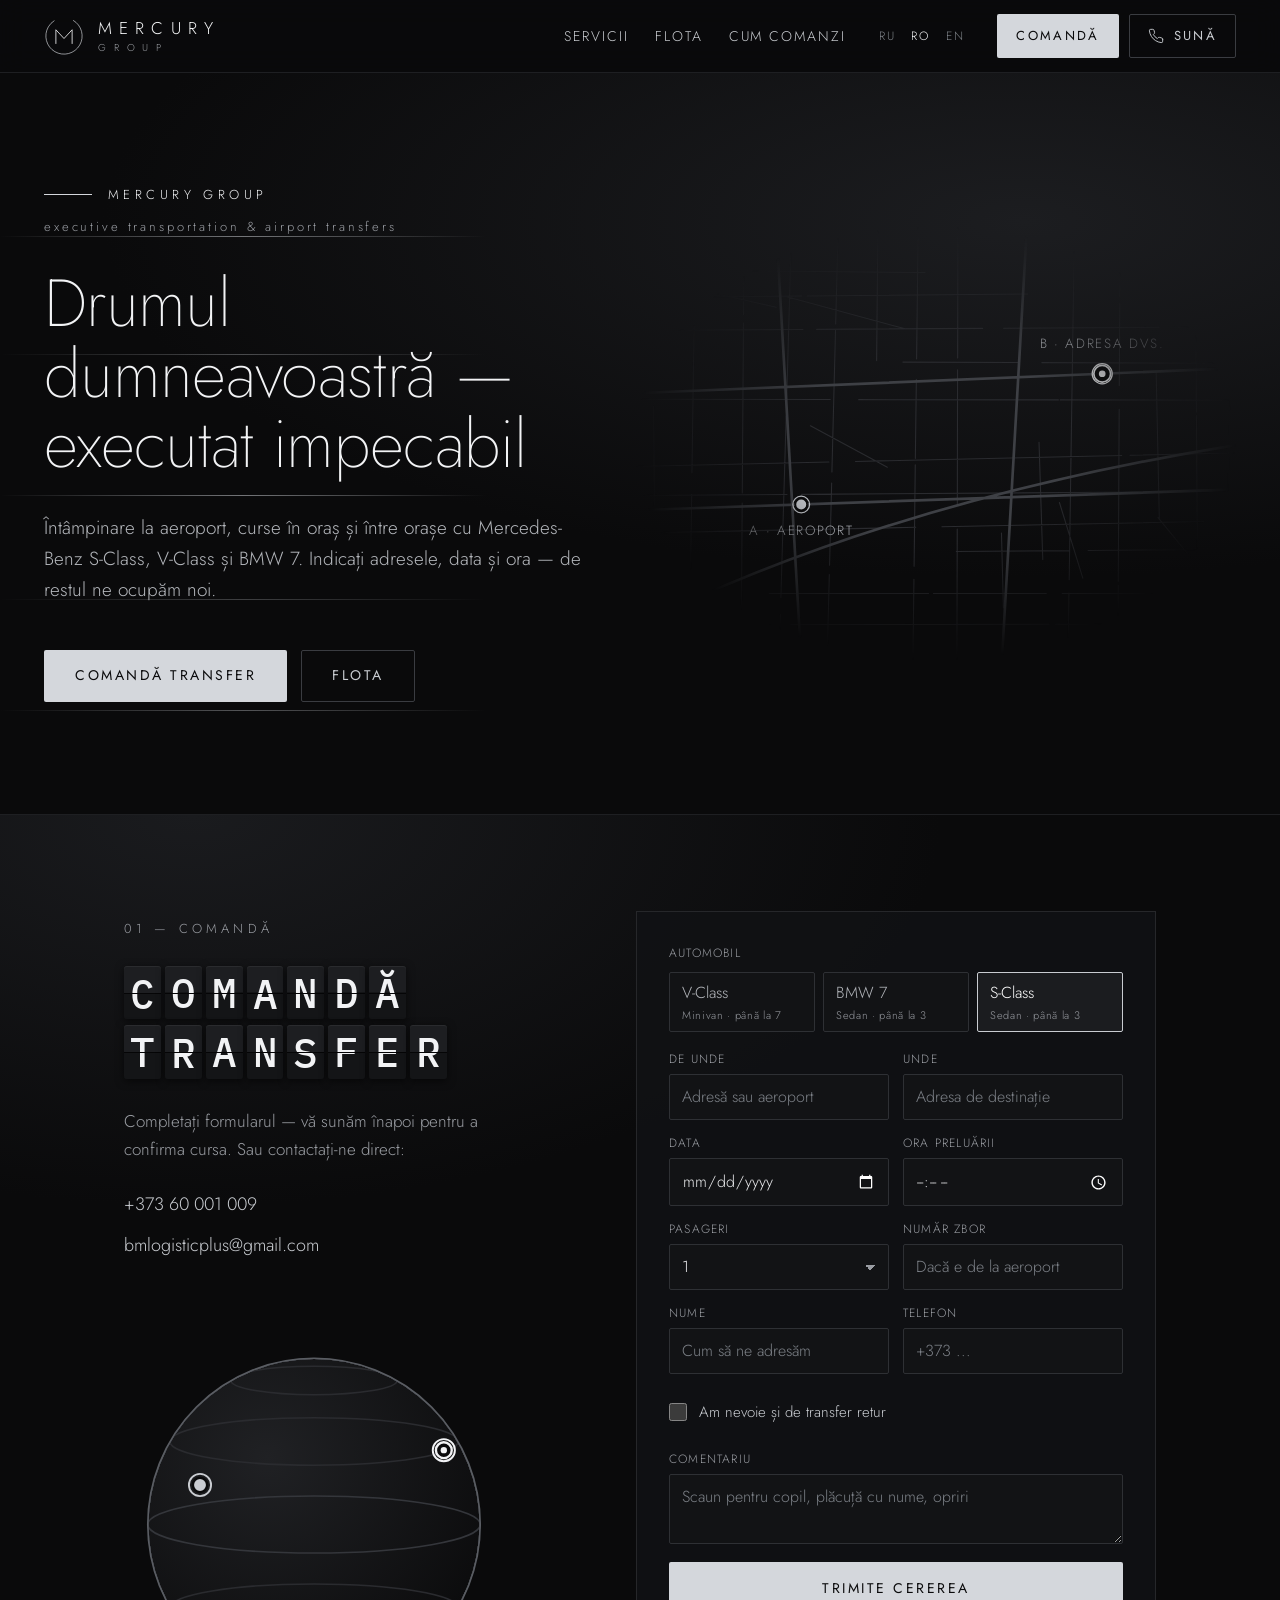
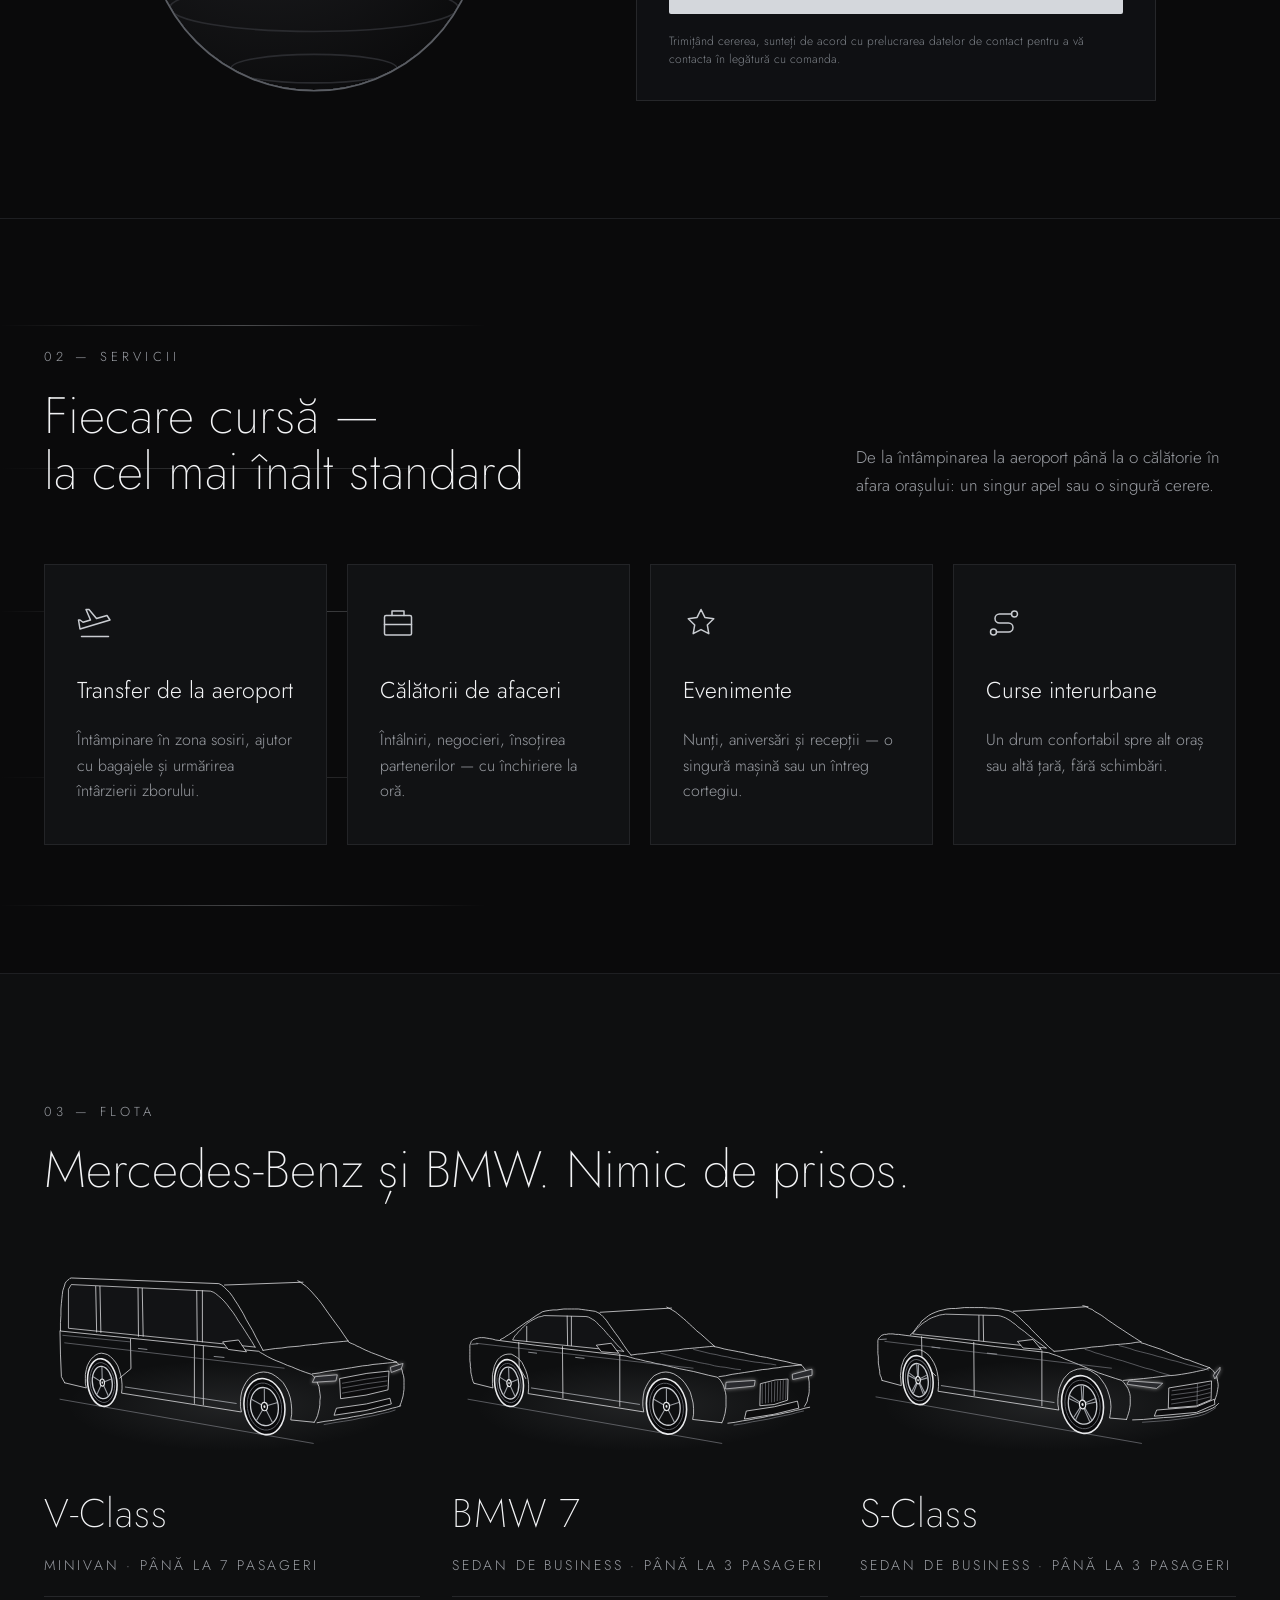
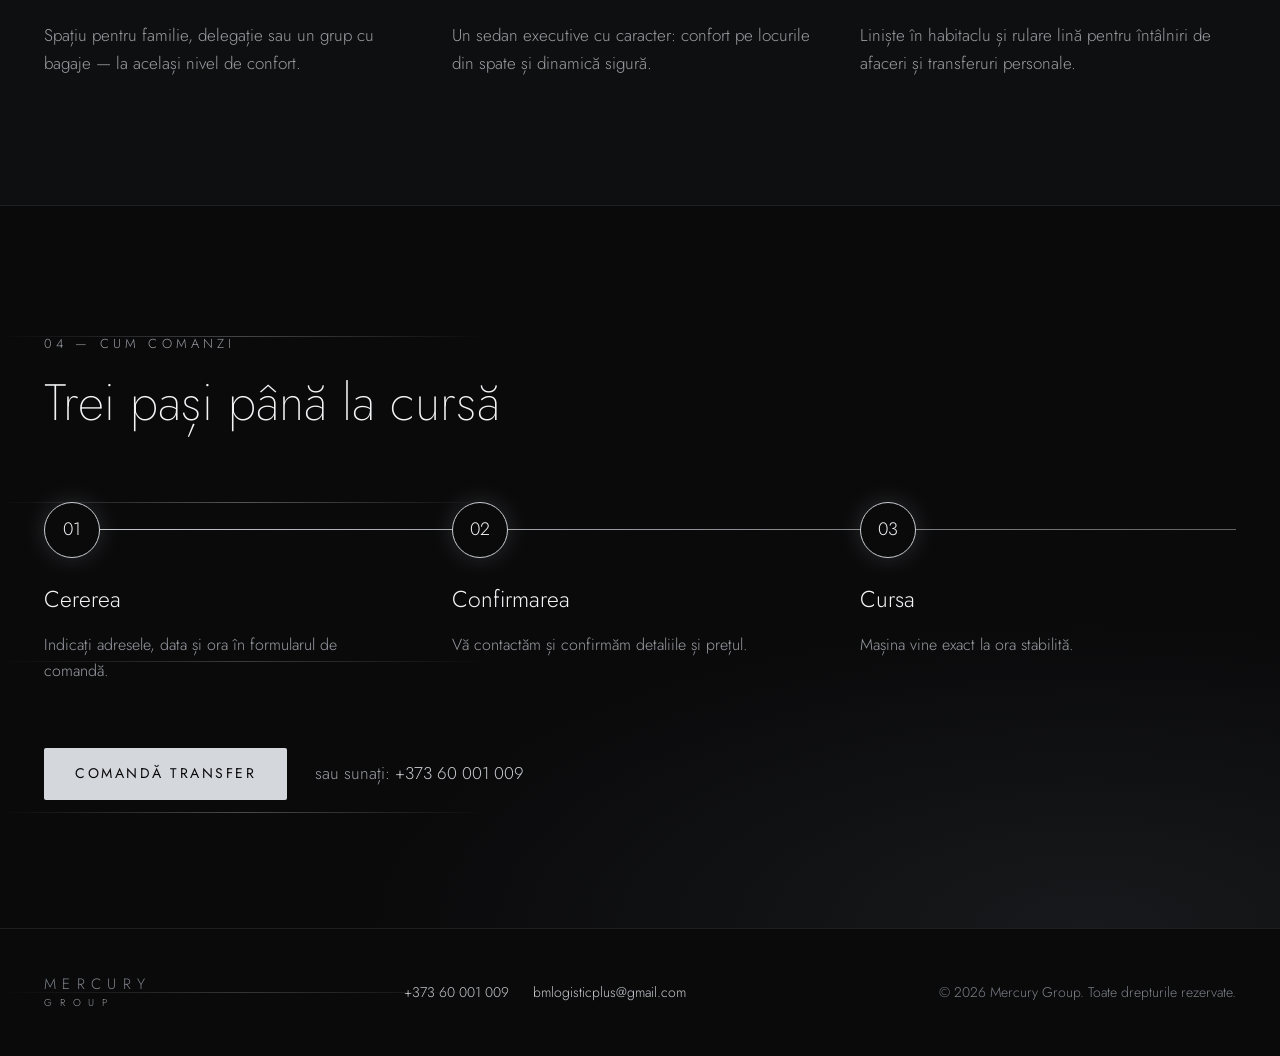
<file: ro/index.html>
<!doctype html>
<html lang="ro" class="no-js">
<head>
<meta charset="utf-8">
<meta name="viewport" content="width=device-width, initial-scale=1, viewport-fit=cover">
<title>Mercury Group — transferuri VIP și transport executive</title>
<meta name="description" content="Transferuri de la aeroport, călătorii de afaceri și curse interurbane cu Mercedes-Benz S-Class, V-Class și BMW 7. Comandați online: adrese, dată și oră.">
<meta name="theme-color" content="#0A0A0B">
<link rel="canonical" href="https://mercurygroup.md/ro/">
<link rel="alternate" hreflang="ru" href="https://mercurygroup.md/">
<link rel="alternate" hreflang="ro" href="https://mercurygroup.md/ro/">
<link rel="alternate" hreflang="en" href="https://mercurygroup.md/en/">
<link rel="alternate" hreflang="x-default" href="https://mercurygroup.md/">
<meta property="og:title" content="Mercury Group — transferuri VIP și transport executive">
<meta property="og:description" content="Transferuri de la aeroport, călătorii de afaceri și curse interurbane cu Mercedes-Benz S-Class, V-Class și BMW 7. Comandați online: adrese, dată și oră.">
<meta property="og:type" content="website">
<link rel="icon" href="../assets/favicon.svg" type="image/svg+xml">
<link rel="preconnect" href="https://fonts.googleapis.com">
<link rel="preconnect" href="https://fonts.gstatic.com" crossorigin>
<link href="https://fonts.googleapis.com/css2?family=Jost:wght@200;300;400;500&family=IBM+Plex+Mono:wght@400;500&display=swap" rel="stylesheet">
<link rel="stylesheet" href="../assets/css/style.css">
<script>document.documentElement.classList.remove('no-js')</script>
</head>
<body>
<a class="sr-only" href="#booking">Mergi la formularul de comandă</a>

<header class="site-header">
<div class="wrap header-row">
<a class="brand" href="#top" aria-label="Mercury Group">
<svg class="brand-mark" viewBox="0 0 64 64" fill="none" aria-hidden="true"><circle cx="32" cy="32" r="29" stroke="#C9CCD1" stroke-width="1" stroke-dasharray="150 32" transform="rotate(-60 32 32)"></circle><path d="M19 44 V22 L32 36 L45 22 V44" stroke="#E8E9EB" stroke-width="1.4" stroke-linecap="round" stroke-linejoin="round"></path></svg>
<span class="brand-word"><b>MERCURY</b><small>GROUP</small></span>
</a>
<div class="header-actions">
<nav class="nav" id="nav" aria-label="Secțiuni">
<div class="nav-links">
<a href="#services">Servicii</a>
<a href="#fleet">Flota</a>
<a href="#how">Cum comanzi</a>
</div>
<div class="lang" aria-label="Limba site-ului">
<a href="../index.html" hreflang="ru" lang="ru" >RU</a>
<a href="../ro/index.html" hreflang="ro" lang="ro" aria-current="page">RO</a>
<a href="../en/index.html" hreflang="en" lang="en" >EN</a>
</div>
<a class="btn btn-primary btn-sm" href="#booking">Comandă</a>
</nav>
<div class="call" id="call">
<button class="btn btn-ghost btn-sm call-btn" type="button" aria-expanded="false" aria-controls="call-pop" aria-label="Sună">
<svg viewBox="0 0 24 24" fill="none" stroke="currentColor" stroke-width="1.4" stroke-linecap="round" stroke-linejoin="round" aria-hidden="true"><path d="M22 16.9v3a2 2 0 0 1-2.2 2 19.8 19.8 0 0 1-8.6-3.1 19.5 19.5 0 0 1-6-6A19.8 19.8 0 0 1 2.1 4.2 2 2 0 0 1 4.1 2h3a2 2 0 0 1 2 1.7c.1.9.4 1.8.7 2.7a2 2 0 0 1-.5 2.1L8 9.8a16 16 0 0 0 6 6l1.3-1.3a2 2 0 0 1 2.1-.4c.9.3 1.8.6 2.7.7a2 2 0 0 1 1.9 2z"></path></svg>
<span class="call-label">Sună</span>
</button>
<div class="call-pop" id="call-pop" role="dialog" aria-label="Sunați-ne">
<p>Sunați-ne</p>
<a class="call-num" href="tel:+37360001009">+373 60 001 009</a>
<p class="call-note">Apăsați pe număr pentru a suna</p>
<a class="btn btn-primary" href="tel:+37360001009">Sună</a>
<a class="call-mail" href="mailto:bmlogisticplus@gmail.com">bmlogisticplus@gmail.com</a>
</div>
</div>
<button class="burger" type="button" aria-expanded="false" aria-controls="nav" aria-label="Meniu"><span></span></button>
</div>
</div>
</header>

<main>
<section class="hero" id="top">
<div class="streaks" aria-hidden="true">
<div class="streak" style="top:22%;animation-duration:7s"></div>
<div class="streak" style="top:38%;animation-duration:11s;animation-delay:-4s;opacity:.6"></div>
<div class="streak" style="top:57%;animation-duration:9s;animation-delay:-2s"></div>
<div class="streak" style="top:71%;animation-duration:13s;animation-delay:-7s;opacity:.5"></div>
<div class="streak" style="top:86%;animation-duration:8s;animation-delay:-5s;opacity:.7"></div>
</div>
<div class="wrap hero-grid">
<div class="hero-text">
<div class="eyebrow in-1"><i></i><b>MERCURY GROUP</b><span>executive transportation &amp; airport transfers</span></div>
<h1 class="in-1 d1">Drumul dumneavoastră — executat impecabil</h1>
<p class="lead in-1 d2">Întâmpinare la aeroport, curse în oraș și între orașe cu Mercedes-Benz S-Class, V-Class și BMW 7. Indicați adresele, data și ora — de restul ne ocupăm noi.</p>
<div class="hero-cta in-1 d3">
<a class="btn btn-primary" href="#booking">Comandă transfer</a>
<a class="btn btn-ghost" href="#fleet">Flota</a>
</div>
</div>
<div class="hero-map in-1 d2">
<svg viewBox="0 0 720 520" width="100%" role="img" aria-label="Hartă: traseu de la aeroport până la adresa clientului" style="display: block">
<path d="M531.0 16.2L669.2 14.8M671.7 14.7L720.0 14.2M0.0 52.4L348.0 55.7M0.0 85.5L200.7 83.7M207.2 83.7L470.8 81.3M0.0 124.8L202.0 123.7M218.3 123.6L417.0 122.4M442.1 122.3L628.0 121.2M646.9 121.1L720.0 120.6M321.6 162.8L460.3 163.3M487.8 163.4L720.0 164.1M0.0 207.3L234.7 207.6M268.7 207.7L507.6 208.0M509.7 208.0L720.0 208.4M0.0 287.6L233.1 282.3M264.9 281.6L583.3 274.4M593.3 274.2L720.0 271.4M0.0 322.3L183.0 321.1M200.5 321.0L465.8 319.2M466.0 319.2L692.1 317.6M712.5 317.5L720.0 317.5M0.0 367.3L336.9 360.4M368.3 359.8L681.8 353.4M696.1 353.2L720.0 352.7M385.5 389.4L521.0 388.3M543.1 388.1L706.9 386.8M161.7 439.6L352.3 439.6M358.1 439.6L493.1 439.6M512.1 439.6L675.5 439.6M676.4 439.6L720.0 439.6M0.0 476.9L168.1 476.7M187.3 476.7L496.4 476.3M504.4 476.3L720.0 476.0M21.8 0.0L22.7 113.4M23.4 215.7L24.3 334.1M24.5 364.0L25.6 511.7M71.8 119.8L69.3 295.1M69.0 321.3L66.8 474.1M66.4 499.1L66.2 520.0M131.7 0.0L131.0 105.8M130.9 116.2L129.5 319.2M129.4 331.5L128.4 472.1M188.5 0.0L182.6 206.9M182.0 227.4L178.1 360.1M178.0 364.2L175.7 444.4M175.1 464.7L173.5 520.0M244.2 0.0L241.2 117.3M241.0 124.8L236.7 294.3M236.4 307.3L233.9 405.8M233.6 416.8L231.0 520.0M291.7 0.0L290.2 161.0M339.9 0.0L338.0 158.9M337.7 183.3L336.5 277.9M336.4 285.6L335.0 406.8M334.8 422.7L333.6 520.0M387.4 0.0L387.1 157.9M387.0 172.0L386.7 333.2M386.6 362.6L386.2 520.0M439.5 367.3L441.8 456.7M484.4 258.7L488.9 398.8M526.8 0.0L524.9 127.7M524.9 128.3L522.4 292.7M522.4 293.3L520.5 423.0M520.2 439.0L519.0 520.0M581.5 0.0L581.0 84.2M581.0 92.6L580.4 190.8M580.3 219.3L579.2 425.0M579.2 429.7L578.7 520.0M624.5 173.6L628.3 350.6M671.1 0.0L672.7 222.6M672.7 226.6L673.8 386.8M674.6 499.7L674.8 520.0M714.1 139.9L712.5 220.3M712.2 237.5L710.0 345.1M709.4 374.2L707.6 468.8M707.3 482.3L706.6 520.0M495.2 510.9L563.1 637.0M508.8 330.7L536.8 421.2M39.2 67.5L170.0 97.1M184.0 84.9L323.1 122.7M626.8 348.7L680.1 413.9M211.0 238.9L303.0 288.6M189.5 500.1L75.3 510.0" fill="none" stroke="#2A2B2F" stroke-width="1.3" stroke-linecap="round"></path>
<path d="M0.0 340.0L720.0 315.0M0.0 200.0L720.0 170.0M170.0 0.0L200.0 520.0M470.0 0.0L440.0 520.0M0 480Q300 330 720 262" fill="none" stroke="#3E4045" stroke-width="3.2" stroke-linecap="round"></path>

<path class="mg-route" d="M200.0 333.1L451.3 324.3L459.6 180.9L560.0 176.7" pathLength="1000" fill="none" stroke="#C9CCD1" stroke-opacity="0.18" stroke-width="14" stroke-linecap="round" stroke-linejoin="round"></path>
<path class="mg-route" d="M200.0 333.1L451.3 324.3L459.6 180.9L560.0 176.7" pathLength="1000" fill="none" stroke="#E8E9EB" stroke-width="3.2" stroke-linecap="round" stroke-linejoin="round"></path>
<path class="mg-head" d="M200.0 333.1L451.3 324.3L459.6 180.9L560.0 176.7" pathLength="1000" fill="none" stroke="#FFFFFF" stroke-width="5" stroke-linecap="round" stroke-linejoin="round"></path>

<circle class="mg-pulse" cx="200" cy="333.1" r="10" fill="none" stroke="#C9CCD1" stroke-width="1.5"></circle>
<circle cx="200" cy="333.1" r="7" fill="#C9CCD1" stroke="#0A0A0B" stroke-width="2"></circle>
<text x="200" y="370" text-anchor="middle" fill="#B4B7BC" font-size="16" letter-spacing="2">A · AEROPORT</text>

<circle class="mg-pulse" cx="560" cy="176.7" r="12" fill="none" stroke="#F2F3F5" stroke-width="1.5" style="animation-delay: 1.2s"></circle>
<g class="mg-arrive">
<circle cx="560" cy="176.7" r="10" fill="#0A0A0B" stroke="#F2F3F5" stroke-width="2"></circle>
<circle cx="560" cy="176.7" r="4" fill="#F2F3F5"></circle>
</g>
<text x="560" y="146" text-anchor="middle" fill="#B4B7BC" font-size="16" letter-spacing="2">B · ADRESA DVS.</text>
</svg>
</div>
</div>
</section>

<section class="booking" id="booking">
<div class="wrap booking-grid">
<div class="booking-info reveal">
<div class="label">01 — Comandă</div>
<h2 class="flip-title" id="flip" data-words="COMANDĂ|TRANSFER" aria-label="Comandă transfer">Comandă transfer</h2>
<p class="lead">Completați formularul — vă sunăm înapoi pentru a confirma cursa. Sau contactați-ne direct:</p>
<div class="contacts">
<a href="tel:+37360001009">+373 60 001 009</a>
<a href="mailto:bmlogisticplus@gmail.com">bmlogisticplus@gmail.com</a>
</div>
<div class="globe">
<svg viewBox="80 30 240 260" width="100%" role="img" aria-label="Glob: un avion zboară dintr-un punct în altul" style="display: block; overflow: visible">
<defs>
<radialGradient id="mgGlobeFill" cx="0.36" cy="0.3" r="0.8">
<stop offset="0" stop-color="#202124"></stop>
<stop offset="1" stop-color="#0A0A0B"></stop>
</radialGradient>
<clipPath id="mgGlobeClip"><circle cx="200" cy="175" r="105"></circle></clipPath>
</defs>
<circle cx="200" cy="175" r="105" fill="url(#mgGlobeFill)"></circle>
<g clip-path="url(#mgGlobeClip)" fill="none" stroke-width="1">
<ellipse cx="200" cy="175" rx="105" ry="18" stroke="#34363B"></ellipse>
<ellipse cx="200" cy="122.5" rx="91" ry="15" stroke="#2A2B2F"></ellipse>
<ellipse cx="200" cy="227.5" rx="91" ry="15" stroke="#2A2B2F"></ellipse>
<ellipse cx="200" cy="84" rx="52.5" ry="9" stroke="#2A2B2F"></ellipse>
<ellipse cx="200" cy="266" rx="52.5" ry="9" stroke="#2A2B2F"></ellipse>
<ellipse class="mg-mer" cx="200" cy="175" rx="105" ry="105" stroke="#3A3C41"></ellipse>
<ellipse class="mg-mer" cx="200" cy="175" rx="105" ry="105" stroke="#3A3C41" style="animation-delay: -2s"></ellipse>
<ellipse class="mg-mer" cx="200" cy="175" rx="105" ry="105" stroke="#3A3C41" style="animation-delay: -4s"></ellipse>
<ellipse class="mg-mer" cx="200" cy="175" rx="105" ry="105" stroke="#3A3C41" style="animation-delay: -6s"></ellipse>
<ellipse class="mg-mer" cx="200" cy="175" rx="105" ry="105" stroke="#3A3C41" style="animation-delay: -8s"></ellipse>
<ellipse class="mg-mer" cx="200" cy="175" rx="105" ry="105" stroke="#3A3C41" style="animation-delay: -10s"></ellipse>
</g>
<circle cx="200" cy="175" r="105" fill="none" stroke="#5A5D63" stroke-width="1"></circle>

<path class="mg-flyroute" d="M128 150 Q205 -30 282 128" pathLength="1000" fill="none" stroke="#C9CCD1" stroke-opacity="0.2" stroke-width="7" stroke-linecap="round"></path>
<path class="mg-flyroute" d="M128 150 Q205 -30 282 128" pathLength="1000" fill="none" stroke="#E8E9EB" stroke-width="1.6" stroke-linecap="round"></path>

<circle class="mg-pulse" cx="128" cy="150" r="7" fill="none" stroke="#C9CCD1" stroke-width="1.2"></circle>
<circle cx="128" cy="150" r="4.5" fill="#C9CCD1" stroke="#0A0A0B" stroke-width="1.5"></circle>
<circle class="mg-pulse" cx="282" cy="128" r="7" fill="none" stroke="#F2F3F5" stroke-width="1.2" style="animation-delay: 1.2s"></circle>
<circle cx="282" cy="128" r="5" fill="#0A0A0B" stroke="#F2F3F5" stroke-width="1.5"></circle>
<circle cx="282" cy="128" r="2" fill="#F2F3F5"></circle>

<g class="mg-fly">
<path d="M11 0 L-5 -2.6 L-9 -11 L-12 -11 L-9.5 -2.4 L-13 -2 L-15 -6 L-17 -6 L-16 0 L-17 6 L-15 6 L-13 2 L-9.5 2.4 L-12 11 L-9 11 L-5 2.6 Z" fill="#F2F3F5"></path>
</g>
</svg>
</div>
</div>

<div class="form-col">
<form class="bform reveal" id="bform" novalidate>
<fieldset>
<legend>Automobil</legend>
<div class="cars">
<button type="button" class="pill" data-car="V-Class" aria-pressed="false"><b>V-Class</b><small>Minivan · până la 7</small></button>
<button type="button" class="pill" data-car="BMW 7" aria-pressed="false"><b>BMW 7</b><small>Sedan · până la 3</small></button>
<button type="button" class="pill" data-car="S-Class" aria-pressed="true"><b>S-Class</b><small>Sedan · până la 3</small></button>
</div>
<input type="hidden" name="car" value="S-Class">
</fieldset>
<div class="fgrid">
<label class="field"><span class="flabel">De unde</span><input class="fld" name="from" required maxlength="200" placeholder="Adresă sau aeroport" autocomplete="street-address"></label>
<label class="field"><span class="flabel">Unde</span><input class="fld" name="to" required maxlength="200" placeholder="Adresa de destinație"></label>
<label class="field"><span class="flabel">Data</span><input class="fld" type="date" name="date" required></label>
<label class="field"><span class="flabel">Ora preluării</span><input class="fld" type="time" name="time" required></label>
<label class="field"><span class="flabel">Pasageri</span><select class="fld" name="pax"><option>1</option><option>2</option><option>3</option><option>4</option><option>5</option><option>6</option><option>7</option></select></label>
<label class="field"><span class="flabel">Număr zbor</span><input class="fld" name="flight" maxlength="20" placeholder="Dacă e de la aeroport"></label>
<label class="field"><span class="flabel">Nume</span><input class="fld" name="name" required maxlength="100" autocomplete="name" placeholder="Cum să ne adresăm"></label>
<label class="field"><span class="flabel">Telefon</span><input class="fld" type="tel" name="phone" required maxlength="30" autocomplete="tel" placeholder="+373 ..."></label>
</div>
<label class="check"><input type="checkbox" name="roundtrip" id="roundtrip">Am nevoie și de transfer retur</label>
<div class="return" id="return">
<label class="field"><span class="flabel">Data retur</span><input class="fld" type="date" name="returnDate"></label>
<label class="field"><span class="flabel">Ora retur</span><input class="fld" type="time" name="returnTime"></label>
</div>
<label class="field"><span class="flabel">Comentariu</span><textarea class="fld" name="comment" rows="2" maxlength="1000" placeholder="Scaun pentru copil, plăcuță cu nume, opriri"></textarea></label>
<div class="hp" aria-hidden="true"><label>Company<input name="company" tabindex="-1" autocomplete="off"></label></div>
<input type="hidden" name="lang" value="ro">
<button class="btn btn-primary" type="submit" data-sending="Se trimite…">Trimite cererea</button>
<p class="form-error" id="form-error" role="alert" hidden>Cererea nu a putut fi trimisă. Sunați-ne: <a href="tel:+37360001009">+373 60 001 009</a></p>
<p class="consent">Trimițând cererea, sunteți de acord cu prelucrarea datelor de contact pentru a vă contacta în legătură cu comanda.</p>
</form>
<div class="sent" id="sent" role="status" tabindex="-1">
<svg width="72" height="72" viewBox="0 0 72 72" fill="none" aria-hidden="true"><circle class="draw" cx="36" cy="36" r="34" stroke="#C9CCD1" stroke-width="1"></circle><path class="draw draw2" d="M23 37 L32 46 L50 27" stroke="#F2F3F5" stroke-width="1.4" stroke-linecap="round" stroke-linejoin="round"></path></svg>
<h3>Cererea a fost primită</h3>
<p>Mulțumim! Vă vom contacta în curând pentru a confirma cursa.</p>
<button class="btn btn-ghost" type="button" id="again">Cerere nouă</button>
</div>
</div>
</div>
</section>

<section class="services wrap" id="services">
<div class="streaks" aria-hidden="true" style="left:50%;right:auto;width:100vw;transform:translateX(-50%)">
<div class="streak" style="top:14%;animation-duration:9s;animation-delay:-3s;opacity:.6"></div>
<div class="streak" style="top:33%;animation-duration:12s;animation-delay:-8s;opacity:.45"></div>
<div class="streak" style="top:52%;animation-duration:8s;animation-delay:-1s;opacity:.7"></div>
<div class="streak" style="top:74%;animation-duration:14s;animation-delay:-6s;opacity:.4"></div>
<div class="streak" style="top:91%;animation-duration:10s;animation-delay:-4s;opacity:.55"></div>
</div>
<div class="sec-head reveal">
<div><div class="label">02 — Servicii</div><h2 class="h2">Fiecare cursă —<br>la cel mai înalt standard</h2></div>
<p class="lead">De la întâmpinarea la aeroport până la o călătorie în afara orașului: un singur apel sau o singură cerere.</p>
</div>
<div class="cards">
<article class="card reveal"><svg class="ic ic-plane" viewBox="0 0 24 24" fill="none" stroke="#C9CCD1" stroke-width="1" stroke-linecap="round" stroke-linejoin="round" aria-hidden="true"><path d="M2 16l20-6-2-3-7 2-5-6H6l3 7-5 1.5L2 10H1l1 6z"></path><path d="M3 21h18"></path></svg><h3>Transfer de la aeroport</h3><p>Întâmpinare în zona sosiri, ajutor cu bagajele și urmărirea întârzierii zborului.</p></article>
<article class="card reveal"><svg class="ic ic-shake" viewBox="0 0 24 24" fill="none" stroke="#C9CCD1" stroke-width="1" stroke-linecap="round" stroke-linejoin="round" aria-hidden="true"><rect x="3" y="7" width="18" height="13" rx="1"></rect><path d="M8 7V4h8v3"></path><path d="M3 13h18"></path></svg><h3>Călătorii de afaceri</h3><p>Întâlniri, negocieri, însoțirea partenerilor — cu închiriere la oră.</p></article>
<article class="card reveal"><svg class="ic ic-spin" viewBox="0 0 24 24" fill="none" stroke="#C9CCD1" stroke-width="1" stroke-linecap="round" stroke-linejoin="round" aria-hidden="true"><path d="M12 3l2.6 5.3 5.9.9-4.3 4.1 1 5.8L12 16.4 6.8 19.1l1-5.8L3.5 9.2l5.9-.9z"></path></svg><h3>Evenimente</h3><p>Nunți, aniversări și recepții — o singură mașină sau un întreg cortegiu.</p></article>
<article class="card reveal"><svg class="ic ic-route" viewBox="0 0 24 24" fill="none" stroke="#C9CCD1" stroke-width="1" stroke-linecap="round" stroke-linejoin="round" aria-hidden="true"><circle cx="5" cy="18" r="2"></circle><circle cx="19" cy="6" r="2"></circle><path d="M7 18h8a3 3 0 0 0 0-6H9a3 3 0 0 1 0-6h8"></path></svg><h3>Curse interurbane</h3><p>Un drum confortabil spre alt oraș sau altă țară, fără schimbări.</p></article>
</div>
</section>

<section class="fleet" id="fleet">
<div class="wrap">
<div class="reveal"><div class="label">03 — Flota</div><h2 class="h2">Mercedes-Benz și BMW. Nimic de prisos.</h2></div>
<div class="fleet-grid">
<article class="car-card reveal">
<div class="carwrap"><svg class="mg-car mg-lc mg-lc-v" viewBox="0 0 800 420" width="100%" role="img" aria-label="Desen al unui minivan" style="display: block; overflow: visible"><defs><linearGradient id="mgcvb0" gradientUnits="userSpaceOnUse" x1="600" y1="248" x2="739" y2="315"><stop offset="0" stop-color="#F2F3F5" stop-opacity="0.55"></stop><stop offset="1" stop-color="#F2F3F5" stop-opacity="0"></stop></linearGradient><linearGradient id="mgcvb1" gradientUnits="userSpaceOnUse" x1="752" y1="226" x2="897" y2="283"><stop offset="0" stop-color="#F2F3F5" stop-opacity="0.55"></stop><stop offset="1" stop-color="#F2F3F5" stop-opacity="0"></stop></linearGradient></defs><path d="M573 386 L34 292" fill="none" stroke="#9A9DA3" stroke-width="1.1" stroke-linecap="round" stroke-linejoin="round"></path><g class="mg-sway"><path class="mg-beam" d="M617 242 L583 254 L685 336 L794 295 Z" fill="url(#mgcvb0)"></path><path class="mg-beam" d="M738 224 L766 227 L941 282 L852 284 Z" fill="url(#mgcvb1)"></path><path d="M44 257 L90 268 L88 258 L88 248 L88 239 L90 229 L92 221 L96 213 L100 207 L105 202 L110 198 L116 195 L122 194 L128 195 L135 197 L141 201 L147 207 L152 213 L157 221 L160 230 L163 240 L165 249 L166 260 L166 270 L165 279 L419 319 L420 319 L418 308 L418 297 L419 285 L421 275 L425 265 L430 256 L436 248 L443 242 L450 238 L459 235 L467 234 L476 235 L485 238 L493 243 L501 249 L509 257 L515 267 L520 277 L524 289 L526 301 L527 313 L527 324 L525 336 L575 341" fill="none" stroke="#E8E9EB" stroke-width="1.6" stroke-linecap="round" stroke-linejoin="round"></path><path d="M575 341 L579 334 L582 327 L584 319 L586 311 L587 303 L587 295 L588 287 L587 279 L586 272 L585 265 L582 258 L580 252 L577 247 L573 242 L569 239 L569 239 L557 235 L546 231 L536 227 L527 223 L518 220 L509 216 L502 213 L494 210 L487 207 L481 204 L475 201 L470 198 L465 195 L461 193 L457 190 L36 147 L34 146 L35 196 L37 244 L44 257" fill="none" stroke="#E8E9EB" stroke-width="1.6" stroke-linecap="round" stroke-linejoin="round"></path><path d="M466 188 L458 173 L451 160 L444 146 L437 134 L430 122 L424 110 L418 100 L412 90 L406 81 L401 73 L395 65 L389 59 L384 54 L378 49 L372 46 L58 34 L58 34 L55 35 L53 37 L50 39 L48 41 L45 45 L44 49 L42 55 L40 61 L39 69 L38 78 L37 88 L36 100 L36 114 L35 129 L35 146" fill="none" stroke="#E8E9EB" stroke-width="1.6" stroke-linecap="round" stroke-linejoin="round"></path><path d="M647 168 L638 155 L630 143 L621 131 L613 120 L605 109 L598 99 L591 89 L584 80 L577 72 L570 64 L564 58 L558 52 L551 47 L546 43 L540 40" fill="none" stroke="#E8E9EB" stroke-width="1.6" stroke-linecap="round" stroke-linejoin="round"></path><path d="M384 49 L551 43" fill="none" stroke="#E8E9EB" stroke-width="1.6" stroke-linecap="round" stroke-linejoin="round"></path><path d="M466 188 L479 186 L493 184 L506 183 L519 181 L532 180 L544 179 L557 177 L569 176 L581 175 L592 173 L604 172 L615 171 L626 170 L637 169 L647 168" fill="none" stroke="#E8E9EB" stroke-width="1.6" stroke-linecap="round" stroke-linejoin="round"></path><path d="M449 181 L442 169 L435 158 L428 147 L421 136 L414 126 L408 116 L402 107 L395 98 L389 90 L383 83 L377 77 L371 72 L365 67 L360 64 L354 62 L58 48 L52 58 L52 141 L449 181 Z" fill="#121315" stroke="#E8E9EB" stroke-width="1.5" stroke-linecap="round" stroke-linejoin="round"></path><path d="M337 170 L337 61" fill="none" stroke="#E8E9EB" stroke-width="1.6" stroke-linecap="round" stroke-linejoin="round"></path><path d="M326 169 L325 61" fill="none" stroke="#E8E9EB" stroke-width="1.6" stroke-linecap="round" stroke-linejoin="round"></path><path d="M211 158 L209 56" fill="none" stroke="#E8E9EB" stroke-width="1.6" stroke-linecap="round" stroke-linejoin="round"></path><path d="M201 158 L200 56" fill="none" stroke="#E8E9EB" stroke-width="1.6" stroke-linecap="round" stroke-linejoin="round"></path><path d="M121 150 L119 52" fill="none" stroke="#E8E9EB" stroke-width="1.6" stroke-linecap="round" stroke-linejoin="round"></path><path d="M112 149 L110 52" fill="none" stroke="#E8E9EB" stroke-width="1.6" stroke-linecap="round" stroke-linejoin="round"></path><path d="M430 191 L392 186 L380 170 L413 166 Z" fill="#0B0B0C" stroke="#E8E9EB" stroke-width="1.6" stroke-linecap="round" stroke-linejoin="round"></path><path d="M339 179 L339 304" fill="none" stroke="#E8E9EB" stroke-width="1.6" stroke-linecap="round" stroke-linejoin="round"></path><path d="M320 177 L320 301" fill="none" stroke="#E8E9EB" stroke-width="1.6" stroke-linecap="round" stroke-linejoin="round"></path><path d="M184 164 L185 227 L161 247" fill="none" stroke="#E8E9EB" stroke-width="1.6" stroke-linecap="round" stroke-linejoin="round"></path><path d="M184 170 L40 156" fill="none" stroke="#9A9DA3" stroke-width="1.1" stroke-linecap="round" stroke-linejoin="round"></path><path d="M383 203 L362 201" fill="none" stroke="#C9CCD1" stroke-width="1.4" stroke-linecap="round" stroke-linejoin="round"></path><path d="M219 186 L201 184" fill="none" stroke="#C9CCD1" stroke-width="1.4" stroke-linecap="round" stroke-linejoin="round"></path><path d="M511 226 L44 172" fill="none" stroke="#9A9DA3" stroke-width="1.1" stroke-linecap="round" stroke-linejoin="round"></path><path d="M409 301 L173 266" fill="none" stroke="#C9CCD1" stroke-width="1.4" stroke-linecap="round" stroke-linejoin="round"></path><path d="M571 238 L586 236 L600 233 L614 231 L628 229 L641 227 L654 225 L666 223 L678 221 L689 220 L700 218 L711 217 L721 216 L731 215 L741 214 L750 213" fill="none" stroke="#E8E9EB" stroke-width="1.6" stroke-linecap="round" stroke-linejoin="round"></path><path d="M750 213 L740 209 L730 206 L721 202 L713 199 L705 196 L697 193 L690 190 L683 187 L677 184 L671 181 L666 179 L661 176 L656 174 L651 172 L647 169" fill="none" stroke="#E8E9EB" stroke-width="1.6" stroke-linecap="round" stroke-linejoin="round"></path><path d="M581 342 L598 339 L614 337 L630 334 L645 332 L659 329 L672 327 L685 324 L698 322 L709 319 L720 317 L731 314 L741 311 L750 309 L759 306" fill="none" stroke="#E8E9EB" stroke-width="1.6" stroke-linecap="round" stroke-linejoin="round"></path><path d="M757 306 L760 299 L762 292 L764 285 L765 278 L766 271 L766 263 L766 256 L766 249 L765 242 L763 236 L762 230 L759 225 L757 220 L753 216 L750 213" fill="none" stroke="#E8E9EB" stroke-width="1.6" stroke-linecap="round" stroke-linejoin="round"></path><path d="M631 290 L629 248 L687 237 L734 232 L732 272 L686 283 Z" fill="#0B0B0C" stroke="#E8E9EB" stroke-width="1.6" stroke-linecap="round" stroke-linejoin="round"></path><path d="M635 279 L686 270 L729 263" fill="none" stroke="#9A9DA3" stroke-width="1.1" stroke-linecap="round" stroke-linejoin="round"></path><path d="M635 268 L686 259 L730 253" fill="none" stroke="#9A9DA3" stroke-width="1.1" stroke-linecap="round" stroke-linejoin="round"></path><path d="M635 258 L687 249 L730 243" fill="none" stroke="#9A9DA3" stroke-width="1.1" stroke-linecap="round" stroke-linejoin="round"></path><path d="M618 326 L685 316 L739 302 L736 290 L686 302 L623 311 Z" fill="#0B0B0C" stroke="#E8E9EB" stroke-width="1.6" stroke-linecap="round" stroke-linejoin="round"></path><path d="M596 346 L617 342 L637 339 L656 336 L674 332 L691 329 L706 326 L721 322 L735 319 L747 315" fill="none" stroke="#9A9DA3" stroke-width="1.1" stroke-linecap="round" stroke-linejoin="round"></path><path class="mg-lamp" d="M624 240 L577 244 L571 256 L621 253 Z" stroke="#E8E9EB" stroke-width="1.3" stroke-linejoin="round"></path><path class="mg-lamp" d="M737 224 L764 216 L760 227 L739 235 Z" stroke="#E8E9EB" stroke-width="1.3" stroke-linejoin="round"></path></g><g transform="matrix(-43.68 -6.47 0.29 -59.29 469.0 307.6)"><circle r="1" fill="#08080A" stroke="#E8E9EB" stroke-width="1.6" vector-effect="non-scaling-stroke"></circle><circle r="0.84" fill="none" stroke="#5A5D63" stroke-width="1" vector-effect="non-scaling-stroke"></circle><g class="mg-spin"><circle r="0.68" fill="#0E0F11" stroke="#C9CCD1" stroke-width="1.3" vector-effect="non-scaling-stroke"></circle><path d="M0.153 0.047 L0.611 0.189 M0.002 0.160 L0.009 0.640 M-0.151 0.052 L-0.606 0.206 M-0.096 -0.128 L-0.383 -0.512 M0.092 -0.131 L0.369 -0.523 " stroke="#9A9DA3" stroke-width="1.1" stroke-linecap="round" vector-effect="non-scaling-stroke"></path><circle r="0.15" fill="none" stroke="#E8E9EB" stroke-width="1.2" vector-effect="non-scaling-stroke"></circle><circle r="0.05" fill="#E8E9EB"></circle></g></g><g transform="matrix(-31.43 -4.65 -0.77 -50.35 124.0 256.5)"><circle r="1" fill="#08080A" stroke="#E8E9EB" stroke-width="1.6" vector-effect="non-scaling-stroke"></circle><circle r="0.84" fill="none" stroke="#5A5D63" stroke-width="1" vector-effect="non-scaling-stroke"></circle><g class="mg-spin"><circle r="0.68" fill="#0E0F11" stroke="#C9CCD1" stroke-width="1.3" vector-effect="non-scaling-stroke"></circle><path d="M0.153 0.047 L0.611 0.189 M0.002 0.160 L0.009 0.640 M-0.151 0.052 L-0.606 0.206 M-0.096 -0.128 L-0.383 -0.512 M0.092 -0.131 L0.369 -0.523 " stroke="#9A9DA3" stroke-width="1.1" stroke-linecap="round" vector-effect="non-scaling-stroke"></path><circle r="0.15" fill="none" stroke="#E8E9EB" stroke-width="1.2" vector-effect="non-scaling-stroke"></circle><circle r="0.05" fill="#E8E9EB"></circle></g></g></svg></div>
<div class="car-head"><h3>V-Class</h3><span>Minivan · până la 7 pasageri</span></div>
<p>Spațiu pentru familie, delegație sau un grup cu bagaje — la același nivel de confort.</p>
</article>
<article class="car-card reveal">
<div class="carwrap"><svg class="mg-car mg-lc mg-lc-b" viewBox="0 0 800 420" width="100%" role="img" aria-label="Desen al unui sedan de business" style="display: block; overflow: visible"><defs><linearGradient id="mgcbb0" gradientUnits="userSpaceOnUse" x1="614" y1="260" x2="745" y2="327"><stop offset="0" stop-color="#F2F3F5" stop-opacity="0.55"></stop><stop offset="1" stop-color="#F2F3F5" stop-opacity="0"></stop></linearGradient><linearGradient id="mgcbb1" gradientUnits="userSpaceOnUse" x1="746" y1="240" x2="883" y2="298"><stop offset="0" stop-color="#F2F3F5" stop-opacity="0.55"></stop><stop offset="1" stop-color="#F2F3F5" stop-opacity="0"></stop></linearGradient></defs><path d="M574 386 L34 292" fill="none" stroke="#9A9DA3" stroke-width="1.1" stroke-linecap="round" stroke-linejoin="round"></path><g class="mg-sway"><path class="mg-beam" d="M630 255 L598 266 L693 347 L798 307 Z" fill="url(#mgcbb0)"></path><path class="mg-beam" d="M732 239 L760 241 L927 297 L840 299 Z" fill="url(#mgcbb1)"></path><path d="M47 258 L87 268 L86 259 L86 249 L86 240 L88 231 L90 222 L93 215 L97 208 L102 203 L108 199 L113 197 L119 196 L126 196 L132 199 L138 203 L144 208 L149 214 L153 222 L157 231 L160 240 L162 250 L163 260 L163 270 L162 280 L408 319 L408 319 L406 307 L406 296 L407 285 L409 274 L413 265 L418 256 L424 248 L430 242 L438 238 L446 235 L455 234 L463 235 L472 238 L480 243 L488 249 L495 257 L501 266 L507 277 L510 288 L513 300 L514 312 L514 324 L512 335 L574 342" fill="none" stroke="#E8E9EB" stroke-width="1.6" stroke-linecap="round" stroke-linejoin="round"></path><path d="M574 342 L577 336 L579 329 L581 322 L582 315 L583 308 L583 300 L583 292 L583 285 L582 278 L580 271 L578 264 L575 258 L572 253 L569 249 L564 245 L564 245 L546 241 L530 237 L514 233 L499 230 L484 227 L471 224 L458 221 L446 218 L434 216 L423 213 L412 211 L401 208 L391 206 L380 203 L370 200 L370 200 L269 188 L177 177 L93 166 L93 166 L86 164 L80 163 L74 162 L68 161 L63 161 L59 161 L55 162 L51 163 L48 164 L45 165 L43 167 L41 169 L40 172 L39 174 L38 177 L38 177 L38 184 L38 191 L38 197 L38 204 L38 210 L39 217 L39 223 L40 228 L40 234 L41 239 L42 243 L43 248 L44 252 L45 255 L47 258" fill="none" stroke="#E8E9EB" stroke-width="1.6" stroke-linecap="round" stroke-linejoin="round"></path><path d="M381 198 L373 188 L366 178 L360 169 L354 160 L348 152 L343 145 L338 138 L333 131 L329 125 L325 120 L321 116 L317 112 L313 109 L309 107 L305 105 L305 105 L298 104 L291 103 L284 102 L276 101 L269 100 L261 100 L254 100 L246 100 L238 100 L230 101 L223 102 L215 102 L207 103 L200 104 L192 106 L192 106 L186 110 L179 114 L172 119 L165 124 L158 128 L151 133 L144 138 L138 142 L132 147 L126 151 L120 155 L115 158 L111 161 L107 163 L103 165" fill="none" stroke="#E8E9EB" stroke-width="1.6" stroke-linecap="round" stroke-linejoin="round"></path><path d="M558 179 L548 170 L538 161 L529 153 L520 146 L512 138 L505 132 L498 125 L492 120 L486 115 L480 110 L475 106 L470 103 L465 100 L461 98 L457 96" fill="none" stroke="#E8E9EB" stroke-width="1.6" stroke-linecap="round" stroke-linejoin="round"></path><path d="M315 107 L467 98" fill="none" stroke="#E8E9EB" stroke-width="1.6" stroke-linecap="round" stroke-linejoin="round"></path><path d="M381 198 L395 196 L408 195 L421 193 L433 192 L446 190 L458 189 L470 188 L482 187 L493 185 L505 184 L516 183 L527 182 L537 181 L548 180 L558 179" fill="none" stroke="#E8E9EB" stroke-width="1.6" stroke-linecap="round" stroke-linejoin="round"></path><path d="M365 190 L358 183 L351 176 L345 169 L339 162 L333 156 L328 150 L323 144 L318 139 L313 134 L308 129 L304 125 L299 122 L294 119 L290 117 L285 116 L196 114 L196 114 L190 116 L184 117 L178 120 L172 123 L167 126 L162 129 L157 133 L153 137 L149 141 L145 145 L141 149 L138 153 L134 157 L131 162 L129 166 L365 190 Z" fill="#121315" stroke="#E8E9EB" stroke-width="1.5" stroke-linecap="round" stroke-linejoin="round"></path><path d="M254 178 L254 116" fill="none" stroke="#E8E9EB" stroke-width="1.6" stroke-linecap="round" stroke-linejoin="round"></path><path d="M246 177 L245 115" fill="none" stroke="#E8E9EB" stroke-width="1.6" stroke-linecap="round" stroke-linejoin="round"></path><path d="M159 169 L159 137" fill="none" stroke="#E8E9EB" stroke-width="1.6" stroke-linecap="round" stroke-linejoin="round"></path><path d="M354 194 L318 191 L307 177 L338 173 Z" fill="#0B0B0C" stroke="#E8E9EB" stroke-width="1.6" stroke-linecap="round" stroke-linejoin="round"></path><path d="M357 196 L357 307" fill="none" stroke="#E8E9EB" stroke-width="1.6" stroke-linecap="round" stroke-linejoin="round"></path><path d="M235 180 L236 289" fill="none" stroke="#E8E9EB" stroke-width="1.6" stroke-linecap="round" stroke-linejoin="round"></path><path d="M142 171 L143 224 L157 248" fill="none" stroke="#E8E9EB" stroke-width="1.6" stroke-linecap="round" stroke-linejoin="round"></path><path d="M281 205 L263 203" fill="none" stroke="#C9CCD1" stroke-width="1.4" stroke-linecap="round" stroke-linejoin="round"></path><path d="M180 194 L163 192" fill="none" stroke="#C9CCD1" stroke-width="1.4" stroke-linecap="round" stroke-linejoin="round"></path><path d="M513 226 L52 173" fill="none" stroke="#9A9DA3" stroke-width="1.1" stroke-linecap="round" stroke-linejoin="round"></path><path d="M399 303 L169 268" fill="none" stroke="#C9CCD1" stroke-width="1.4" stroke-linecap="round" stroke-linejoin="round"></path><path d="M568 244 L582 242 L596 239 L610 237 L623 235 L636 233 L648 231 L660 229 L672 228 L683 226 L694 225 L704 223 L715 222 L724 221 L734 220 L743 219" fill="none" stroke="#E8E9EB" stroke-width="1.6" stroke-linecap="round" stroke-linejoin="round"></path><path d="M743 219 L726 216 L711 212 L696 209 L682 206 L669 203 L656 201 L644 198 L632 196 L621 193 L610 191 L600 189 L589 187 L579 185 L568 182 L558 180" fill="none" stroke="#E8E9EB" stroke-width="1.6" stroke-linecap="round" stroke-linejoin="round"></path><path d="M614 229 L603 228 L592 226 L581 224 L571 223 L559 221 L548 218 L537 216 L526 214 L514 211 L503 209 L491 206 L480 203 L468 200 L456 197 L444 194" fill="none" stroke="#9A9DA3" stroke-width="1.1" stroke-linecap="round" stroke-linejoin="round"></path><path d="M689 219 L678 217 L667 216 L656 214 L645 213 L633 211 L622 209 L610 207 L598 205 L586 202 L574 200 L562 197 L550 195 L538 192 L526 189 L514 186" fill="none" stroke="#9A9DA3" stroke-width="1.1" stroke-linecap="round" stroke-linejoin="round"></path><path d="M587 343 L603 341 L618 338 L632 336 L646 333 L660 331 L673 328 L685 326 L697 324 L709 321 L720 319 L731 316 L741 314 L751 311 L761 309" fill="none" stroke="#E8E9EB" stroke-width="1.6" stroke-linecap="round" stroke-linejoin="round"></path><path d="M750 307 L753 302 L756 296 L757 289 L759 283 L760 276 L760 269 L760 262 L760 255 L759 249 L758 242 L756 237 L753 231 L750 227 L747 223 L743 219" fill="none" stroke="#E8E9EB" stroke-width="1.6" stroke-linecap="round" stroke-linejoin="round"></path><path d="M655 305 L656 259 L688 251 L715 249 L714 294 L686 303 Z" fill="#0B0B0C" stroke="#E8E9EB" stroke-width="1.6" stroke-linecap="round" stroke-linejoin="round"></path><path d="M660 301 L660 259" fill="none" stroke="#9A9DA3" stroke-width="1.1" stroke-linecap="round" stroke-linejoin="round"></path><path d="M667 300 L667 258" fill="none" stroke="#9A9DA3" stroke-width="1.1" stroke-linecap="round" stroke-linejoin="round"></path><path d="M673 299 L674 257" fill="none" stroke="#9A9DA3" stroke-width="1.1" stroke-linecap="round" stroke-linejoin="round"></path><path d="M680 298 L680 256" fill="none" stroke="#9A9DA3" stroke-width="1.1" stroke-linecap="round" stroke-linejoin="round"></path><path d="M686 297 L687 255" fill="none" stroke="#9A9DA3" stroke-width="1.1" stroke-linecap="round" stroke-linejoin="round"></path><path d="M692 295 L693 254" fill="none" stroke="#9A9DA3" stroke-width="1.1" stroke-linecap="round" stroke-linejoin="round"></path><path d="M698 294 L699 253" fill="none" stroke="#9A9DA3" stroke-width="1.1" stroke-linecap="round" stroke-linejoin="round"></path><path d="M704 293 L705 252" fill="none" stroke="#9A9DA3" stroke-width="1.1" stroke-linecap="round" stroke-linejoin="round"></path><path d="M710 292 L711 251" fill="none" stroke="#9A9DA3" stroke-width="1.1" stroke-linecap="round" stroke-linejoin="round"></path><path d="M623 334 L685 324 L738 311 L735 296 L686 308 L627 317 Z" fill="#0B0B0C" stroke="#E8E9EB" stroke-width="1.6" stroke-linecap="round" stroke-linejoin="round"></path><path d="M600 347 L620 344 L639 340 L657 337 L674 334 L691 330 L706 327 L721 324 L735 320 L748 317" fill="none" stroke="#9A9DA3" stroke-width="1.1" stroke-linecap="round" stroke-linejoin="round"></path><path d="M42 175 L55 174" fill="none" stroke="#C9CCD1" stroke-width="1.4" stroke-linecap="round" stroke-linejoin="round"></path><path class="mg-lamp" d="M645 252 L583 256 L582 270 L643 264 Z" stroke="#E8E9EB" stroke-width="1.3" stroke-linejoin="round"></path><path class="mg-lamp" d="M724 239 L766 228 L766 241 L725 250 Z" stroke="#E8E9EB" stroke-width="1.3" stroke-linejoin="round"></path></g><g transform="matrix(-42.76 -6.34 0.23 -58.48 456.4 307.3)"><circle r="1" fill="#08080A" stroke="#E8E9EB" stroke-width="1.6" vector-effect="non-scaling-stroke"></circle><circle r="0.84" fill="none" stroke="#5A5D63" stroke-width="1" vector-effect="non-scaling-stroke"></circle><g class="mg-spin"><circle r="0.68" fill="#0E0F11" stroke="#C9CCD1" stroke-width="1.3" vector-effect="non-scaling-stroke"></circle><path d="M0.153 0.047 L0.611 0.189 M0.002 0.160 L0.009 0.640 M-0.151 0.052 L-0.606 0.206 M-0.096 -0.128 L-0.383 -0.512 M0.092 -0.131 L0.369 -0.523 " stroke="#9A9DA3" stroke-width="1.1" stroke-linecap="round" vector-effect="non-scaling-stroke"></path><circle r="0.15" fill="none" stroke="#E8E9EB" stroke-width="1.2" vector-effect="non-scaling-stroke"></circle><circle r="0.05" fill="#E8E9EB"></circle></g></g><g transform="matrix(-30.77 -4.56 -0.80 -49.65 121.3 257.6)"><circle r="1" fill="#08080A" stroke="#E8E9EB" stroke-width="1.6" vector-effect="non-scaling-stroke"></circle><circle r="0.84" fill="none" stroke="#5A5D63" stroke-width="1" vector-effect="non-scaling-stroke"></circle><g class="mg-spin"><circle r="0.68" fill="#0E0F11" stroke="#C9CCD1" stroke-width="1.3" vector-effect="non-scaling-stroke"></circle><path d="M0.153 0.047 L0.611 0.189 M0.002 0.160 L0.009 0.640 M-0.151 0.052 L-0.606 0.206 M-0.096 -0.128 L-0.383 -0.512 M0.092 -0.131 L0.369 -0.523 " stroke="#9A9DA3" stroke-width="1.1" stroke-linecap="round" vector-effect="non-scaling-stroke"></path><circle r="0.15" fill="none" stroke="#E8E9EB" stroke-width="1.2" vector-effect="non-scaling-stroke"></circle><circle r="0.05" fill="#E8E9EB"></circle></g></g></svg></div>
<div class="car-head"><h3>BMW 7</h3><span>Sedan de business · până la 3 pasageri</span></div>
<p>Un sedan executive cu caracter: confort pe locurile din spate și dinamică sigură.</p>
</article>
<article class="car-card reveal">
<div class="carwrap"><svg class="mg-car mg-lc mg-lc-s" viewBox="0 0 800 420" width="100%" role="img" aria-label="Desen al unui sedan executive" style="display: block; overflow: visible"><defs><linearGradient id="mgcsb0" gradientUnits="userSpaceOnUse" x1="605" y1="260" x2="769" y2="335"><stop offset="0" stop-color="#F2F3F5" stop-opacity="0.55"></stop><stop offset="1" stop-color="#F2F3F5" stop-opacity="0"></stop></linearGradient><linearGradient id="mgcsb1" gradientUnits="userSpaceOnUse" x1="761" y1="236" x2="930" y2="300"><stop offset="0" stop-color="#F2F3F5" stop-opacity="0.55"></stop><stop offset="1" stop-color="#F2F3F5" stop-opacity="0"></stop></linearGradient></defs><path d="M599 386 L34 287" fill="none" stroke="#9A9DA3" stroke-width="1.1" stroke-linecap="round" stroke-linejoin="round"></path><g class="mg-sway"><path class="mg-beam" d="M622 254 L588 267 L713 356 L825 313 Z" fill="url(#mgcsb0)"></path><path class="mg-beam" d="M746 235 L775 237 L976 298 L885 301 Z" fill="url(#mgcsb1)"></path><path d="M47 252 L88 263 L87 253 L86 242 L87 233 L88 223 L91 214 L94 206 L99 200 L104 194 L109 190 L115 188 L122 187 L128 187 L135 190 L141 194 L147 199 L152 206 L157 214 L161 223 L164 233 L166 244 L167 254 L167 265 L166 275 L423 315 L423 315 L421 303 L421 291 L422 280 L424 269 L428 259 L433 249 L439 242 L446 235 L454 231 L463 228 L472 227 L481 228 L490 231 L498 236 L507 242 L514 251 L521 261 L526 271 L530 283 L533 295 L534 308 L533 320 L531 332 L567 335" fill="none" stroke="#E8E9EB" stroke-width="1.6" stroke-linecap="round" stroke-linejoin="round"></path><path d="M567 335 L569 329 L571 323 L573 316 L574 310 L575 304 L575 298 L575 291 L575 286 L574 280 L572 274 L570 269 L567 264 L564 260 L561 256 L557 252 L557 252 L544 248 L532 244 L520 240 L508 236 L497 231 L486 227 L475 222 L465 218 L455 214 L445 210 L435 206 L426 202 L418 199 L409 196 L401 193 L401 193 L289 180 L188 167 L96 156 L96 156 L89 155 L82 154 L76 154 L70 153 L65 153 L60 153 L56 154 L52 154 L49 155 L46 156 L44 158 L42 160 L40 162 L39 164 L38 167 L38 167 L38 174 L38 181 L38 188 L38 195 L39 202 L39 209 L39 215 L40 221 L41 227 L42 232 L42 237 L43 241 L45 245 L46 249 L47 252" fill="none" stroke="#E8E9EB" stroke-width="1.6" stroke-linecap="round" stroke-linejoin="round"></path><path d="M413 190 L401 180 L391 170 L381 160 L373 152 L365 144 L359 137 L352 131 L347 126 L342 121 L337 116 L332 112 L328 109 L324 107 L320 105 L315 103 L315 103 L308 102 L300 100 L292 99 L283 98 L273 98 L263 97 L253 97 L243 97 L233 97 L222 97 L213 98 L203 99 L194 99 L185 100 L177 102 L177 102 L168 104 L160 107 L153 110 L146 114 L141 118 L136 122 L131 126 L128 131 L124 135 L121 139 L118 143 L115 147 L112 150 L110 153 L107 155" fill="none" stroke="#E8E9EB" stroke-width="1.6" stroke-linecap="round" stroke-linejoin="round"></path><path d="M598 170 L584 161 L570 152 L558 144 L547 137 L537 130 L528 124 L520 118 L513 113 L506 109 L499 105 L494 101 L488 99 L483 96 L479 94 L474 93" fill="none" stroke="#E8E9EB" stroke-width="1.6" stroke-linecap="round" stroke-linejoin="round"></path><path d="M326 105 L485 95" fill="none" stroke="#E8E9EB" stroke-width="1.6" stroke-linecap="round" stroke-linejoin="round"></path><path d="M413 190 L427 189 L441 187 L454 186 L468 184 L481 183 L493 181 L506 180 L518 179 L530 177 L542 176 L554 175 L565 174 L576 173 L587 171 L598 170" fill="none" stroke="#E8E9EB" stroke-width="1.6" stroke-linecap="round" stroke-linejoin="round"></path><path d="M396 183 L385 175 L375 168 L366 161 L357 154 L350 148 L343 143 L336 138 L331 133 L325 129 L320 125 L315 122 L310 119 L305 117 L299 115 L294 114 L182 111 L182 111 L175 112 L169 113 L163 115 L157 117 L152 119 L146 122 L142 125 L137 128 L133 131 L129 134 L125 138 L121 142 L118 145 L115 149 L112 153 L396 183 Z" fill="#121315" stroke="#E8E9EB" stroke-width="1.5" stroke-linecap="round" stroke-linejoin="round"></path><path d="M263 168 L262 114" fill="none" stroke="#E8E9EB" stroke-width="1.6" stroke-linecap="round" stroke-linejoin="round"></path><path d="M253 167 L253 114" fill="none" stroke="#E8E9EB" stroke-width="1.6" stroke-linecap="round" stroke-linejoin="round"></path><path d="M385 186 L347 183 L335 169 L367 165 Z" fill="#0B0B0C" stroke="#E8E9EB" stroke-width="1.6" stroke-linecap="round" stroke-linejoin="round"></path><path d="M387 189 L387 306" fill="none" stroke="#E8E9EB" stroke-width="1.6" stroke-linecap="round" stroke-linejoin="round"></path><path d="M242 171 L243 284" fill="none" stroke="#E8E9EB" stroke-width="1.6" stroke-linecap="round" stroke-linejoin="round"></path><path d="M131 159 L132 214 L161 242" fill="none" stroke="#E8E9EB" stroke-width="1.6" stroke-linecap="round" stroke-linejoin="round"></path><path d="M291 196 L271 194" fill="none" stroke="#C9CCD1" stroke-width="1.4" stroke-linecap="round" stroke-linejoin="round"></path><path d="M170 183 L153 181" fill="none" stroke="#C9CCD1" stroke-width="1.4" stroke-linecap="round" stroke-linejoin="round"></path><path d="M535 226 L53 169" fill="none" stroke="#9A9DA3" stroke-width="1.1" stroke-linecap="round" stroke-linejoin="round"></path><path d="M413 299 L173 263" fill="none" stroke="#C9CCD1" stroke-width="1.4" stroke-linecap="round" stroke-linejoin="round"></path><path d="M560 252 L582 250 L603 248 L622 246 L639 244 L655 242 L670 241 L684 239 L696 237 L707 235 L716 233 L725 231 L731 230 L737 228 L741 226 L744 225" fill="none" stroke="#E8E9EB" stroke-width="1.6" stroke-linecap="round" stroke-linejoin="round"></path><path d="M744 225 L733 221 L722 217 L711 213 L701 209 L690 206 L680 202 L670 198 L660 194 L650 190 L641 186 L632 183 L623 180 L614 177 L606 174 L598 172" fill="none" stroke="#E8E9EB" stroke-width="1.6" stroke-linecap="round" stroke-linejoin="round"></path><path d="M663 242 L649 238 L635 234 L621 229 L608 226 L595 222 L583 218 L570 214 L558 210 L546 207 L534 203 L523 200 L511 196 L500 193 L490 189 L479 186" fill="none" stroke="#9A9DA3" stroke-width="1.1" stroke-linecap="round" stroke-linejoin="round"></path><path d="M742 230 L727 226 L713 222 L699 219 L686 215 L672 211 L659 208 L646 204 L634 201 L621 197 L609 194 L597 191 L585 188 L574 184 L563 181 L551 178" fill="none" stroke="#9A9DA3" stroke-width="1.1" stroke-linecap="round" stroke-linejoin="round"></path><path d="M580 336 L603 335 L625 333 L646 331 L666 330 L684 328 L701 326 L716 323 L727 320 L736 317 L743 314 L750 311 L755 308 L760 304 L763 301" fill="none" stroke="#E8E9EB" stroke-width="1.6" stroke-linecap="round" stroke-linejoin="round"></path><path d="M752 299 L755 294 L757 288 L759 282 L760 277 L761 271 L762 265 L762 260 L761 254 L760 249 L759 244 L757 240 L754 235 L751 231 L748 228 L744 225" fill="none" stroke="#E8E9EB" stroke-width="1.6" stroke-linecap="round" stroke-linejoin="round"></path><path d="M656 310 L657 268 L718 258 L748 253 L747 293 L716 306 Z" fill="#0B0B0C" stroke="#E8E9EB" stroke-width="1.6" stroke-linecap="round" stroke-linejoin="round"></path><path d="M663 302 L716 294 L745 287" fill="none" stroke="#9A9DA3" stroke-width="1.1" stroke-linecap="round" stroke-linejoin="round"></path><path d="M663 293 L716 285 L745 278" fill="none" stroke="#9A9DA3" stroke-width="1.1" stroke-linecap="round" stroke-linejoin="round"></path><path d="M663 283 L717 276 L745 269" fill="none" stroke="#9A9DA3" stroke-width="1.1" stroke-linecap="round" stroke-linejoin="round"></path><path d="M664 274 L717 267 L745 260" fill="none" stroke="#9A9DA3" stroke-width="1.1" stroke-linecap="round" stroke-linejoin="round"></path><path d="M717 303 L718 258" fill="none" stroke="#9A9DA3" stroke-width="1.1" stroke-linecap="round" stroke-linejoin="round"></path><path d="M627 328 L716 320 L755 303 L754 292 L716 308 L632 315 Z" fill="#0B0B0C" stroke="#E8E9EB" stroke-width="1.6" stroke-linecap="round" stroke-linejoin="round"></path><path d="M601 341 L630 339 L657 337 L681 334 L703 331 L720 328 L733 324 L743 319 L750 315 L757 310" fill="none" stroke="#9A9DA3" stroke-width="1.1" stroke-linecap="round" stroke-linejoin="round"></path><path d="M42 165 L56 164" fill="none" stroke="#C9CCD1" stroke-width="1.4" stroke-linecap="round" stroke-linejoin="round"></path><path class="mg-lamp" d="M644 258 L572 253 L568 260 L631 269 Z" stroke="#E8E9EB" stroke-width="1.3" stroke-linejoin="round"></path><path class="mg-lamp" d="M752 241 L766 224 L766 230 L755 249 Z" stroke="#E8E9EB" stroke-width="1.3" stroke-linejoin="round"></path></g><g transform="matrix(-44.65 -6.62 0.23 -61.13 473.5 303.2)"><circle r="1" fill="#08080A" stroke="#E8E9EB" stroke-width="1.6" vector-effect="non-scaling-stroke"></circle><circle r="0.84" fill="none" stroke="#5A5D63" stroke-width="1" vector-effect="non-scaling-stroke"></circle><g class="mg-spin"><circle r="0.68" fill="#0E0F11" stroke="#C9CCD1" stroke-width="1.3" vector-effect="non-scaling-stroke"></circle><path d="M0.158 0.022 L0.626 0.133 M0.143 0.071 L0.592 0.243 M0.028 0.158 L0.067 0.637 M-0.024 0.158 L-0.048 0.638 M-0.141 0.075 L-0.585 0.260 M-0.158 0.026 L-0.622 0.151 M-0.115 -0.111 L-0.428 -0.476 M-0.074 -0.142 L-0.336 -0.545 M0.070 -0.144 L0.320 -0.554 M0.112 -0.114 L0.414 -0.488 " stroke="#9A9DA3" stroke-width="1.1" stroke-linecap="round" vector-effect="non-scaling-stroke"></path><circle r="0.15" fill="none" stroke="#E8E9EB" stroke-width="1.2" vector-effect="non-scaling-stroke"></circle><circle r="0.05" fill="#E8E9EB"></circle></g></g><g transform="matrix(-32.14 -4.76 -0.84 -51.92 123.5 251.4)"><circle r="1" fill="#08080A" stroke="#E8E9EB" stroke-width="1.6" vector-effect="non-scaling-stroke"></circle><circle r="0.84" fill="none" stroke="#5A5D63" stroke-width="1" vector-effect="non-scaling-stroke"></circle><g class="mg-spin"><circle r="0.68" fill="#0E0F11" stroke="#C9CCD1" stroke-width="1.3" vector-effect="non-scaling-stroke"></circle><path d="M0.158 0.022 L0.626 0.133 M0.143 0.071 L0.592 0.243 M0.028 0.158 L0.067 0.637 M-0.024 0.158 L-0.048 0.638 M-0.141 0.075 L-0.585 0.260 M-0.158 0.026 L-0.622 0.151 M-0.115 -0.111 L-0.428 -0.476 M-0.074 -0.142 L-0.336 -0.545 M0.070 -0.144 L0.320 -0.554 M0.112 -0.114 L0.414 -0.488 " stroke="#9A9DA3" stroke-width="1.1" stroke-linecap="round" vector-effect="non-scaling-stroke"></path><circle r="0.15" fill="none" stroke="#E8E9EB" stroke-width="1.2" vector-effect="non-scaling-stroke"></circle><circle r="0.05" fill="#E8E9EB"></circle></g></g></svg></div>
<div class="car-head"><h3>S-Class</h3><span>Sedan de business · până la 3 pasageri</span></div>
<p>Liniște în habitaclu și rulare lină pentru întâlniri de afaceri și transferuri personale.</p>
</article>
</div>
</div>
</section>

<section class="how" id="how">
<div class="streaks" aria-hidden="true">
<div class="streak" style="top:18%;animation-duration:10s;animation-delay:-2s;opacity:.55"></div>
<div class="streak" style="top:41%;animation-duration:7s;animation-delay:-5s;opacity:.7"></div>
<div class="streak" style="top:63%;animation-duration:12s;animation-delay:-1s;opacity:.45"></div>
<div class="streak" style="top:84%;animation-duration:9s;animation-delay:-6s;opacity:.6"></div>
</div>
<div class="wrap">
<div class="reveal"><div class="label">04 — Cum comanzi</div><h2 class="h2">Trei pași până la cursă</h2></div>
<ol class="steps" id="steps" role="list" style="list-style:none;padding-left:0">
<li class="track" aria-hidden="true" role="presentation"><i></i><b></b></li>
<li class="step s1"><span class="node" aria-hidden="true">01</span><h3>Cererea</h3><p>Indicați adresele, data și ora în formularul de comandă.</p></li>
<li class="step s2"><span class="node" aria-hidden="true">02</span><h3>Confirmarea</h3><p>Vă contactăm și confirmăm detaliile și prețul.</p></li>
<li class="step s3"><span class="node" aria-hidden="true">03</span><h3>Cursa</h3><p>Mașina vine exact la ora stabilită.</p></li>
</ol>
<div class="how-cta reveal">
<a class="btn btn-primary" href="#booking">Comandă transfer</a>
<p>sau sunați: <a href="tel:+37360001009">+373 60 001 009</a></p>
</div>
</div>
</section>
</main>

<footer class="site-footer">
<div class="streaks" aria-hidden="true"><div class="streak" style="top:50%;animation-duration:11s;animation-delay:-3s;opacity:.4"></div></div>
<div class="wrap footer-row">
<span class="brand-word"><b style="font-size:15px">MERCURY</b><small>GROUP</small></span>
<div class="footer-contacts"><a href="tel:+37360001009">+373 60 001 009</a><a href="mailto:bmlogisticplus@gmail.com">bmlogisticplus@gmail.com</a></div>
<span>© <span id="year">2026</span> Mercury Group. Toate drepturile rezervate.</span>
</div>
</footer>

<script>window.MG={api:'/api/booking'};</script>
<script src="../assets/js/main.js" defer></script>
</body>
</html>
</file>
<file: assets/css/style.css>
/* Mercury Group — executive transportation & airport transfers */
:root{
  color-scheme:dark;
  --black:#0A0A0B; --ink:#0E0F10; --graphite:#121315; --graphite-2:#17181B; --line:#1E1F22; --line-2:#26272A; --line-3:#2E3034;
  --muted:#7C8087; --soft:#9A9DA3; --mist:#B4B7BC; --silver:#C9CCD1; --accent:#D4D7DC; --text:#E8E9EB; --white:#F2F3F5;
  --wrap:1240px; --gutter:24px;
  --ease:cubic-bezier(.2,.7,.2,1);
}
*{box-sizing:border-box}
html{scroll-behavior:smooth;-webkit-text-size-adjust:100%}
body{margin:0;background:var(--black);color:var(--text);font-family:'Jost','Helvetica Neue',Arial,sans-serif;font-weight:300;line-height:1.5;overflow-x:hidden}
img,svg{max-width:100%}
a{color:var(--silver);text-decoration:none;transition:color .3s ease}
a:hover{color:#fff}
button{font:inherit}
:focus-visible{outline:2px solid var(--silver);outline-offset:3px}
.wrap{max-width:var(--wrap);margin:0 auto;padding-left:var(--gutter);padding-right:var(--gutter)}
.sr-only{position:absolute;width:1px;height:1px;padding:0;margin:-1px;overflow:hidden;clip:rect(0,0,0,0);white-space:nowrap;border:0}
.mono{font-family:'IBM Plex Mono',ui-monospace,monospace}

/* ---------- buttons ---------- */
.btn{display:inline-flex;align-items:center;justify-content:center;gap:10px;min-height:52px;padding:0 30px;border:1px solid transparent;border-radius:2px;font-size:14px;font-weight:400;letter-spacing:.18em;text-transform:uppercase;cursor:pointer;transition:background .35s ease,color .35s ease,letter-spacing .35s ease,border-color .35s ease}
.btn-primary{background:var(--accent);color:var(--black)}
.btn-primary:hover{background:#fff;color:var(--black);letter-spacing:.24em}
.btn-ghost{background:transparent;border-color:#3A3C41;color:var(--silver)}
.btn-ghost:hover{border-color:var(--silver);color:#fff}
.btn-sm{min-height:44px;padding:0 18px;font-size:13px}

/* ---------- header ---------- */
.site-header{position:sticky;top:env(safe-area-inset-top,0px);z-index:50;background:rgba(10,10,11,.82);backdrop-filter:blur(14px);-webkit-backdrop-filter:blur(14px);border-bottom:1px solid var(--line)}
.header-row{display:flex;align-items:center;justify-content:space-between;gap:20px;min-height:72px}
.brand{display:flex;align-items:center;gap:14px;color:var(--white)}
.brand-mark{width:40px;height:40px;flex:none}
.brand-word{display:flex;flex-direction:column;line-height:1}
.brand-word b{font-weight:300;font-size:17px;letter-spacing:.42em}
.brand-word small{font-size:10px;letter-spacing:.78em;color:var(--soft);margin-top:6px}
.nav{display:flex;align-items:center;gap:26px}
.nav-links{display:flex;gap:26px;font-size:14px;letter-spacing:.14em;text-transform:uppercase}
.nav-links a{padding:10px 0}
.lang{display:flex;gap:2px;font-size:12px;letter-spacing:.14em}
.lang a{padding:8px 7px;color:var(--muted)}
.lang a[aria-current="page"]{color:var(--white)}
.lang a:hover{color:#fff}
.header-actions{display:flex;align-items:center;gap:10px}
.call{position:relative}
.call-btn svg{width:16px;height:16px}
.call-pop{position:absolute;right:0;top:calc(100% + 12px);width:min(320px,calc(100vw - 32px));padding:22px;background:#111214;border:1px solid var(--line-3);box-shadow:0 24px 48px rgba(0,0,0,.6);opacity:0;transform:translateY(-8px);pointer-events:none;visibility:hidden;transition:opacity .3s ease,transform .3s var(--ease),visibility 0s linear .3s}
.call.open .call-pop{opacity:1;transform:none;pointer-events:auto;visibility:visible;transition:opacity .3s ease,transform .3s var(--ease)}
.call-pop p{margin:0;font-size:12px;letter-spacing:.2em;text-transform:uppercase;color:var(--soft)}
.call-num{display:block;margin:12px 0 4px;font-size:26px;font-weight:300;color:var(--white);letter-spacing:.04em}
.call-note{font-size:13px !important;letter-spacing:.02em !important;text-transform:none !important;color:var(--muted) !important}
.call-pop .btn{width:100%;margin-top:16px}
.call-mail{display:block;margin-top:12px;font-size:14px}
.burger{display:none;width:44px;height:44px;align-items:center;justify-content:center;background:transparent;border:1px solid #3A3C41;color:var(--text);cursor:pointer}
.burger span{display:block;width:18px;height:1px;background:currentColor;position:relative;transition:background .3s}
.burger span::before,.burger span::after{content:"";position:absolute;left:0;width:18px;height:1px;background:currentColor;transition:transform .3s var(--ease)}
.burger span::before{top:-6px}.burger span::after{top:6px}
.menu-open .burger span{background:transparent}
.menu-open .burger span::before{transform:translateY(6px) rotate(45deg)}
.menu-open .burger span::after{transform:translateY(-6px) rotate(-45deg)}

/* ---------- shared section bits ---------- */
.label{font-size:13px;letter-spacing:.32em;text-transform:uppercase;color:var(--soft)}
.h2{margin:20px 0 0;font-weight:200;font-size:clamp(32px,4vw,54px);line-height:1.1;color:var(--white)}
.lead{font-size:17px;line-height:1.65;color:var(--soft)}
.streaks{position:absolute;inset:0;pointer-events:none;overflow:hidden}
.streak{position:absolute;left:0;height:1px;width:38%;background:linear-gradient(90deg,rgba(201,204,209,0),rgba(201,204,209,.55),rgba(201,204,209,0));animation:mgStreak linear infinite}
@keyframes mgStreak{from{transform:translateX(-30%)}to{transform:translateX(130%)}}
.reveal{opacity:0;transform:translateY(26px);transition:opacity 1s var(--ease),transform 1s var(--ease)}
.reveal.in{opacity:1;transform:none}
.no-js .reveal{opacity:1;transform:none}

/* ---------- hero ---------- */
.hero{position:relative;overflow:hidden;border-bottom:1px solid var(--line);background:radial-gradient(120% 80% at 80% 20%,#1C1D20 0%,var(--black) 60%)}
.hero-grid{position:relative;display:flex;flex-wrap:wrap;align-items:center;gap:48px;padding-top:112px;padding-bottom:112px}
.hero-text{flex:1 1 440px;min-width:0}
.eyebrow{display:flex;flex-wrap:wrap;align-items:center;gap:12px 16px;font-size:13px;letter-spacing:.22em;color:var(--soft)}
.eyebrow i{display:block;width:48px;height:1px;background:var(--accent)}
.eyebrow b{font-weight:300;color:var(--white);letter-spacing:.34em}
.hero h1{margin:32px 0 0;font-weight:200;font-size:clamp(38px,5.2vw,80px);line-height:1.06;letter-spacing:-.01em;color:var(--white)}
.hero .lead{margin:32px 0 0;max-width:560px;font-size:19px;color:var(--mist)}
.hero-cta{margin-top:44px;display:flex;flex-wrap:wrap;gap:14px}
.hero-map{flex:1 1 500px;max-width:780px;min-width:0;-webkit-mask-image:radial-gradient(ellipse 50% 50% at 50% 50%,#000 45%,transparent 100%);mask-image:radial-gradient(ellipse 50% 50% at 50% 50%,#000 45%,transparent 100%)}
.hero-map svg{display:block;width:100%;height:auto;font-family:'Jost',sans-serif}
.in-1{opacity:0;animation:mgFadeUp 1.2s var(--ease) forwards}
.d1{animation-delay:.2s}.d2{animation-delay:.4s}.d3{animation-delay:.6s}
@keyframes mgFadeUp{from{opacity:0;transform:translateY(28px)}to{opacity:1;transform:none}}

/* map animation */
@keyframes mgRoute{0%{stroke-dashoffset:1000;opacity:1}45%{stroke-dashoffset:0;opacity:1}82%{stroke-dashoffset:0;opacity:1}94%,100%{stroke-dashoffset:0;opacity:0}}
@keyframes mgHead{0%{stroke-dashoffset:18;opacity:1}45%{stroke-dashoffset:-982;opacity:1}50%,100%{stroke-dashoffset:-982;opacity:0}}
@keyframes mgPulse{0%{transform:scale(.6);opacity:.9}100%{transform:scale(2.8);opacity:0}}
@keyframes mgArrive{0%,42%{transform:scale(1)}47%{transform:scale(1.7)}56%,100%{transform:scale(1)}}
.mg-route{stroke-dasharray:1000;stroke-dashoffset:1000;animation:mgRoute 7s cubic-bezier(.45,0,.25,1) 1s infinite}
.mg-head{stroke-dasharray:18 982;stroke-dashoffset:18;opacity:0;filter:drop-shadow(0 0 5px #fff);animation:mgHead 7s cubic-bezier(.45,0,.25,1) 1s infinite}
.mg-pulse{transform-box:fill-box;transform-origin:50% 50%;animation:mgPulse 2.4s ease-out infinite}
.mg-arrive{transform-box:fill-box;transform-origin:50% 50%;animation:mgArrive 7s ease 1s infinite}

/* ---------- booking ---------- */
.booking{border-bottom:1px solid var(--line);background:radial-gradient(90% 60% at 15% 0%,#1A1B1E 0%,var(--black) 65%)}
.booking-grid{max-width:1120px;display:flex;flex-wrap:wrap;align-items:flex-start;justify-content:center;gap:48px 72px;padding-top:96px;padding-bottom:112px}
.booking-info{flex:0 1 440px;min-width:0;display:flex;flex-direction:column;gap:28px;padding-top:8px}
.flip-title{margin:0;display:flex;flex-direction:column;gap:6px;font-family:'IBM Plex Mono',monospace;font-weight:500;font-size:clamp(22px,3.2vw,42px)}
.flip-row{display:flex;flex-wrap:wrap;gap:4px}
.flap{position:relative;display:inline-block;width:.9em;height:1.3em;line-height:1.3em;overflow:hidden;text-align:center;color:var(--white);background:linear-gradient(#1D1E21 0%,#1D1E21 50%,#141517 50%,#141517 100%);border-radius:3px;box-shadow:inset 0 1px 0 rgba(255,255,255,.06),0 2px 8px rgba(0,0,0,.6)}
.flap::after{content:"";position:absolute;left:0;right:0;top:50%;height:1px;background:#050506}
.flap.gap{background:none;box-shadow:none}.flap.gap::after{display:none}
.flap-col{display:flex;flex-direction:column;animation-fill-mode:both;animation-iteration-count:1}
.flap-col.a{animation-name:mgFlapA}.flap-col.b{animation-name:mgFlapB}
.flap-ch{display:block;height:1.3em}
@keyframes mgFlapA{from{transform:translateY(0)}to{transform:translateY(calc(-100% + 1.3em))}}
@keyframes mgFlapB{from{transform:translateY(0)}to{transform:translateY(calc(-100% + 1.3em))}}
.booking-info .lead{margin:0;max-width:400px}
.contacts{display:flex;flex-direction:column;gap:14px;font-size:18px}
.globe{max-width:380px;width:100%;margin-top:8px}
.globe svg{display:block;width:100%;height:auto;overflow:visible}
@keyframes mgMer{0%{transform:scaleX(1);animation-timing-function:ease-in}50%{transform:scaleX(0);animation-timing-function:ease-out}100%{transform:scaleX(1)}}
@keyframes mgFlyRoute{0%{stroke-dashoffset:1000;opacity:1}55%{stroke-dashoffset:0;opacity:1}85%{stroke-dashoffset:0;opacity:1}95%,100%{stroke-dashoffset:0;opacity:0}}
@keyframes mgFly{0%{offset-distance:0%;opacity:0}6%{opacity:1}55%{offset-distance:100%;opacity:1}62%,100%{offset-distance:100%;opacity:0}}
.mg-mer{transform-box:fill-box;transform-origin:50% 50%;animation:mgMer 12s infinite}
.mg-flyroute{stroke-dasharray:1000;stroke-dashoffset:1000;animation:mgFlyRoute 6s ease-in-out infinite}
.mg-fly{opacity:0;offset-path:path('M128 150 Q205 -30 282 128');offset-rotate:auto;filter:drop-shadow(0 0 4px rgba(255,255,255,.6));animation:mgFly 6s ease-in-out infinite}

/* form */
.form-col{flex:1 1 400px;max-width:520px;min-width:0;width:100%}
.bform{padding:32px;border:1px solid var(--line-2);background:rgba(17,18,20,.85);display:flex;flex-direction:column;gap:18px}
.bform fieldset{margin:0;padding:0;border:0}
.bform legend{padding:0;margin-bottom:10px}
.flabel,.bform legend{font-size:12px;letter-spacing:.1em;text-transform:uppercase;color:var(--soft)}
.cars{display:grid;grid-template-columns:repeat(3,minmax(0,1fr));gap:8px}
.pill{min-height:52px;padding:8px 12px;border:1px solid var(--line-3);background:var(--graphite);color:var(--mist);text-align:left;cursor:pointer;display:flex;flex-direction:column;gap:2px;border-radius:2px;transition:border-color .3s ease,background .3s ease,color .3s ease}
.pill b{font-size:16px;font-weight:300}
.pill small{font-size:11px;letter-spacing:.06em;color:var(--soft)}
.pill:hover{border-color:#6A6D73}
.pill[aria-pressed="true"]{border-color:var(--silver);background:#1B1C1F;color:#fff}
.fgrid{display:grid;grid-template-columns:repeat(auto-fit,minmax(170px,1fr));gap:14px}
.field{display:flex;flex-direction:column;gap:6px}
.fld{width:100%;min-height:44px;padding:10px 12px;background:var(--graphite);border:1px solid var(--line-3);border-radius:2px;color:var(--text);font:inherit;font-weight:300;font-size:16px;outline:none;transition:border-color .3s ease,box-shadow .3s ease,background .3s ease}
.fld::placeholder{color:var(--muted)}
.fld:hover{border-color:#45484D}
.fld:focus{border-color:var(--silver);background:#16171A;box-shadow:0 0 0 4px rgba(201,204,209,.09)}
input[type=date].fld,input[type=time].fld{color-scheme:dark}
select.fld{appearance:none;-webkit-appearance:none;background-image:linear-gradient(45deg,transparent 50%,var(--soft) 50%),linear-gradient(135deg,var(--soft) 50%,transparent 50%);background-position:calc(100% - 18px) 50%,calc(100% - 13px) 50%;background-size:5px 5px;background-repeat:no-repeat}
textarea.fld{resize:vertical;min-height:64px}
.check{display:flex;align-items:center;gap:12px;min-height:40px;cursor:pointer;font-size:15px;color:var(--silver)}
.check input{width:18px;height:18px;accent-color:var(--silver);margin:0}
.return{display:none;grid-template-columns:repeat(auto-fit,minmax(170px,1fr));gap:14px;padding:16px;border:1px dashed #3A3C41}
.return.show{display:grid;animation:mgPop .6s var(--ease) both}
@keyframes mgPop{from{opacity:0;transform:scale(.97)}to{opacity:1;transform:none}}
.hp{position:absolute;left:-9999px;width:1px;height:1px;overflow:hidden}
.consent{margin:0;font-size:12px;line-height:1.5;color:var(--muted)}
.form-error{margin:0;font-size:14px;color:#E8B4B4}
.form-error a{color:#fff;text-decoration:underline}
.sent{display:none;padding:48px 32px;border:1px solid #3A3C41;background:#111214;flex-direction:column;align-items:flex-start;gap:22px;min-height:380px;justify-content:center}
.sent.show{display:flex;animation:mgPop .7s var(--ease) both}
.sent h3{margin:0;font-weight:200;font-size:40px;color:var(--white)}
.sent p{margin:0;max-width:440px;font-size:17px;line-height:1.65;color:var(--soft)}
.draw{stroke-dasharray:220;stroke-dashoffset:220}
.sent.show .draw{animation:mgDraw 2s cubic-bezier(.6,.1,.2,1) .2s forwards}
.sent.show .draw2{animation-delay:.9s}
@keyframes mgDraw{to{stroke-dashoffset:0}}

/* ---------- services ---------- */
.services{position:relative;padding-top:128px;padding-bottom:128px}
.sec-head{position:relative;display:flex;flex-wrap:wrap;align-items:flex-end;justify-content:space-between;gap:24px}
.sec-head .lead{margin:0;max-width:380px}
.cards{position:relative;margin-top:64px;display:grid;grid-template-columns:repeat(auto-fit,minmax(250px,1fr));gap:20px}
.card{padding:40px 32px;border:1px solid #232427;background:#111214;min-height:280px;display:flex;flex-direction:column;gap:20px;transition:transform .5s var(--ease),border-color .5s ease,background .5s ease}
.card:hover{transform:translateY(-6px);border-color:#5A5D63;background:var(--graphite-2)}
.card h3{margin:12px 0 0;font-weight:300;font-size:23px;color:var(--white)}
.card p{margin:0;font-size:16px;line-height:1.6;color:var(--soft)}
.ic{width:36px;height:36px;transform-origin:50% 50%;transition:stroke .3s ease}
.card:hover .ic{stroke:#fff}
.card:hover .ic-plane{animation:mgIcPlane .9s ease-in-out infinite}
.card:hover .ic-shake{transform-origin:50% 15%;animation:mgIcShake .6s ease-in-out infinite}
.card:hover .ic-spin{animation:mgIcSpin 1.1s ease-in-out infinite}
.card:hover .ic-route{animation:mgIcRoute .5s ease-in-out infinite}
@keyframes mgIcPlane{0%,100%{transform:translate(0,0) rotate(0)}30%{transform:translate(5px,-4px) rotate(-8deg)}60%{transform:translate(-2px,1px) rotate(3deg)}}
@keyframes mgIcShake{0%,100%{transform:rotate(0)}20%{transform:rotate(-10deg)}40%{transform:rotate(8deg)}60%{transform:rotate(-5deg)}80%{transform:rotate(3deg)}}
@keyframes mgIcSpin{0%{transform:rotate(0) scale(1)}50%{transform:rotate(36deg) scale(1.18)}100%{transform:rotate(72deg) scale(1)}}
@keyframes mgIcRoute{0%,100%{transform:translateX(0)}25%{transform:translateX(-4px)}50%{transform:translateX(4px)}75%{transform:translateX(-2px)}}

/* ---------- fleet ---------- */
.fleet{border-top:1px solid var(--line);border-bottom:1px solid var(--line);background:var(--ink)}
.fleet .wrap{padding-top:128px;padding-bottom:128px}
.fleet-grid{margin-top:64px;display:grid;grid-template-columns:repeat(auto-fit,minmax(300px,1fr));gap:32px}
.car-card{display:flex;flex-direction:column;gap:24px}
.carwrap{position:relative}
.carwrap::before{content:"";position:absolute;left:6%;right:6%;bottom:4%;height:46%;border-radius:50%;background:radial-gradient(closest-side,rgba(201,204,209,.11),rgba(201,204,209,0))}
.car-head{display:flex;flex-wrap:wrap;align-items:baseline;justify-content:space-between;gap:12px;border-bottom:1px solid var(--line-2);padding-bottom:20px}
.car-head h3{margin:0;font-weight:200;font-size:40px;letter-spacing:.02em;color:var(--white)}
.car-head span{font-size:14px;letter-spacing:.2em;text-transform:uppercase;color:var(--soft)}
.car-card p{margin:0;font-size:17px;line-height:1.65;color:var(--soft)}
.mg-car{position:relative;display:block;width:100%;height:auto;transform-origin:50% 85%;transition:transform .6s var(--ease),filter .6s ease}
.carwrap:hover .mg-car{transform:scale(1.07);filter:drop-shadow(0 18px 24px rgba(0,0,0,.6)) brightness(1.08)}
@keyframes mgSpinW{to{transform:rotate(360deg)}}
@keyframes mgSway{0%,100%{transform:rotate(0) translateY(0)}25%{transform:rotate(-.5deg) translateY(-1.5px)}50%{transform:rotate(0) translateY(.5px)}75%{transform:rotate(.45deg) translateY(-1px)}}
@keyframes mgLamp{0%,6%{fill:#2A2B2F}8%{fill:#F2F3F5}10%{fill:#3A3C41}12%,100%{fill:#F2F3F5}}
@keyframes mgBeamOn{0%,7%{opacity:0}8%{opacity:.9}10%{opacity:.15}12%{opacity:.9}55%{opacity:.6}100%{opacity:.85}}
.mg-spin{transform-origin:0 0;animation:mgSpinW 1.6s linear infinite}
.mg-sway{transform-box:fill-box;transform-origin:50% 100%;animation:mgSway 3.6s ease-in-out infinite}
.mg-lamp{fill:#2A2B2F;filter:drop-shadow(0 0 4px rgba(255,255,255,.55));animation:mgLamp 8s linear infinite}
.mg-beam{opacity:0;animation:mgBeamOn 8s linear infinite}
.mg-lc-b .mg-sway{animation-delay:-1.2s}.mg-lc-s .mg-sway{animation-delay:-2.4s}
.mg-lc-b .mg-lamp,.mg-lc-b .mg-beam{animation-delay:1.4s}
.mg-lc-s .mg-lamp,.mg-lc-s .mg-beam{animation-delay:2.8s}
.mg-lc-b .mg-spin{animation-duration:1.4s}.mg-lc-s .mg-spin{animation-duration:1.8s}

/* ---------- how ---------- */
.how{position:relative;overflow:hidden;background:radial-gradient(80% 60% at 85% 100%,#18191C 0%,var(--black) 70%)}
.how .wrap{position:relative;padding-top:128px;padding-bottom:128px}
.steps{position:relative;margin-top:72px;display:grid;grid-template-columns:repeat(3,minmax(0,1fr));gap:32px}
.track{position:absolute;left:0;right:0;top:27px;height:1px;background:var(--line-2)}
.track i{position:absolute;inset:0;background:linear-gradient(90deg,var(--silver),rgba(201,204,209,.35));transform:scaleX(0);transform-origin:0 50%;transition:transform 2.2s var(--ease)}
.steps.in .track i{transform:scaleX(1)}
.track b{position:absolute;top:-3px;left:0;width:7px;height:7px;border-radius:50%;background:#fff;box-shadow:0 0 12px 3px rgba(255,255,255,.55);opacity:0}
.steps.in .track b{animation:mgRun 5s ease-in-out 2.2s infinite}
@keyframes mgRun{0%{left:0;opacity:0}8%{opacity:1}85%{left:calc(100% - 7px);opacity:1}100%{left:calc(100% - 7px);opacity:0}}
.step{position:relative;display:flex;flex-direction:column;gap:16px;padding-right:16px}
.node{position:relative;width:56px;height:56px;border-radius:50%;border:1px solid var(--line-3);background:var(--black);display:flex;align-items:center;justify-content:center;font-size:18px;font-weight:300;color:var(--muted);transition:border-color .6s ease,color .6s ease,box-shadow .6s ease}
.node::after{content:"";position:absolute;inset:-1px;border-radius:50%;border:1px solid var(--silver);opacity:0}
.steps.in .node{border-color:var(--silver);color:var(--white);box-shadow:0 0 24px rgba(201,204,209,.18)}
.steps.in .s1 .node{transition-delay:.2s}
.steps.in .s2 .node{transition-delay:1s}
.steps.in .s3 .node{transition-delay:1.8s}
.steps.in .node::after{animation:mgRing2 3s ease-out infinite}
.steps.in .s2 .node::after{animation-delay:1s}
.steps.in .s3 .node::after{animation-delay:2s}
@keyframes mgRing2{0%{transform:scale(1);opacity:.7}100%{transform:scale(1.7);opacity:0}}
.step h3{margin:8px 0 0;font-weight:300;font-size:23px;color:var(--white)}
.step p{margin:0;font-size:16px;line-height:1.6;color:var(--soft)}
.step .reveal{transition-delay:inherit}
.how-cta{margin-top:64px;display:flex;flex-wrap:wrap;align-items:center;gap:20px 28px}
.how-cta p{margin:0;font-size:17px;color:var(--soft)}

/* ---------- footer ---------- */
.site-footer{position:relative;overflow:hidden;border-top:1px solid var(--line)}
.footer-row{position:relative;display:flex;flex-wrap:wrap;align-items:center;justify-content:space-between;gap:24px;padding-top:48px;padding-bottom:48px;font-size:14px;color:var(--muted)}
.footer-contacts{display:flex;flex-wrap:wrap;gap:8px 24px}

/* ---------- responsive ---------- */
@media (max-width: 1080px){
  .nav{position:fixed;left:0;right:0;top:72px;flex-direction:column;align-items:stretch;gap:0;padding:8px var(--gutter) 28px;background:rgba(10,10,11,.97);border-bottom:1px solid var(--line);transform:translateY(-12px);opacity:0;visibility:hidden;pointer-events:none;transition:opacity .3s ease,transform .3s var(--ease),visibility 0s linear .3s}
  .menu-open .nav{opacity:1;transform:none;visibility:visible;pointer-events:auto;transition:opacity .3s ease,transform .3s var(--ease)}
  .nav-links{flex-direction:column;gap:0;font-size:16px}
  .nav-links a{padding:16px 0;border-bottom:1px solid var(--line)}
  .lang{padding:16px 0}
  .lang a{padding:10px 12px;border:1px solid var(--line-3)}
  .nav .btn{width:100%}
  .burger{display:inline-flex}
  .call-btn .call-label{display:none}
  .call-btn{width:44px;padding:0}
  .call-pop{position:fixed;left:16px;right:16px;top:80px;width:auto}
}
@media (max-width: 720px){
  :root{--gutter:18px}
  .header-row{min-height:64px}
  .nav{top:64px}
  .call-pop{top:72px}
  .brand-mark{width:34px;height:34px}
  .brand-word b{font-size:15px;letter-spacing:.36em}
  .hero-grid{padding-top:56px;padding-bottom:40px;gap:24px}
  .hero .lead{font-size:17px;margin-top:22px}
  .hero-cta{margin-top:30px}
  .hero-cta .btn{flex:1 1 100%}
  .hero-map{flex-basis:100%;margin:0 -18px}
  .booking-grid{padding-top:64px;padding-bottom:72px;gap:36px}
  .booking-info{flex-basis:100%}
  .globe{max-width:260px;margin:0 auto}
  .bform{padding:20px 16px}
  .pill{padding:8px}
  .pill b{font-size:15px}
  .services,.fleet .wrap,.how .wrap{padding-top:80px;padding-bottom:80px}
  .cards{margin-top:40px}
  .card{min-height:0;padding:28px 24px}
  .fleet-grid{margin-top:40px;gap:44px}
  .car-head h3{font-size:34px}
  .steps{grid-template-columns:1fr;gap:36px;margin-top:48px;padding-left:76px}
  .track{left:27px;right:auto;top:0;bottom:0;width:1px;height:auto}
  .track i{transform:scaleY(0);transform-origin:50% 0;background:linear-gradient(180deg,var(--silver),rgba(201,204,209,.35))}
  .steps.in .track i{transform:scaleY(1)}
  .track b{left:-3px;top:0}
  .steps.in .track b{animation-name:mgRunV}
  @keyframes mgRunV{0%{top:0;opacity:0}8%{opacity:1}85%{top:calc(100% - 7px);opacity:1}100%{top:calc(100% - 7px);opacity:0}}
  .node{position:absolute;left:-76px;top:-6px}
  .step h3{margin-top:4px}
  .how-cta .btn{flex:1 1 100%}
  .footer-row{flex-direction:column;align-items:flex-start}
}
@media (max-width: 400px){
  .cars{grid-template-columns:1fr}
  .pill{flex-direction:row;align-items:baseline;justify-content:space-between}
}
@media (prefers-reduced-motion: reduce){
  *{animation:none !important;transition:none !important}
  .reveal,.in-1{opacity:1;transform:none}
  .mg-route,.mg-flyroute{stroke-dashoffset:0}
  .mg-head{opacity:0}
  .mg-lamp{fill:#F2F3F5}
  .mg-beam{opacity:.7}
  .track i{transform:none}
}
</file>
